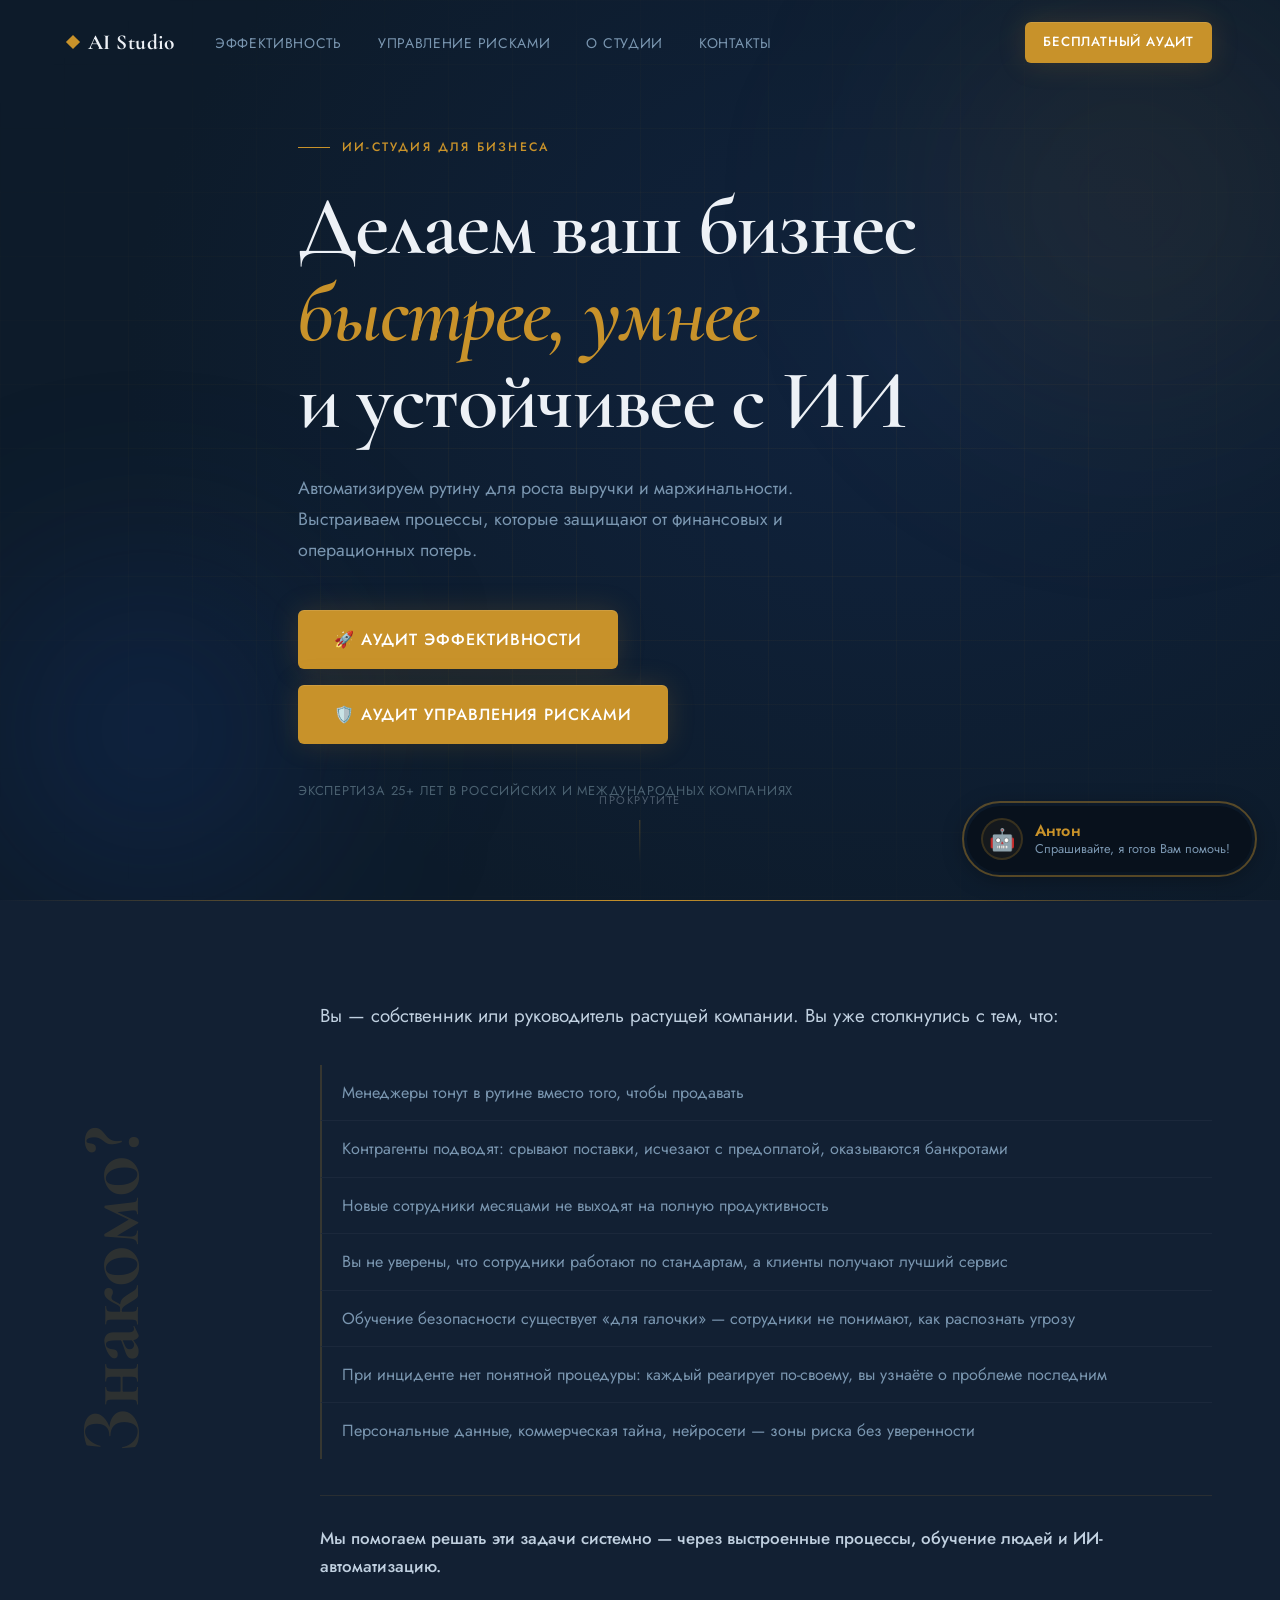
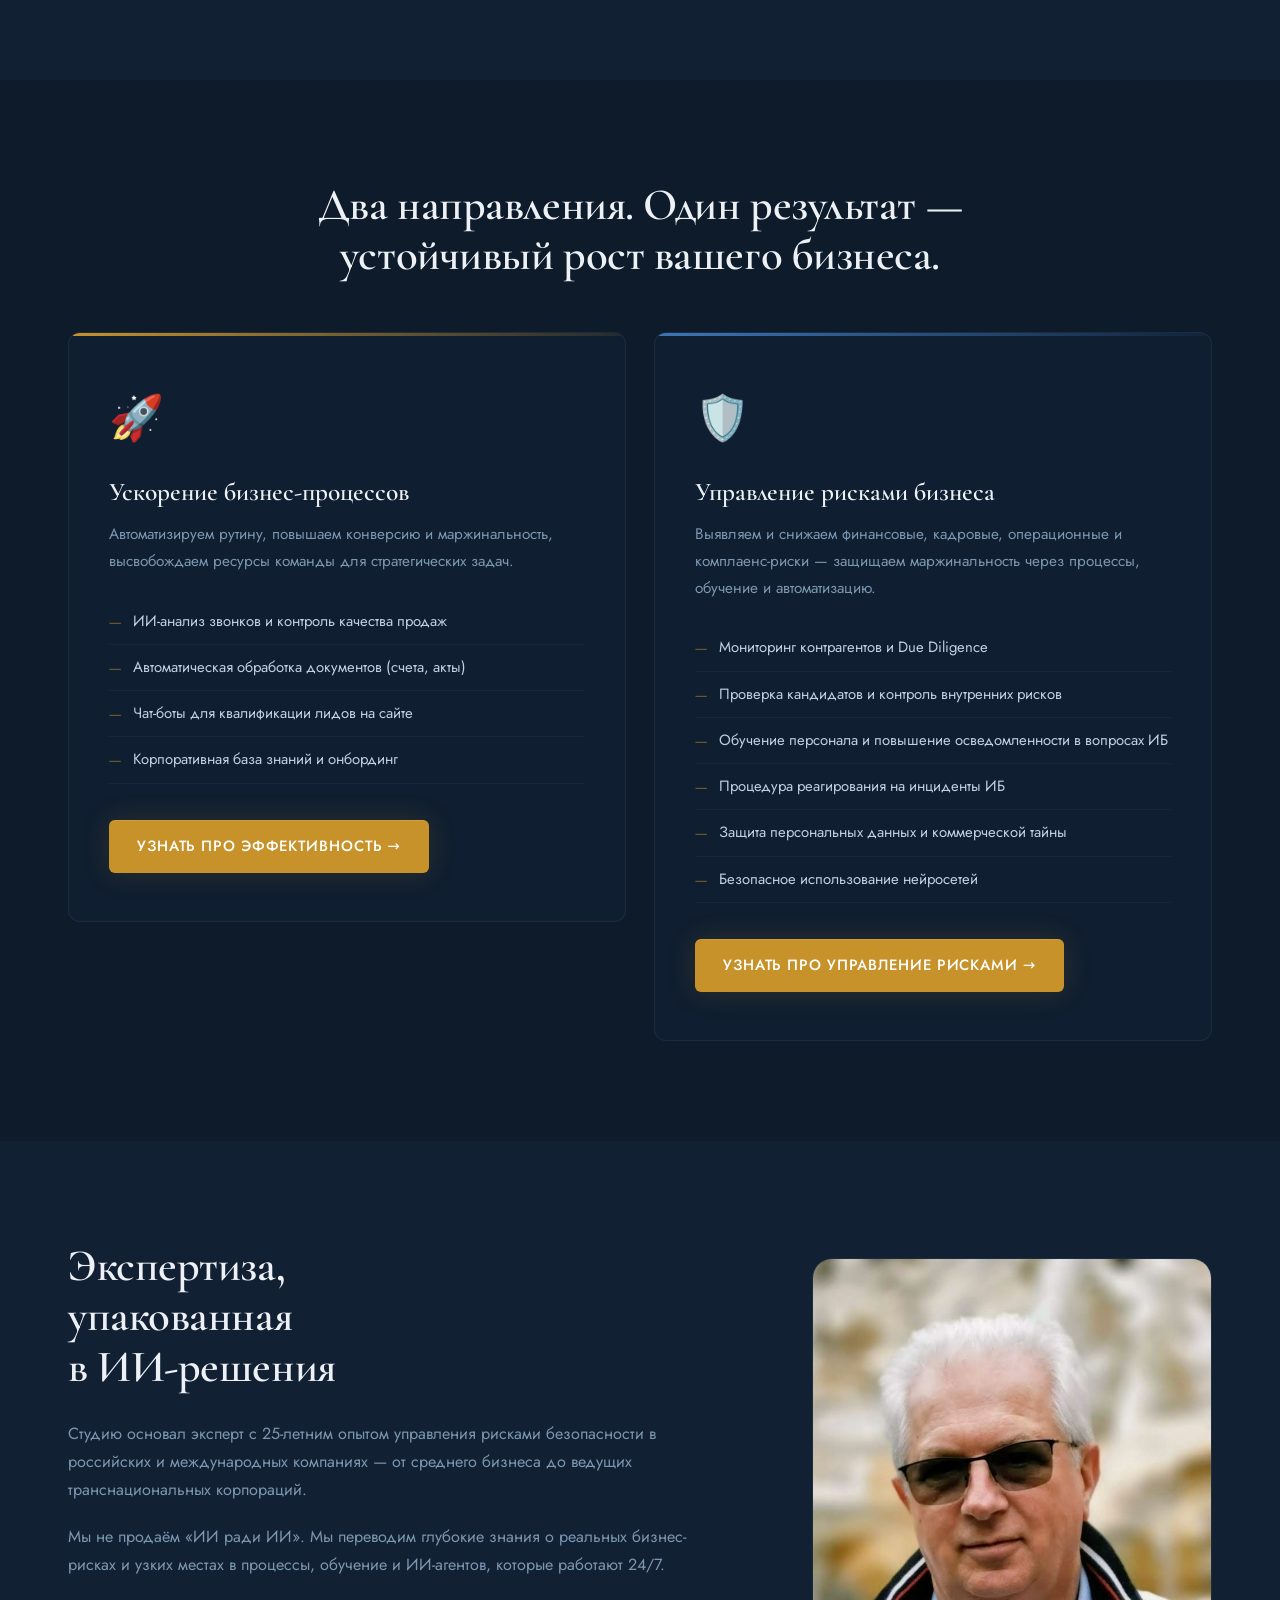
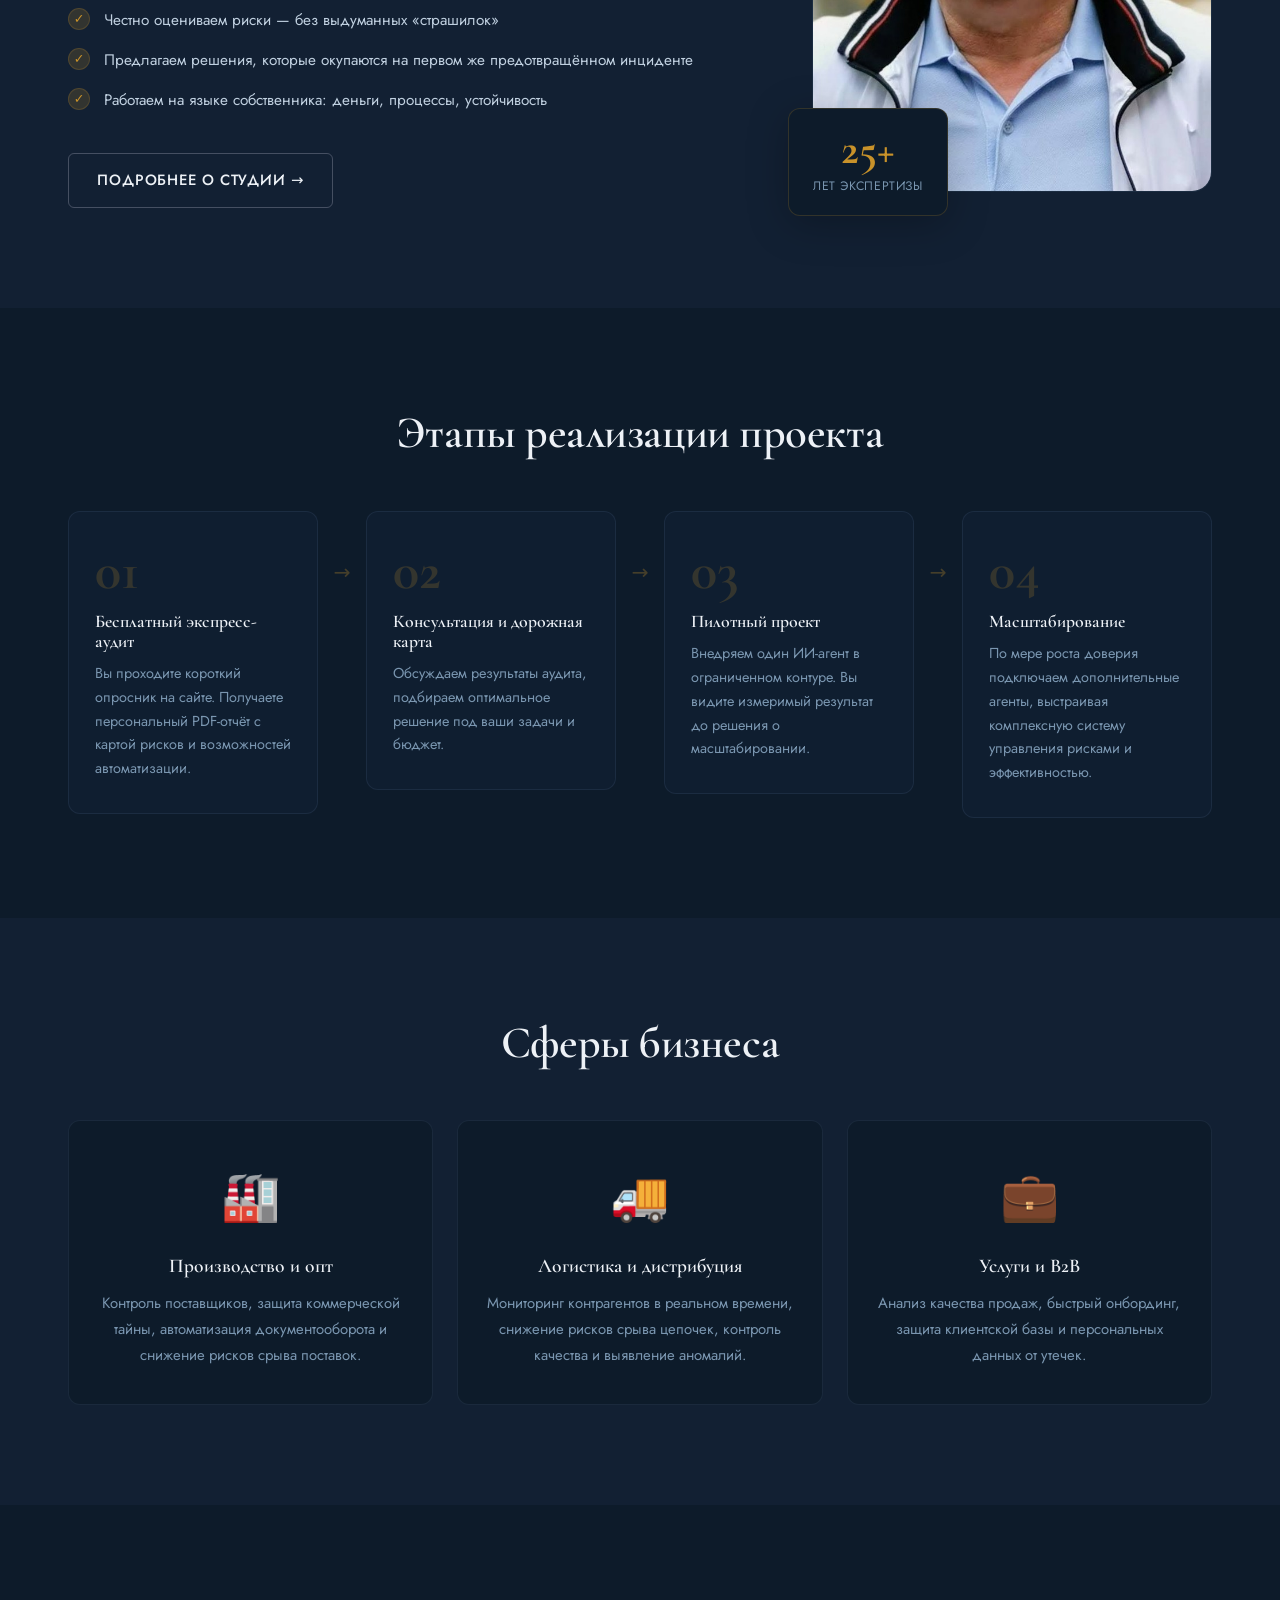
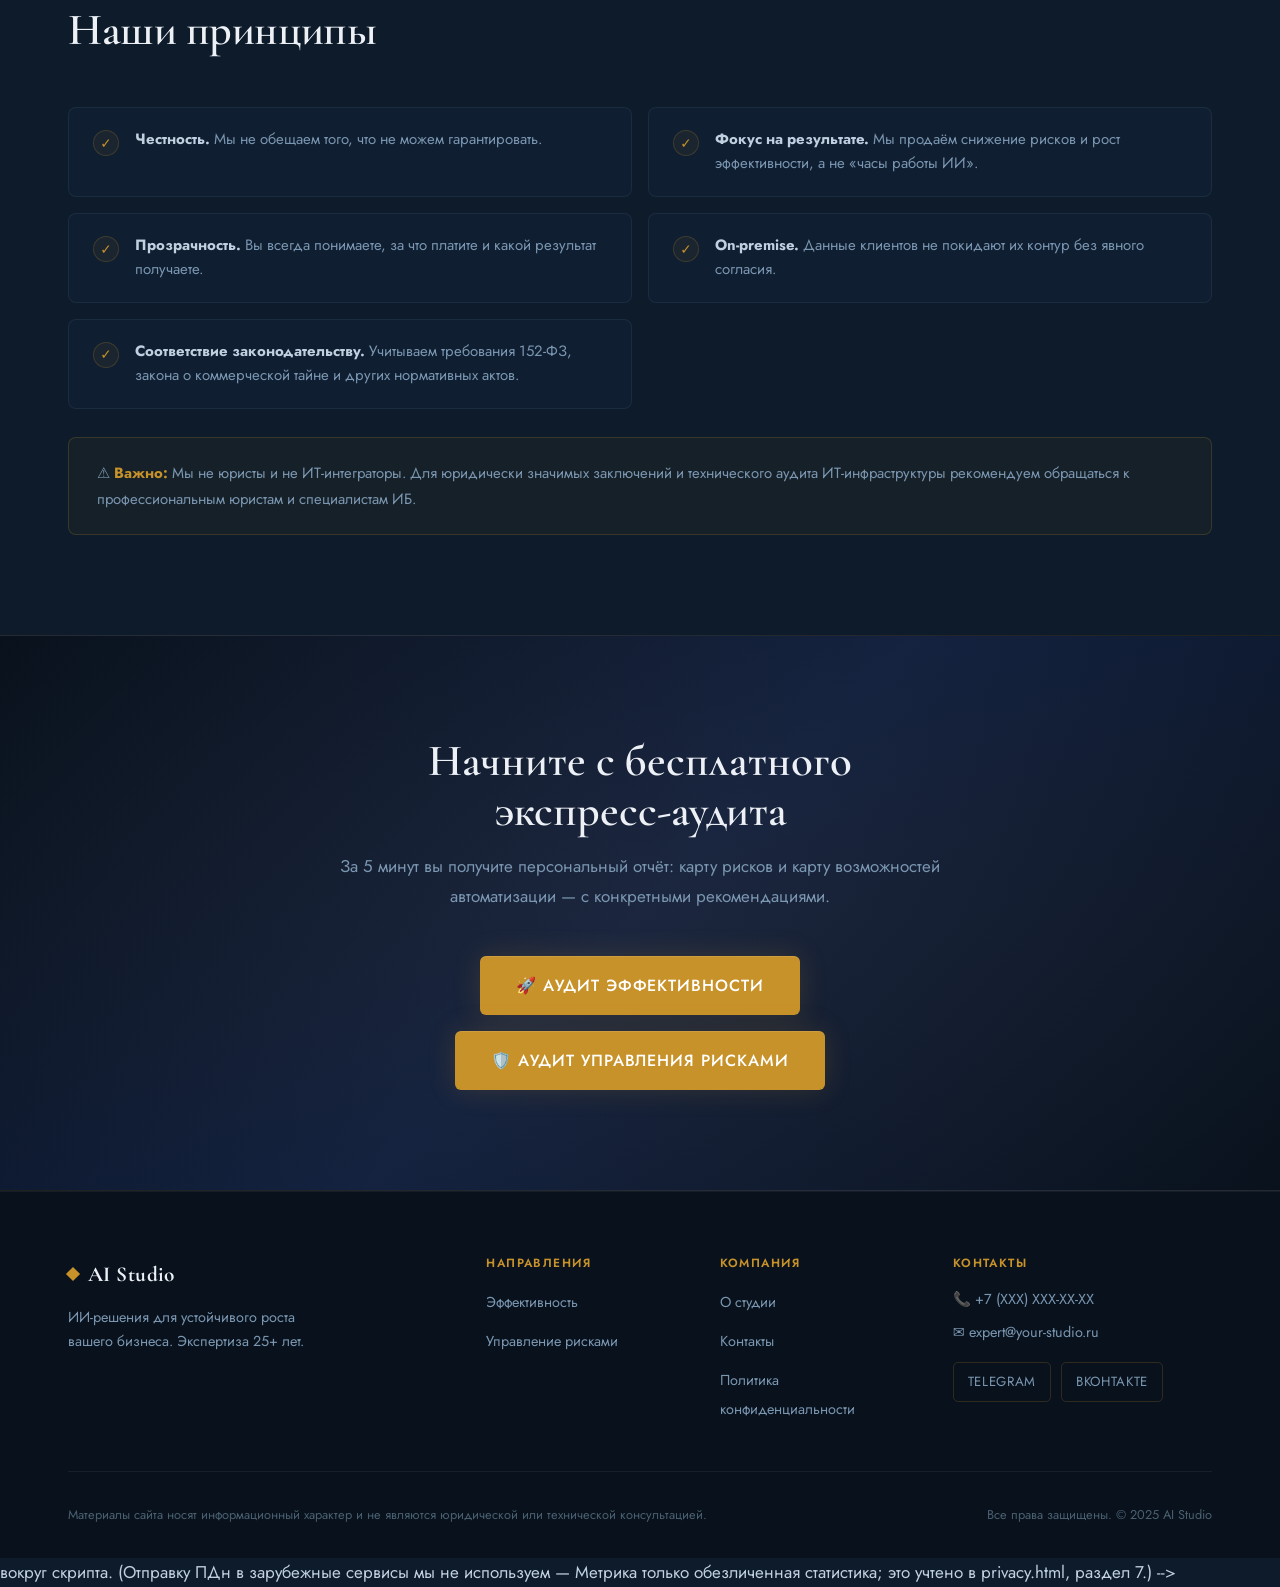
<file: index.html>
<!DOCTYPE html>
<html lang="ru">
<head>
  <meta charset="UTF-8">
  <meta name="viewport" content="width=device-width, initial-scale=1.0">
  <title>ИИ-студия для МСП | Автоматизация процессов и управление рисками</title>
  <meta name="description" content="Автоматизируем бизнес-процессы и снижаем риски с помощью ИИ-агентов. Бесплатный экспресс-аудит за 5 минут. Экспертиза 25+ лет в российских и международных компаниях.">
  <link rel="icon" type="image/png" href="assets/favicon.png">
  <link rel="canonical" href="https://ваш-домен.ru/"> 
  <!-- OpenGraph: карточка сайта при отправке ссылки в Telegram/WhatsApp/ВК.
       После регистрации домена заменить ваш-домен.ru и добавить og:image (картинка 1200x630). -->
  <meta property="og:type" content="website">
  <meta property="og:title" content="ИИ-студия для МСП — Автоматизация процессов и управление рисками">
  <meta property="og:description" content="Автоматизируем бизнес-процессы и снижаем риски с помощью ИИ-агентов. Бесплатный экспресс-аудит за 5 минут. Экспертиза 25+ лет в российских и международных компаниях.">
  <meta property="og:url" content="https://ваш-домен.ru/">
  <meta property="og:site_name" content="AI Studio">
  <meta property="og:locale" content="ru_RU">
  <link rel="stylesheet" href="css/style.css?v=5">
</head>
<body>

<!-- ===== Navigation ===== -->
<nav class="nav" id="nav">
  <div class="container nav__inner">
    <a href="index.html" class="nav__logo">
      <span class="nav__logo-diamond"></span>
      AI Studio
    </a>
    <ul class="nav__links">
      <li><a href="efficiency.html">Эффективность</a></li>
      <li><a href="security.html">Управление рисками</a></li>
      <li><a href="about.html">О студии</a></li>
      <li><a href="contacts.html">Контакты</a></li>
    </ul>
    <a href="#audit" class="btn btn--amber btn--sm">Бесплатный аудит</a>
    <button class="nav__burger" id="navBurger" aria-label="Меню">
      <span></span><span></span><span></span>
    </button>
  </div>
</nav>

<!-- Mobile menu -->
<div class="nav__mobile" id="navMobile">
  <ul>
    <li><a href="efficiency.html">Эффективность</a></li>
    <li><a href="security.html">Управление рисками</a></li>
    <li><a href="about.html">О студии</a></li>
    <li><a href="contacts.html">Контакты</a></li>
  </ul>
  <div class="nav__mobile-cta">
    <a href="#audit" class="btn btn--amber">Бесплатный аудит</a>
  </div>
</div>

<!-- ===== Hero ===== -->
<section class="hero">
  <div class="hero__bg">
    <div class="hero__grid"></div>
    <div class="hero__orb hero__orb--1"></div>
    <div class="hero__orb hero__orb--2"></div>
  </div>
  <div class="container hero__content">
    <p class="hero__eyebrow reveal">ИИ-студия для бизнеса</p>
    <h1 class="hero__title reveal reveal--d1">
      Делаем ваш бизнес<br>
      <em>быстрее, умнее</em><br>
      и устойчивее с&nbsp;ИИ
    </h1>
    <p class="hero__sub reveal reveal--d2">
      Автоматизируем рутину для роста выручки и маржинальности.<br>
      Выстраиваем процессы, которые защищают от финансовых и операционных потерь.
    </p>
    <div class="hero__cta reveal reveal--d3" id="audit">
      <button class="btn btn--amber btn--lg" onclick="openQuiz('efficiency')">
        🚀 Аудит эффективности
      </button>
      <button class="btn btn--amber btn--lg" onclick="openQuiz('security')">
        🛡️ Аудит управления рисками
      </button>
    </div>
    <p class="hero__meta reveal reveal--d4">Экспертиза 25+ лет в российских и международных компаниях</p>
  </div>
  <div class="hero__scroll">
    <span>Прокрутите</span>
    <div class="hero__scroll-line"></div>
  </div>
</section>

<!-- ===== Pain Points ===== -->
<section class="section pain-points">
  <div class="container">
    <div class="pain-points__inner">
      <div class="pain-points__side-label" aria-hidden="true">Знакомо?</div>
      <div>
        <p class="pain-points__intro">
          Вы — собственник или руководитель растущей компании. Вы уже столкнулись с тем, что:
        </p>
        <ul class="pain-list">
          <li class="pain-item">Менеджеры тонут в рутине вместо того, чтобы продавать</li>
          <li class="pain-item">Контрагенты подводят: срывают поставки, исчезают с предоплатой, оказываются банкротами</li>
          <li class="pain-item">Новые сотрудники месяцами не выходят на полную продуктивность</li>
          <li class="pain-item">Вы не уверены, что сотрудники работают по стандартам, а клиенты получают лучший сервис</li>
          <li class="pain-item">Обучение безопасности существует «для галочки» — сотрудники не понимают, как распознать угрозу</li>
          <li class="pain-item">При инциденте нет понятной процедуры: каждый реагирует по-своему, вы узнаёте о проблеме последним</li>
          <li class="pain-item">Персональные данные, коммерческая тайна, нейросети — зоны риска без уверенности</li>
        </ul>
        <p class="pain-points__outro">
          Мы помогаем решать эти задачи системно — через выстроенные процессы, обучение людей и ИИ-автоматизацию.
        </p>
      </div>
    </div>
  </div>
</section>

<!-- ===== Two Directions ===== -->
<section class="section directions section--dark">
  <div class="container">
    <h2 class="section-title text-center reveal">
      Два направления. Один результат —<br>
      устойчивый рост вашего бизнеса.
    </h2>
    <div class="directions__grid">
      <div class="direction-card direction-card--eff">
        <span class="direction-card__icon">🚀</span>
        <h3>Ускорение бизнес-процессов</h3>
        <p>Автоматизируем рутину, повышаем конверсию и маржинальность, высвобождаем ресурсы команды для стратегических задач.</p>
        <ul>
          <li>ИИ-анализ звонков и контроль качества продаж</li>
          <li>Автоматическая обработка документов (счета, акты)</li>
          <li>Чат-боты для квалификации лидов на сайте</li>
          <li>Корпоративная база знаний и онбординг</li>
        </ul>
        <a href="efficiency.html" class="btn btn--amber">Узнать про эффективность →</a>
      </div>
      <div class="direction-card direction-card--sec">
        <span class="direction-card__icon">🛡️</span>
        <h3>Управление рисками бизнеса</h3>
        <p>Выявляем и снижаем финансовые, кадровые, операционные и комплаенс-риски — защищаем маржинальность через процессы, обучение и автоматизацию.</p>
        <ul>
          <li>Мониторинг контрагентов и Due Diligence</li>
          <li>Проверка кандидатов и контроль внутренних рисков</li>
          <li>Обучение персонала и повышение осведомленности в вопросах ИБ</li>
          <li>Процедура реагирования на инциденты ИБ</li>
          <li>Защита персональных данных и коммерческой тайны</li>
          <li>Безопасное использование нейросетей</li>
        </ul>
        <a href="security.html" class="btn btn--amber">Узнать про управление рисками →</a>
      </div>
    </div>
  </div>
</section>

<!-- ===== About Brief ===== -->
<section class="section about-brief">
  <div class="container">
    <div class="about-brief__inner">
      <div class="about-brief__text">
        <h2 class="section-title">Экспертиза,<br>упакованная<br>в ИИ-решения</h2>
        <p>Студию основал эксперт с 25-летним опытом управления рисками безопасности в российских и международных компаниях — от среднего бизнеса до ведущих транснациональных корпораций.</p>
        <p>Мы не продаём «ИИ ради ИИ». Мы переводим глубокие знания о реальных бизнес-рисках и узких местах в процессы, обучение и ИИ-агентов, которые работают 24/7.</p>
        <ul class="check-list">
          <li>
            <span class="check-list__icon">✓</span>
            Честно оцениваем риски — без выдуманных «страшилок»
          </li>
          <li>
            <span class="check-list__icon">✓</span>
            Предлагаем решения, которые окупаются на первом же предотвращённом инциденте
          </li>
          <li>
            <span class="check-list__icon">✓</span>
            Работаем на языке собственника: деньги, процессы, устойчивость
          </li>
        </ul>
        <a href="about.html" class="btn btn--outline">Подробнее о студии →</a>
      </div>
      <div class="about-brief__visual">
        <div class="about-brief__photo-frame">
          <img src="Assets/IMG_20240917_144603~2.jpg" alt="Основатель студии"
               class="about-brief__photo"
               onerror="this.parentElement.innerHTML='<div class=\'about-brief__no-photo\'><span>👤</span><p>Фото основателя</p></div>'">
        </div>
        <div class="about-brief__stat">
          <span class="stat-num">25+</span>
          <span class="stat-label">лет экспертизы</span>
        </div>
      </div>
    </div>
  </div>
</section>

<!-- ===== Process ===== -->
<section class="section section--dark">
  <div class="container">
    <h2 class="section-title text-center reveal">Этапы реализации проекта</h2>
    <div class="process__steps">
      <div class="process__step">
        <div class="process__num">01</div>
        <h3>Бесплатный экспресс-аудит</h3>
        <p>Вы проходите короткий опросник на сайте. Получаете персональный PDF-отчёт с картой рисков и возможностей автоматизации.</p>
      </div>
      <div class="process__arrow">→</div>
      <div class="process__step">
        <div class="process__num">02</div>
        <h3>Консультация и дорожная карта</h3>
        <p>Обсуждаем результаты аудита, подбираем оптимальное решение под ваши задачи и бюджет.</p>
      </div>
      <div class="process__arrow">→</div>
      <div class="process__step">
        <div class="process__num">03</div>
        <h3>Пилотный проект</h3>
        <p>Внедряем один ИИ-агент в ограниченном контуре. Вы видите измеримый результат до решения о масштабировании.</p>
      </div>
      <div class="process__arrow">→</div>
      <div class="process__step">
        <div class="process__num">04</div>
        <h3>Масштабирование</h3>
        <p>По мере роста доверия подключаем дополнительные агенты, выстраивая комплексную систему управления рисками и эффективностью.</p>
      </div>
    </div>
  </div>
</section>

<!-- ===== Audience ===== -->
<section class="section audience">
  <div class="container">
    <h2 class="section-title text-center reveal">Сферы бизнеса</h2>
    <div class="audience__grid">
      <div class="audience-card">
        <span class="audience-card__icon">🏭</span>
        <h3>Производство и опт</h3>
        <p>Контроль поставщиков, защита коммерческой тайны, автоматизация документооборота и снижение рисков срыва поставок.</p>
      </div>
      <div class="audience-card">
        <span class="audience-card__icon">🚚</span>
        <h3>Логистика и дистрибуция</h3>
        <p>Мониторинг контрагентов в реальном времени, снижение рисков срыва цепочек, контроль качества и выявление аномалий.</p>
      </div>
      <div class="audience-card">
        <span class="audience-card__icon">💼</span>
        <h3>Услуги и B2B</h3>
        <p>Анализ качества продаж, быстрый онбординг, защита клиентской базы и персональных данных от утечек.</p>
      </div>
    </div>
  </div>
</section>

<!-- ===== Principles ===== -->
<section class="section section--dark">
  <div class="container">
    <h2 class="section-title reveal">Наши принципы</h2>
    <div class="principles__grid">
      <div class="principle-item">
        <span class="principle-check">✓</span>
        <div><strong>Честность.</strong> Мы не обещаем того, что не можем гарантировать.</div>
      </div>
      <div class="principle-item">
        <span class="principle-check">✓</span>
        <div><strong>Фокус на результате.</strong> Мы продаём снижение рисков и рост эффективности, а не «часы работы ИИ».</div>
      </div>
      <div class="principle-item">
        <span class="principle-check">✓</span>
        <div><strong>Прозрачность.</strong> Вы всегда понимаете, за что платите и какой результат получаете.</div>
      </div>
      <div class="principle-item">
        <span class="principle-check">✓</span>
        <div><strong>On-premise.</strong> Данные клиентов не покидают их контур без явного согласия.</div>
      </div>
      <div class="principle-item">
        <span class="principle-check">✓</span>
        <div><strong>Соответствие законодательству.</strong> Учитываем требования 152-ФЗ, закона о коммерческой тайне и других нормативных актов.</div>
      </div>
    </div>
    <div class="principles__note">
      ⚠️ <strong>Важно:</strong> Мы не юристы и не ИТ-интеграторы. Для юридически значимых заключений и технического аудита ИТ-инфраструктуры рекомендуем обращаться к профессиональным юристам и специалистам ИБ.
    </div>
  </div>
</section>

<!-- ===== CTA Block ===== -->
<section class="section cta-block">
  <div class="container">
    <div class="cta-block__inner">
      <h2 class="reveal">Начните с бесплатного<br>экспресс-аудита</h2>
      <p class="reveal reveal--d1">
        За 5 минут вы получите персональный отчёт: карту рисков и карту возможностей автоматизации — с конкретными рекомендациями.
      </p>
      <div class="cta-block__buttons reveal reveal--d2">
        <button class="btn btn--amber btn--lg" onclick="openQuiz('efficiency')">
          🚀 Аудит эффективности
        </button>
        <button class="btn btn--amber btn--lg" onclick="openQuiz('security')">
          🛡️ Аудит управления рисками
        </button>
      </div>
    </div>
  </div>
</section>

<!-- ===== Footer ===== -->
<footer class="footer">
  <div class="container">
    <div class="footer__inner">
      <div class="footer__brand">
        <a href="index.html" class="nav__logo">
          <span class="nav__logo-diamond"></span>
          AI Studio
        </a>
        <p>ИИ-решения для устойчивого роста вашего бизнеса. Экспертиза 25+ лет.</p>
      </div>
      <div class="footer__col">
        <h4>Направления</h4>
        <ul>
          <li><a href="efficiency.html">Эффективность</a></li>
          <li><a href="security.html">Управление рисками</a></li>
        </ul>
      </div>
      <div class="footer__col">
        <h4>Компания</h4>
        <ul>
          <li><a href="about.html">О студии</a></li>
          <li><a href="contacts.html">Контакты</a></li>
          <li><a href="privacy.html">Политика конфиденциальности</a></li>
        </ul>
      </div>
      <div class="footer__col footer__contacts">
        <h4>Контакты</h4>
        <p>📞 +7 (XXX) XXX-XX-XX</p>
        <p>✉️ expert@your-studio.ru</p>
        <div class="footer__social">
          <a href="https://t.me/your_studio" target="_blank" rel="noopener">Telegram</a>
          <a href="https://vk.com/your_studio" target="_blank" rel="noopener">ВКонтакте</a>
        </div>
      </div>
    </div>
    <div class="footer__bottom">
      <p class="footer__disclaimer">
        Материалы сайта носят информационный характер и не являются юридической или технической консультацией.
      </p>
      <p class="footer__copy">Все права защищены. © 2025 AI Studio</p>
    </div>
  </div>
</footer>

<!-- Quiz Modal -->
<div class="quiz-modal" id="quizModal"></div>

<!-- Chatbot Widget -->
<div class="chatbot" id="chatbot">
  <button class="chatbot__toggle" id="chatbotToggle" aria-label="Открыть чат с Антоном">
    <span class="chatbot__pulse"></span>
    <div class="chatbot__toggle-inner">
      <div class="chatbot__bot-avatar">🤖</div>
      <div class="chatbot__toggle-text">
        <strong>Антон</strong>
        <span>Спрашивайте, я готов Вам помочь!</span>
      </div>
    </div>
    <span class="chatbot__icon--close">✕</span>
  </button>
  <div class="chatbot__window">
    <div class="chatbot__header">
      <div class="chatbot__avatar">А</div>
      <div class="chatbot__meta">
        <div class="chatbot__name">Антон</div>
        <div class="chatbot__status">● Онлайн</div>
      </div>
      <button class="chatbot__x" onclick="toggleChatbot()">✕</button>
    </div>
    <div class="chatbot__messages" id="chatbotMessages">
      <div class="chat-msg chat-msg--bot">
        <div class="chat-bubble">Привет! Я помогу разобраться, какое решение подойдёт вашему бизнесу. Расскажите, с какой задачей вы столкнулись?</div>
      </div>
    </div>
    <div class="chatbot__input-row">
      <input type="text" class="chatbot__input" id="chatbotInput" placeholder="Написать сообщение…">
      <button class="chatbot__send" onclick="sendChat()">→</button>
    </div>
  </div>
</div>

<script src="js/main.js?v=5"></script>

<!-- Яндекс.Метрика: подключить после размещения сайта в интернете.
     1) создать счётчик на metrika.yandex.ru  2) вписать его ID ниже (3 раза XXXXXXXX)
     3) убрать <!-- и -->  вокруг скрипта.
     (Отправку ПДн в зарубежные сервисы мы не используем — Метрика только
      обезличенная статистика; это учтено в privacy.html, раздел 7.) -->
<!-- <script>
  (function(m,e,t,r,i,k,a){m[i]=m[i]||function(){(m[i].a=m[i].a||[]).push(arguments)};
  m[i].l=1*new Date();k=e.createElement(t),a=e.getElementsByTagName(t)[0],k.async=1,k.src=r,a.parentNode.insertBefore(k,a)})
  (window, document, "script", "https://mc.yandex.ru/metrika/tag.js", "ym");
  ym(XXXXXXXX, "init", { clickmap:true, trackLinks:true, accurateTrackBounce:true, webvisor:false });
</script>
<noscript><div><img src="https://mc.yandex.ru/watch/XXXXXXXX" style="position:absolute; left:-9999px;" alt=""></div></noscript> -->
</body>
</html>
</file>
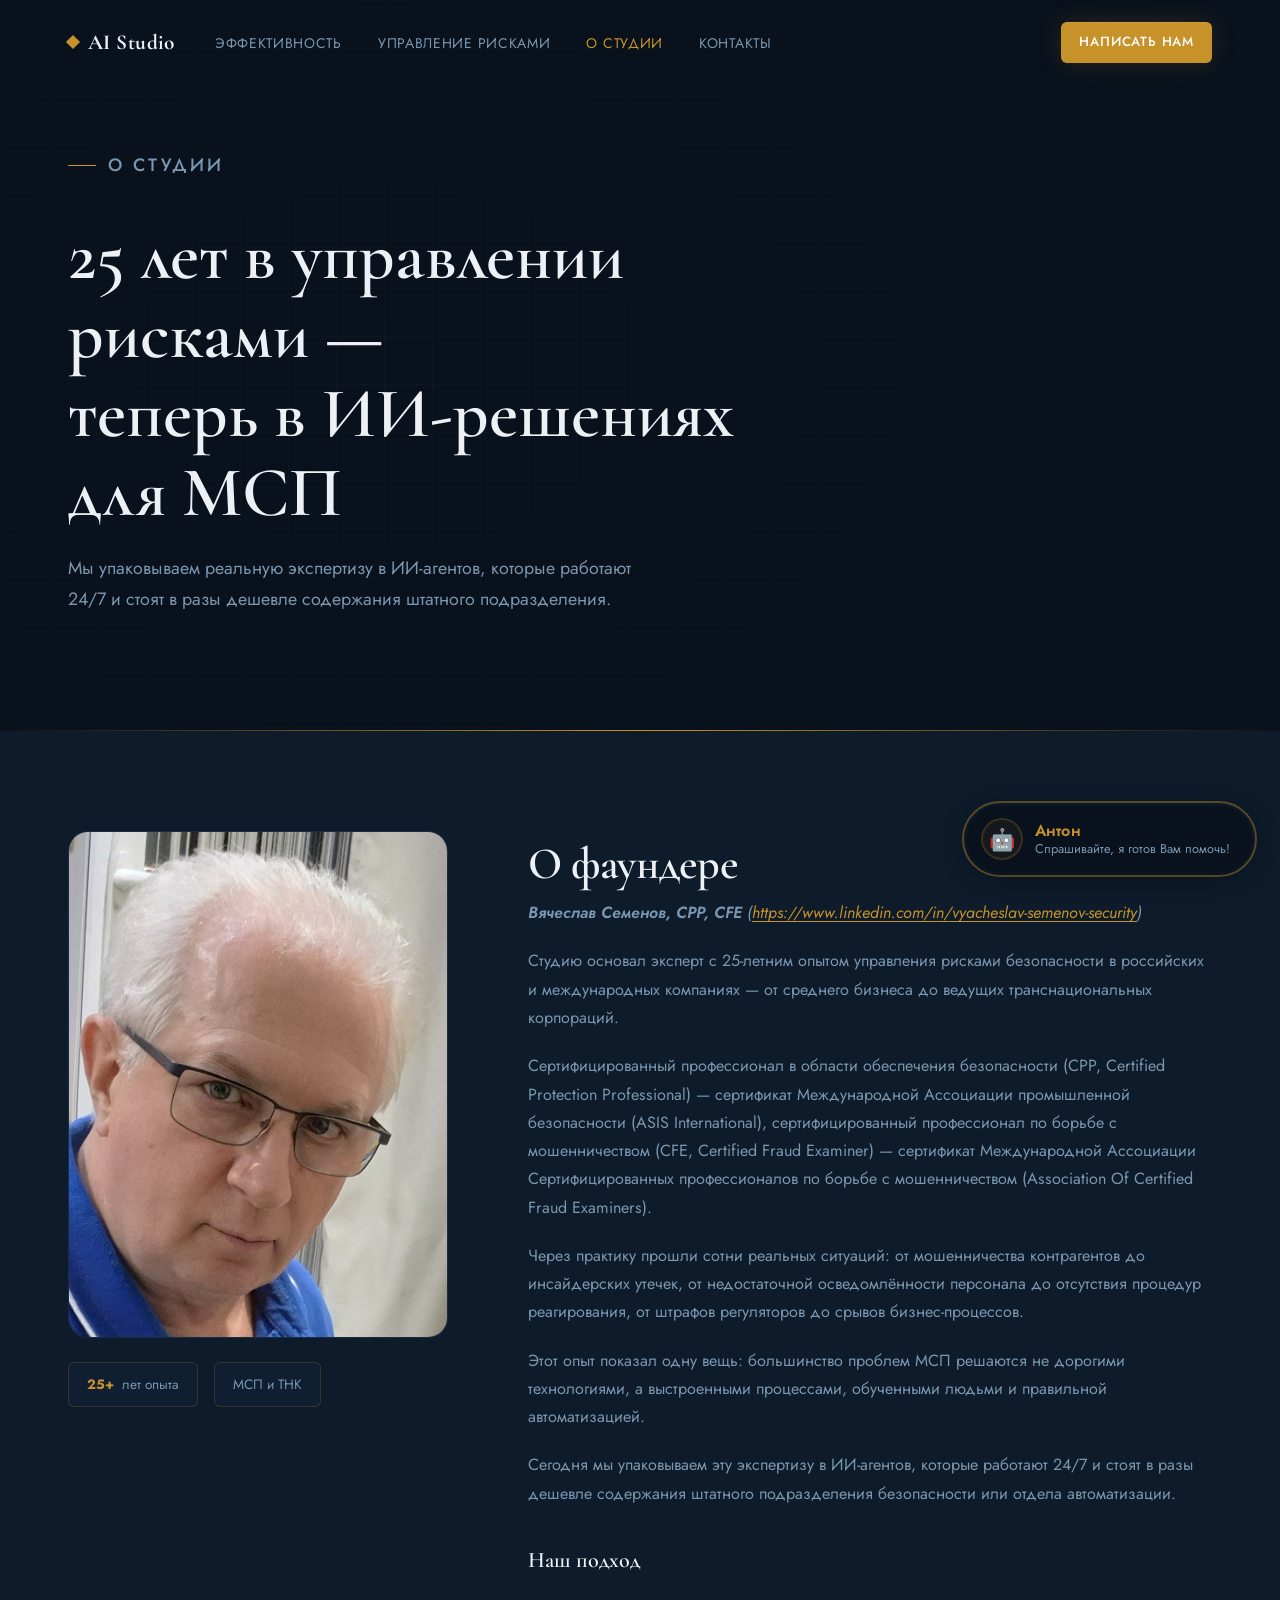
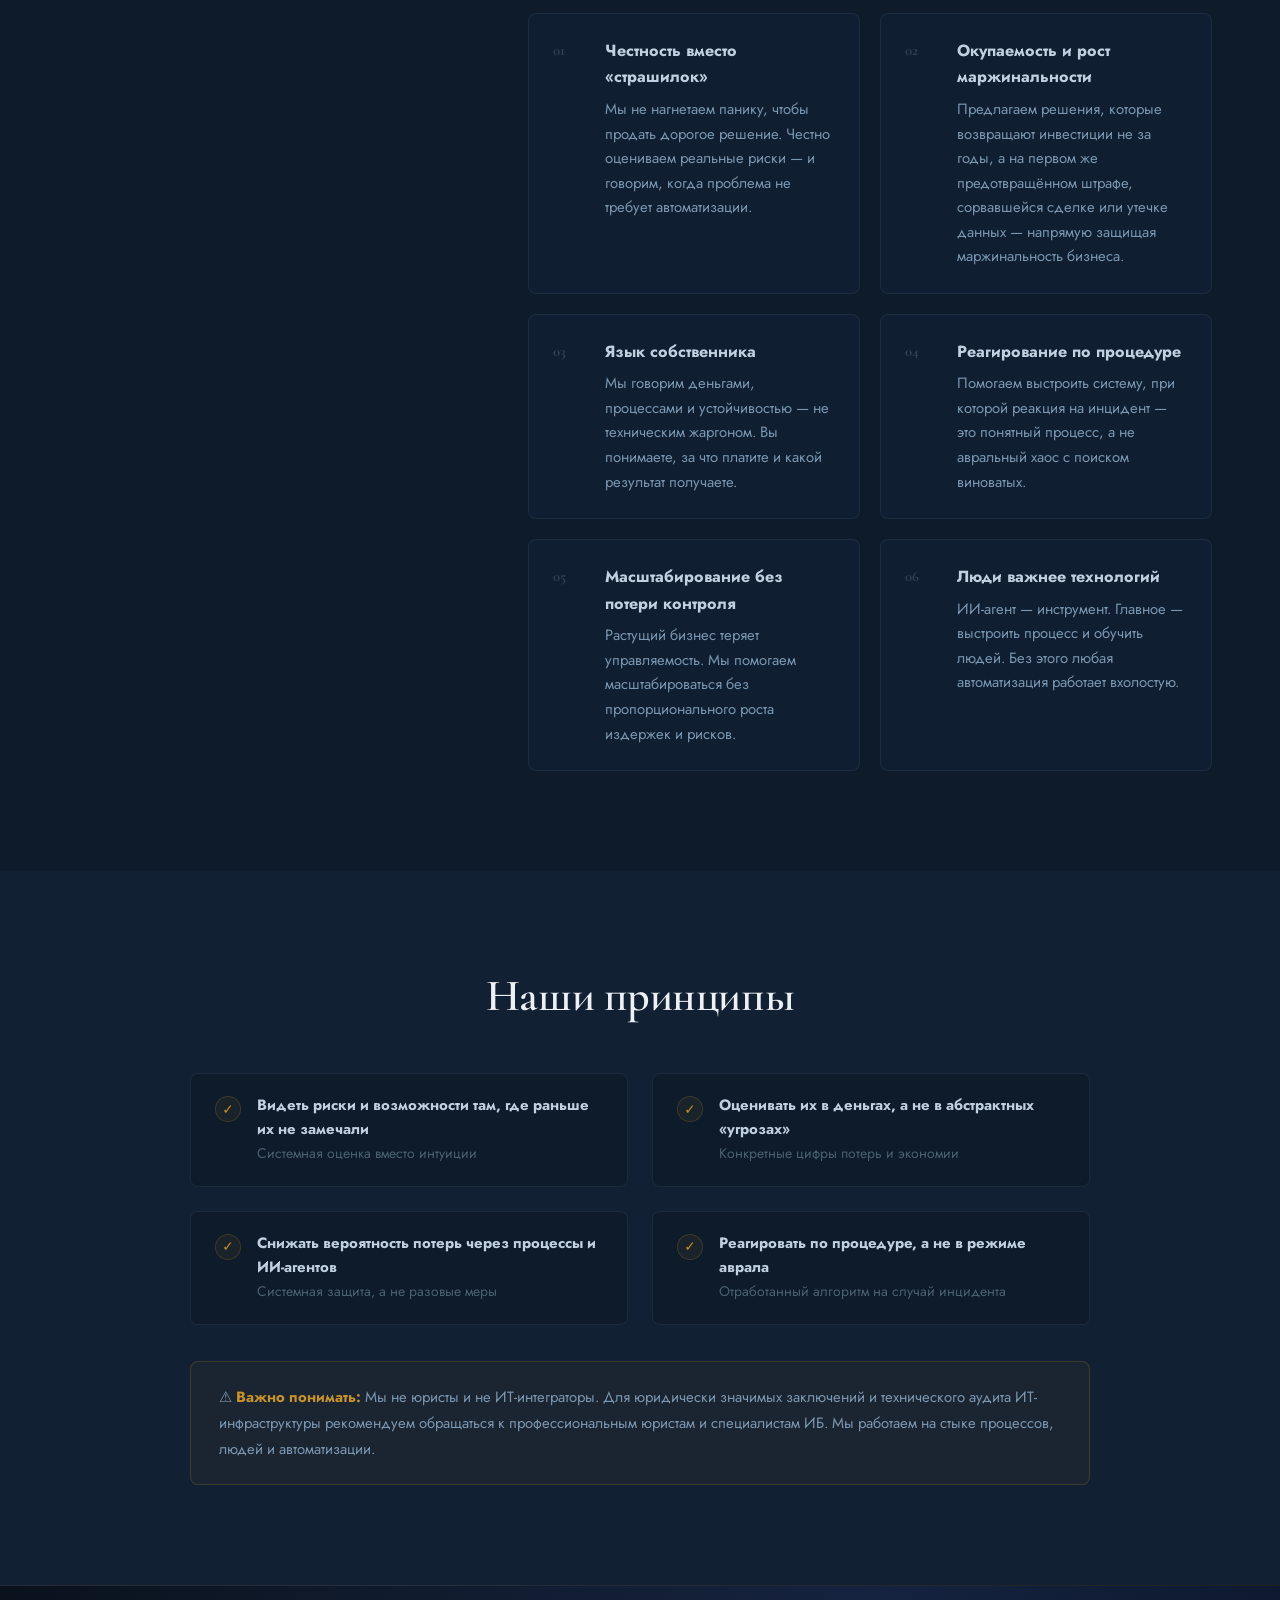
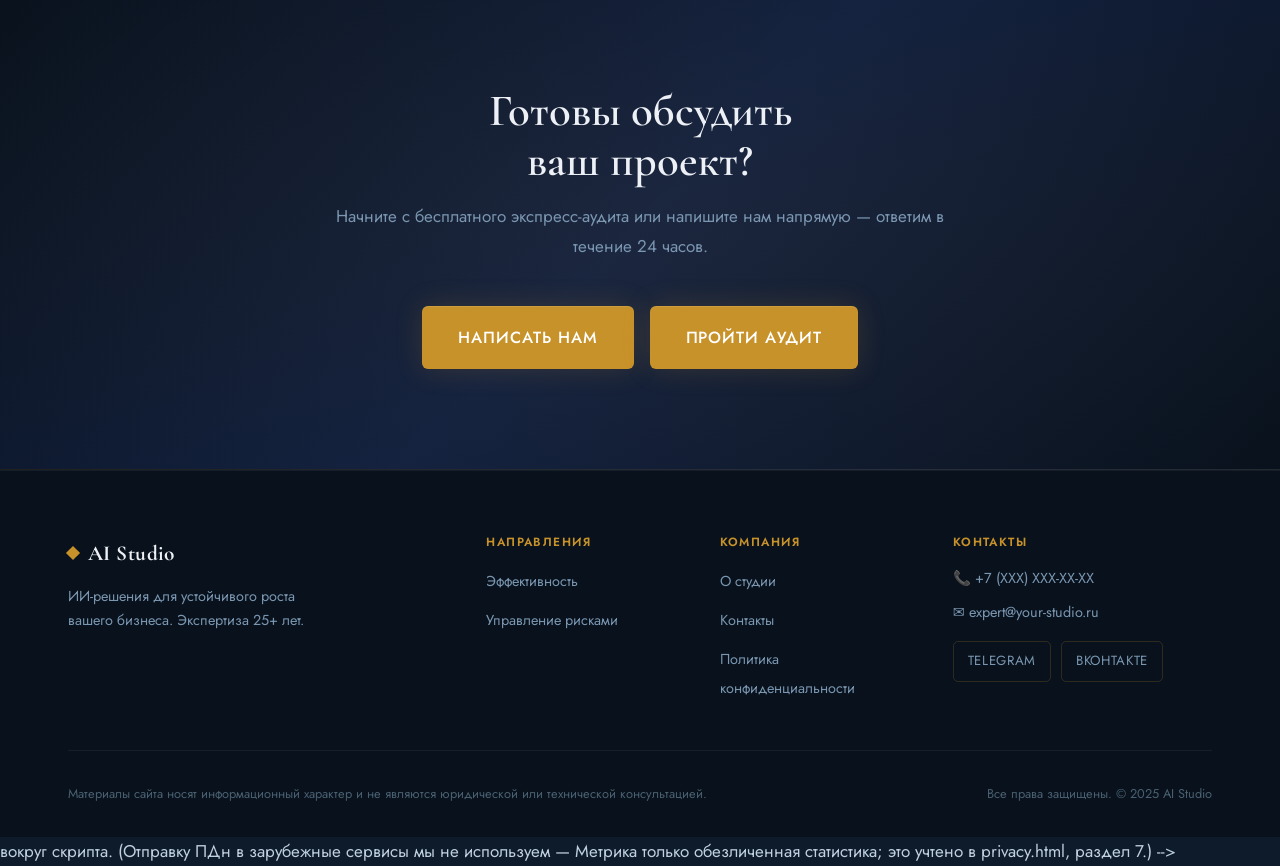
<file: about.html>
<!DOCTYPE html>
<html lang="ru">
<head>
  <meta charset="UTF-8">
  <meta name="viewport" content="width=device-width, initial-scale=1.0">
  <title>О студии | AI Studio</title>
  <meta name="description" content="25 лет в управлении рисками безопасности — теперь в ИИ-решениях для МСП. История, экспертиза и подход AI Studio.">
  <link rel="icon" type="image/png" href="assets/favicon.png">
  <link rel="canonical" href="https://ваш-домен.ru/about.html"> 
  <!-- OpenGraph: карточка сайта при отправке ссылки в Telegram/WhatsApp/ВК.
       После регистрации домена заменить ваш-домен.ru и добавить og:image (картинка 1200x630). -->
  <meta property="og:type" content="website">
  <meta property="og:title" content="О студии — AI Studio">
  <meta property="og:description" content="25 лет в управлении рисками безопасности — теперь в ИИ-решениях для МСП. История, экспертиза и подход AI Studio.">
  <meta property="og:url" content="https://ваш-домен.ru/about.html">
  <meta property="og:site_name" content="AI Studio">
  <meta property="og:locale" content="ru_RU">
  <link rel="stylesheet" href="css/style.css?v=5">
</head>
<body>

<!-- Navigation -->
<nav class="nav" id="nav">
  <div class="container nav__inner">
    <a href="index.html" class="nav__logo">
      <span class="nav__logo-diamond"></span>
      AI Studio
    </a>
    <ul class="nav__links">
      <li><a href="efficiency.html">Эффективность</a></li>
      <li><a href="security.html">Управление рисками</a></li>
      <li><a href="about.html">О студии</a></li>
      <li><a href="contacts.html">Контакты</a></li>
    </ul>
    <a href="contacts.html" class="btn btn--amber btn--sm">Написать нам</a>
    <button class="nav__burger" id="navBurger" aria-label="Меню">
      <span></span><span></span><span></span>
    </button>
  </div>
</nav>
<div class="nav__mobile" id="navMobile">
  <ul>
    <li><a href="efficiency.html">Эффективность</a></li>
    <li><a href="security.html">Управление рисками</a></li>
    <li><a href="about.html">О студии</a></li>
    <li><a href="contacts.html">Контакты</a></li>
  </ul>
  <div class="nav__mobile-cta">
    <a href="contacts.html" class="btn btn--amber">Написать нам</a>
  </div>
</div>

<!-- Page Hero -->
<section class="page-hero">
  <div class="page-hero__grid"></div>
  <div class="container">
    <p class="page-hero__label reveal">О студии</p>
    <h1 class="reveal reveal--d1">25 лет в управлении рисками —<br>теперь в ИИ-решениях для МСП</h1>
    <p class="reveal reveal--d2">Мы упаковываем реальную экспертизу в ИИ-агентов, которые работают 24/7 и стоят в разы дешевле содержания штатного подразделения.</p>
  </div>
</section>

<!-- Founder -->
<section class="section section--dark">
  <div class="container">
    <div class="founder__inner">
      <div class="founder__photo-wrap">
        <div class="founder__photo-frame">
          <img src="Assets/20260824_003129.jpg" alt="Основатель AI Studio"
               class="founder__photo"
               onerror="this.parentElement.innerHTML='<div class=\'about-brief__no-photo\'><span>👤</span><p>Фото основателя</p></div>'">
        </div>
        <div class="founder__badge">
          <div class="badge"><strong>25+</strong> лет опыта</div>
          <div class="badge">МСП и ТНК</div>
        </div>
      </div>

      <div class="founder__text">
        <h2 class="section-title">О фаундере</h2>
        <p class="founder__name">Вячеслав Семенов, CPP, CFE <span class="founder__link">(<a href="https://www.linkedin.com/in/vyacheslav-semenov-security" target="_blank" rel="noopener">https://www.linkedin.com/in/vyacheslav-semenov-security</a>)</span></p>
        <p>Студию основал эксперт с 25-летним опытом управления рисками безопасности в российских и международных компаниях — от среднего бизнеса до ведущих транснациональных корпораций.</p>
        <p>Сертифицированный профессионал в области обеспечения безопасности (CPP, Certified Protection Professional) — сертификат Международной Ассоциации промышленной безопасности (ASIS International), сертифицированный профессионал по борьбе с мошенничеством (CFE, Certified Fraud Examiner) — сертификат Международной Ассоциации Сертифицированных профессионалов по борьбе с мошенничеством (Association Of Certified Fraud Examiners).</p>
        <p>Через практику прошли сотни реальных ситуаций: от мошенничества контрагентов до инсайдерских утечек, от недостаточной осведомлённости персонала до отсутствия процедур реагирования, от штрафов регуляторов до срывов бизнес-процессов.</p>
        <p>Этот опыт показал одну вещь: большинство проблем МСП решаются не дорогими технологиями, а выстроенными процессами, обученными людьми и правильной автоматизацией.</p>
        <p>Сегодня мы упаковываем эту экспертизу в ИИ-агентов, которые работают 24/7 и стоят в разы дешевле содержания штатного подразделения безопасности или отдела автоматизации.</p>

        <h3 style="margin:40px 0 24px;font-size:1.3rem">Наш подход</h3>
        <div class="approach-grid">
          <div class="approach-item">
            <div class="approach-item__num">01</div>
            <div>
              <strong>Честность вместо «страшилок»</strong>
              Мы не нагнетаем панику, чтобы продать дорогое решение. Честно оцениваем реальные риски — и говорим, когда проблема не требует автоматизации.
            </div>
          </div>
          <div class="approach-item">
            <div class="approach-item__num">02</div>
            <div>
              <strong>Окупаемость и рост маржинальности</strong>
              Предлагаем решения, которые возвращают инвестиции не за годы, а на первом же предотвращённом штрафе, сорвавшейся сделке или утечке данных — напрямую защищая маржинальность бизнеса.
            </div>
          </div>
          <div class="approach-item">
            <div class="approach-item__num">03</div>
            <div>
              <strong>Язык собственника</strong>
              Мы говорим деньгами, процессами и устойчивостью — не техническим жаргоном. Вы понимаете, за что платите и какой результат получаете.
            </div>
          </div>
          <div class="approach-item">
            <div class="approach-item__num">04</div>
            <div>
              <strong>Реагирование по процедуре</strong>
              Помогаем выстроить систему, при которой реакция на инцидент — это понятный процесс, а не авральный хаос с поиском виноватых.
            </div>
          </div>
          <div class="approach-item">
            <div class="approach-item__num">05</div>
            <div>
              <strong>Масштабирование без потери контроля</strong>
              Растущий бизнес теряет управляемость. Мы помогаем масштабироваться без пропорционального роста издержек и рисков.
            </div>
          </div>
          <div class="approach-item">
            <div class="approach-item__num">06</div>
            <div>
              <strong>Люди важнее технологий</strong>
              ИИ-агент — инструмент. Главное — выстроить процесс и обучить людей. Без этого любая автоматизация работает вхолостую.
            </div>
          </div>
        </div>
      </div>
    </div>
  </div>
</section>

<!-- What we are NOT -->
<section class="section section--mid">
  <div class="container">
    <h2 class="section-title text-center">Наши принципы</h2>
    <div style="display:grid;grid-template-columns:1fr 1fr;gap:24px;max-width:900px;margin:0 auto">
      <div class="principle-item" style="background:var(--navy)">
        <span class="principle-check">✓</span>
        <div>
          <strong>Видеть риски и возможности там, где раньше их не замечали</strong>
          <br><span style="color:var(--muted-dark);font-size:0.82rem">Системная оценка вместо интуиции</span>
        </div>
      </div>
      <div class="principle-item" style="background:var(--navy)">
        <span class="principle-check">✓</span>
        <div>
          <strong>Оценивать их в деньгах, а не в абстрактных «угрозах»</strong>
          <br><span style="color:var(--muted-dark);font-size:0.82rem">Конкретные цифры потерь и экономии</span>
        </div>
      </div>
      <div class="principle-item" style="background:var(--navy)">
        <span class="principle-check">✓</span>
        <div>
          <strong>Снижать вероятность потерь через процессы и ИИ-агентов</strong>
          <br><span style="color:var(--muted-dark);font-size:0.82rem">Системная защита, а не разовые меры</span>
        </div>
      </div>
      <div class="principle-item" style="background:var(--navy)">
        <span class="principle-check">✓</span>
        <div>
          <strong>Реагировать по процедуре, а не в режиме аврала</strong>
          <br><span style="color:var(--muted-dark);font-size:0.82rem">Отработанный алгоритм на случай инцидента</span>
        </div>
      </div>
    </div>

    <div class="principles__note" style="max-width:900px;margin:36px auto 0">
      ⚠️ <strong>Важно понимать:</strong> Мы не юристы и не ИТ-интеграторы. Для юридически значимых заключений и технического аудита ИТ-инфраструктуры рекомендуем обращаться к профессиональным юристам и специалистам ИБ. Мы работаем на стыке процессов, людей и автоматизации.
    </div>
  </div>
</section>

<!-- CTA -->
<section class="section cta-block">
  <div class="container">
    <div class="cta-block__inner">
      <h2 class="reveal">Готовы обсудить<br>ваш проект?</h2>
      <p class="reveal reveal--d1">Начните с бесплатного экспресс-аудита или напишите нам напрямую — ответим в течение 24 часов.</p>
      <div class="cta-block__buttons reveal reveal--d2">
        <a href="contacts.html" class="btn btn--amber btn--lg">Написать нам</a>
        <button class="btn btn--amber btn--lg" onclick="openQuiz('efficiency')">Пройти аудит</button>
      </div>
    </div>
  </div>
</section>

<!-- Footer -->
<footer class="footer">
  <div class="container">
    <div class="footer__inner">
      <div class="footer__brand">
        <a href="index.html" class="nav__logo"><span class="nav__logo-diamond"></span>AI Studio</a>
        <p>ИИ-решения для устойчивого роста вашего бизнеса. Экспертиза 25+ лет.</p>
      </div>
      <div class="footer__col">
        <h4>Направления</h4>
        <ul>
          <li><a href="efficiency.html">Эффективность</a></li>
          <li><a href="security.html">Управление рисками</a></li>
        </ul>
      </div>
      <div class="footer__col">
        <h4>Компания</h4>
        <ul>
          <li><a href="about.html">О студии</a></li>
          <li><a href="contacts.html">Контакты</a></li>
          <li><a href="privacy.html">Политика конфиденциальности</a></li>
        </ul>
      </div>
      <div class="footer__col footer__contacts">
        <h4>Контакты</h4>
        <p>📞 +7 (XXX) XXX-XX-XX</p>
        <p>✉️ expert@your-studio.ru</p>
        <div class="footer__social">
          <a href="https://t.me/your_studio" target="_blank" rel="noopener">Telegram</a>
          <a href="https://vk.com/your_studio" target="_blank" rel="noopener">ВКонтакте</a>
        </div>
      </div>
    </div>
    <div class="footer__bottom">
      <p class="footer__disclaimer">Материалы сайта носят информационный характер и не являются юридической или технической консультацией.</p>
      <p class="footer__copy">Все права защищены. © 2025 AI Studio</p>
    </div>
  </div>
</footer>

<div class="quiz-modal" id="quizModal"></div>

<div class="chatbot" id="chatbot">
  <button class="chatbot__toggle" id="chatbotToggle" aria-label="Открыть чат с Антоном">
    <span class="chatbot__pulse"></span>
    <div class="chatbot__toggle-inner">
      <div class="chatbot__bot-avatar">🤖</div>
      <div class="chatbot__toggle-text">
        <strong>Антон</strong>
        <span>Спрашивайте, я готов Вам помочь!</span>
      </div>
    </div>
    <span class="chatbot__icon--close">✕</span>
  </button>
  <div class="chatbot__window">
    <div class="chatbot__header">
      <div class="chatbot__avatar">А</div>
      <div class="chatbot__meta">
        <div class="chatbot__name">Антон</div>
        <div class="chatbot__status">● Онлайн</div>
      </div>
      <button class="chatbot__x" onclick="toggleChatbot()">✕</button>
    </div>
    <div class="chatbot__messages" id="chatbotMessages">
      <div class="chat-msg chat-msg--bot">
        <div class="chat-bubble">Привет! Хотите узнать больше о нашем подходе или обсудить конкретную задачу вашего бизнеса?</div>
      </div>
    </div>
    <div class="chatbot__input-row">
      <input type="text" class="chatbot__input" id="chatbotInput" placeholder="Написать сообщение…">
      <button class="chatbot__send" onclick="sendChat()">→</button>
    </div>
  </div>
</div>

<script src="js/main.js?v=5"></script>

<!-- Яндекс.Метрика: подключить после размещения сайта в интернете.
     1) создать счётчик на metrika.yandex.ru  2) вписать его ID ниже (3 раза XXXXXXXX)
     3) убрать <!-- и -->  вокруг скрипта.
     (Отправку ПДн в зарубежные сервисы мы не используем — Метрика только
      обезличенная статистика; это учтено в privacy.html, раздел 7.) -->
<!-- <script>
  (function(m,e,t,r,i,k,a){m[i]=m[i]||function(){(m[i].a=m[i].a||[]).push(arguments)};
  m[i].l=1*new Date();k=e.createElement(t),a=e.getElementsByTagName(t)[0],k.async=1,k.src=r,a.parentNode.insertBefore(k,a)})
  (window, document, "script", "https://mc.yandex.ru/metrika/tag.js", "ym");
  ym(XXXXXXXX, "init", { clickmap:true, trackLinks:true, accurateTrackBounce:true, webvisor:false });
</script>
<noscript><div><img src="https://mc.yandex.ru/watch/XXXXXXXX" style="position:absolute; left:-9999px;" alt=""></div></noscript> -->
</body>
</html>
</file>
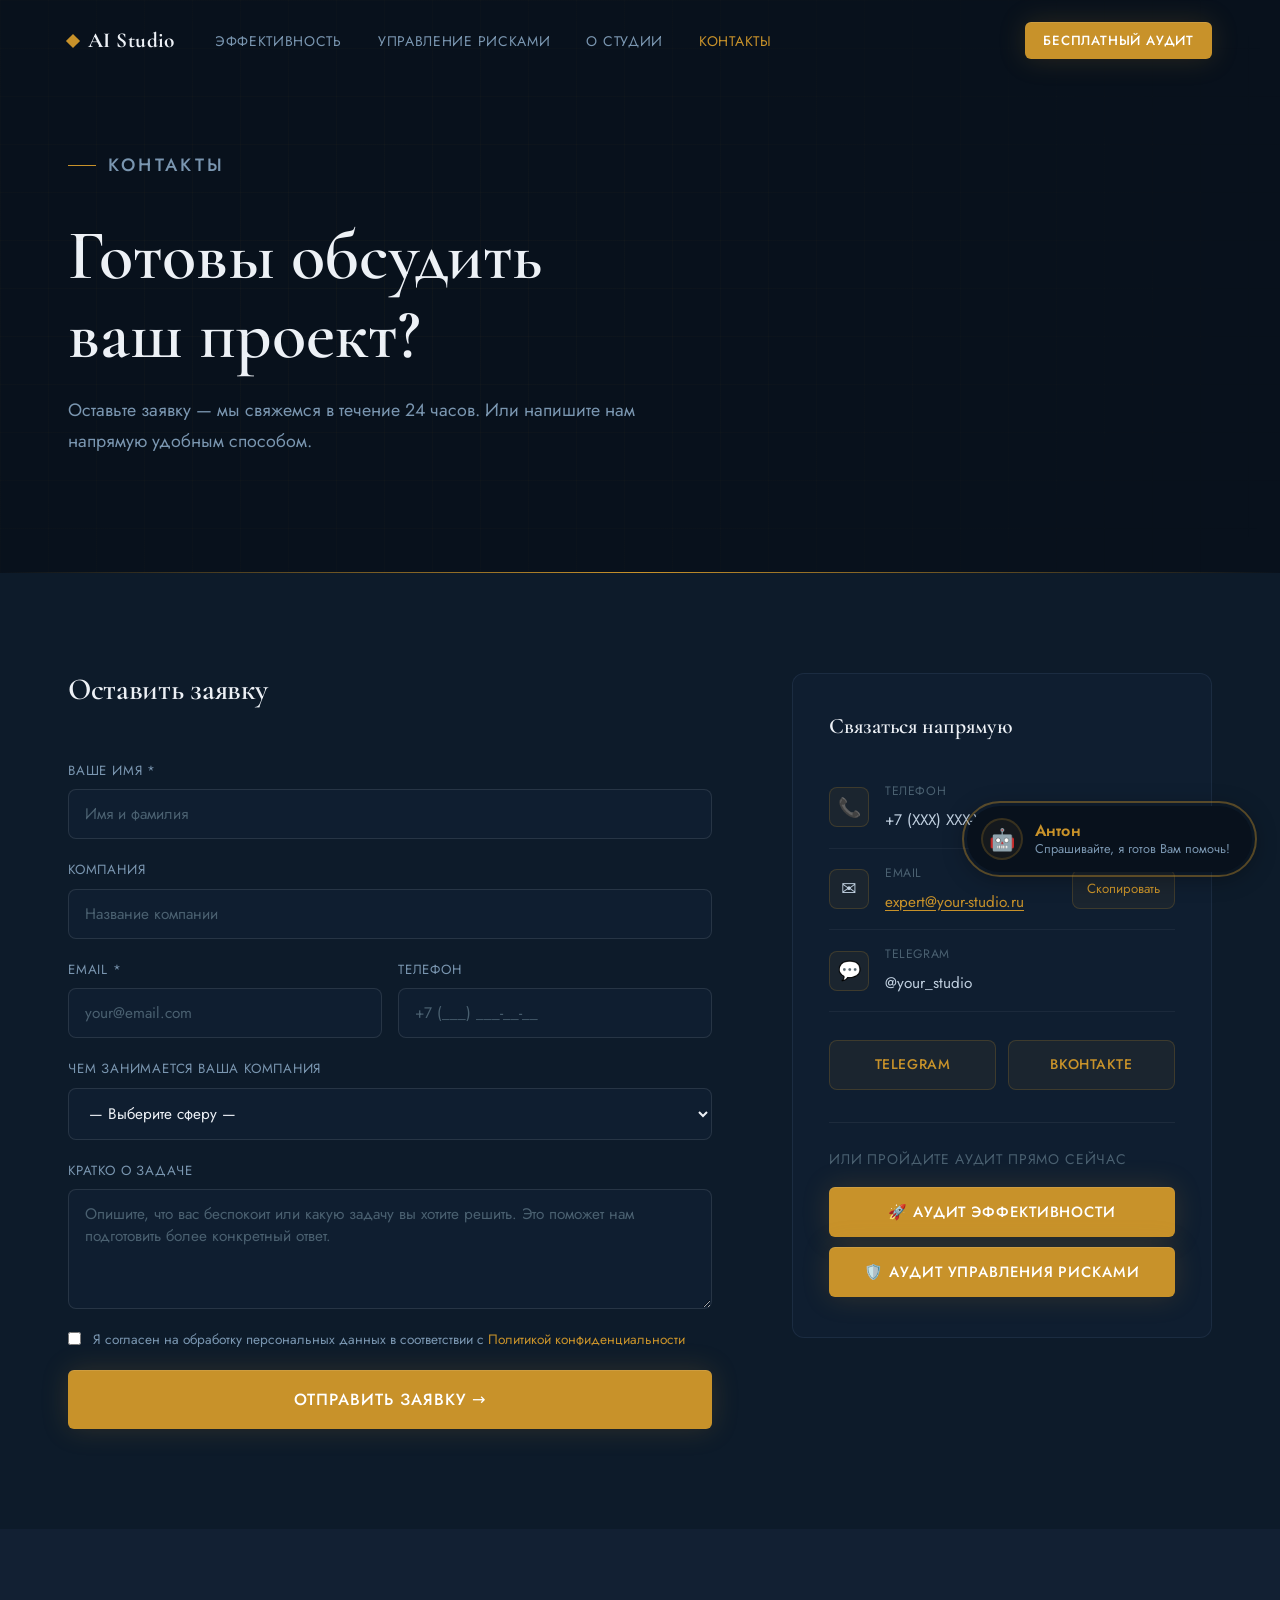
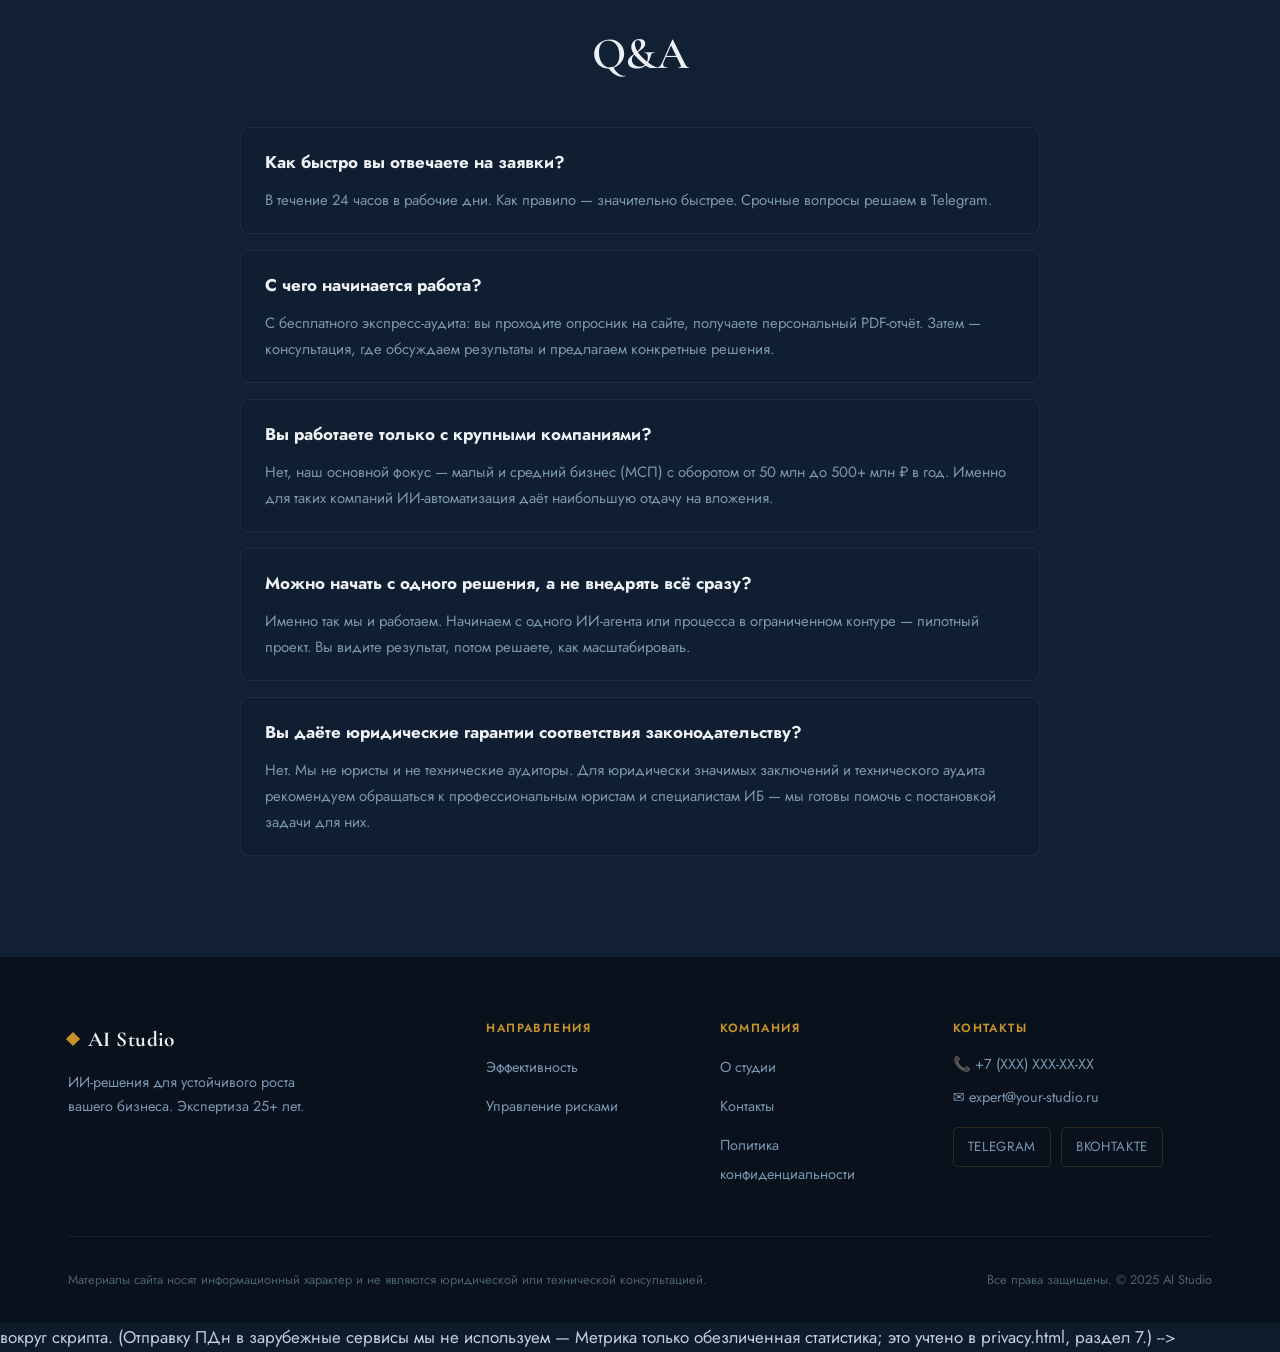
<file: contacts.html>
<!DOCTYPE html>
<html lang="ru">
<head>
  <meta charset="UTF-8">
  <meta name="viewport" content="width=device-width, initial-scale=1.0">
  <title>Контакты | AI Studio</title>
  <meta name="description" content="Свяжитесь с AI Studio. Готовы обсудить ваш проект — ответим в течение 24 часов.">
  <link rel="icon" type="image/png" href="assets/favicon.png">
  <link rel="canonical" href="https://ваш-домен.ru/contacts.html"> 
  <!-- OpenGraph: карточка сайта при отправке ссылки в Telegram/WhatsApp/ВК.
       После регистрации домена заменить ваш-домен.ru и добавить og:image (картинка 1200x630). -->
  <meta property="og:type" content="website">
  <meta property="og:title" content="Контакты — AI Studio">
  <meta property="og:description" content="Свяжитесь с AI Studio. Готовы обсудить ваш проект — ответим в течение 24 часов.">
  <meta property="og:url" content="https://ваш-домен.ru/contacts.html">
  <meta property="og:site_name" content="AI Studio">
  <meta property="og:locale" content="ru_RU">
  <link rel="stylesheet" href="css/style.css?v=5">
</head>
<body>

<!-- Navigation -->
<nav class="nav" id="nav">
  <div class="container nav__inner">
    <a href="index.html" class="nav__logo">
      <span class="nav__logo-diamond"></span>
      AI Studio
    </a>
    <ul class="nav__links">
      <li><a href="efficiency.html">Эффективность</a></li>
      <li><a href="security.html">Управление рисками</a></li>
      <li><a href="about.html">О студии</a></li>
      <li><a href="contacts.html">Контакты</a></li>
    </ul>
    <button class="btn btn--amber btn--sm" onclick="openQuiz('efficiency')">Бесплатный аудит</button>
    <button class="nav__burger" id="navBurger" aria-label="Меню">
      <span></span><span></span><span></span>
    </button>
  </div>
</nav>
<div class="nav__mobile" id="navMobile">
  <ul>
    <li><a href="efficiency.html">Эффективность</a></li>
    <li><a href="security.html">Управление рисками</a></li>
    <li><a href="about.html">О студии</a></li>
    <li><a href="contacts.html">Контакты</a></li>
  </ul>
  <div class="nav__mobile-cta">
    <button class="btn btn--amber" onclick="openQuiz('efficiency')">Бесплатный аудит</button>
  </div>
</div>

<!-- Page Hero -->
<section class="page-hero">
  <div class="page-hero__grid"></div>
  <div class="container">
    <p class="page-hero__label reveal">Контакты</p>
    <h1 class="reveal reveal--d1">Готовы обсудить<br>ваш проект?</h1>
    <p class="reveal reveal--d2">Оставьте заявку — мы свяжемся в течение 24 часов. Или напишите нам напрямую удобным способом.</p>
  </div>
</section>

<!-- Contacts Section -->
<section class="section section--dark">
  <div class="container">
    <div class="contacts__inner">

      <!-- Form -->
      <div class="contacts__form-wrap">
        <h2 class="section-title" style="font-size:1.8rem">Оставить заявку</h2>

        <form class="contact-form" id="contactForm" onsubmit="submitContactForm(event)">
          <!-- Honeypot: ловушка для спам-ботов. Человеку поле не видно (стили css .hp-field);
               бот автозаполнит его — заявка молча отбросится на бэкенде. -->
          <div class="hp-field" aria-hidden="true">
            <label for="hp-website">Сайт</label>
            <input type="text" name="website" id="hp-website" tabindex="-1" autocomplete="off">
          </div>
          <div class="form-field">
            <label>Ваше имя *</label>
            <input type="text" name="name" placeholder="Имя и фамилия" required>
          </div>
          <div class="form-field">
            <label>Компания</label>
            <input type="text" name="company" placeholder="Название компании">
          </div>
          <div style="display:grid;grid-template-columns:1fr 1fr;gap:16px">
            <div class="form-field">
              <label>Email *</label>
              <input type="email" name="email" placeholder="your@email.com" required>
            </div>
            <div class="form-field">
              <label>Телефон</label>
              <input type="tel" name="phone" placeholder="+7 (___) ___-__-__">
            </div>
          </div>
          <div class="form-field">
            <label>Чем занимается ваша компания</label>
            <select name="industry">
              <option value="">— Выберите сферу —</option>
              <option>Производство</option>
              <option>Торговля / опт</option>
              <option>Логистика и дистрибуция</option>
              <option>Услуги и B2B</option>
              <option>Строительство</option>
              <option>IT и технологии</option>
              <option>Финансы</option>
              <option>Другое</option>
            </select>
          </div>
          <div class="form-field">
            <label>Кратко о задаче</label>
            <textarea name="message" placeholder="Опишите, что вас беспокоит или какую задачу вы хотите решить. Это поможет нам подготовить более конкретный ответ."></textarea>
          </div>
          <div class="form-consent">
            <input type="checkbox" id="formConsent" name="consent" required>
            <label for="formConsent">Я согласен на обработку персональных данных в соответствии с <a href="privacy.html">Политикой конфиденциальности</a></label>
          </div>
          <button type="submit" class="btn btn--amber btn--lg" style="width:100%;justify-content:center">
            Отправить заявку →
          </button>
        </form>

        <div class="form-success" id="formSuccess">
          <span class="form-success__icon">✅</span>
          <h3>Заявка отправлена!</h3>
          <p>Мы свяжемся с вами в течение 24 часов.</p>
          <p style="margin-top:8px">Пока ждёте — пройдите бесплатный экспресс-аудит: за 5 минут получите карту рисков или возможностей автоматизации.</p>
          <div style="display:flex;gap:12px;justify-content:center;margin-top:24px;flex-wrap:wrap">
            <button class="btn btn--amber" onclick="openQuiz('efficiency')">🚀 Аудит эффективности</button>
            <button class="btn btn--amber" onclick="openQuiz('security')">🛡️ Аудит рисков</button>
          </div>
        </div>
      </div>

      <!-- Info card -->
      <div class="contacts__info">
        <div class="contacts__info-card">
          <h3>Связаться напрямую</h3>

          <a href="tel:+7XXXXXXXXXX" class="contact-detail" style="text-decoration:none;display:flex;align-items:center;gap:16px;padding:14px 0;border-bottom:1px solid rgba(255,255,255,0.05);transition:opacity 0.2s" onmouseover="this.style.opacity='0.7'" onmouseout="this.style.opacity='1'">
            <div class="contact-detail__icon">📞</div>
            <div class="contact-detail__text">
              <small>Телефон</small>
              <span>+7 (XXX) XXX-XX-XX</span>
            </div>
          </a>

          <div class="contact-detail contact-detail--email">
            <div class="contact-detail__icon">✉️</div>
            <div class="contact-detail__text">
              <small>Email</small>
              <a href="mailto:expert@your-studio.ru" class="contact-detail__link">expert@your-studio.ru</a>
            </div>
            <button type="button" class="copy-btn" onclick="copyEmail(this, 'expert@your-studio.ru')">Скопировать</button>
          </div>

          <a href="https://t.me/your_studio" target="_blank" rel="noopener" class="contact-detail" style="text-decoration:none;display:flex;align-items:center;gap:16px;padding:14px 0;border-bottom:1px solid rgba(255,255,255,0.05);transition:opacity 0.2s" onmouseover="this.style.opacity='0.7'" onmouseout="this.style.opacity='1'">
            <div class="contact-detail__icon">💬</div>
            <div class="contact-detail__text">
              <small>Telegram</small>
              <span>@your_studio</span>
            </div>
          </a>

          <div class="contacts__social">
            <a href="https://t.me/your_studio" target="_blank" rel="noopener" class="social-btn">Telegram</a>
            <a href="https://vk.com/your_studio" target="_blank" rel="noopener" class="social-btn">ВКонтакте</a>
          </div>

          <div style="margin-top:32px;padding-top:24px;border-top:1px solid rgba(255,255,255,0.06)">
            <p style="font-size:0.82rem;color:var(--muted-dark);margin-bottom:16px;text-transform:uppercase;letter-spacing:0.06em">Или пройдите аудит прямо сейчас</p>
            <div style="display:flex;flex-direction:column;gap:10px">
              <button class="btn btn--amber" onclick="openQuiz('efficiency')" style="justify-content:center">
                🚀 Аудит эффективности
              </button>
              <button class="btn btn--amber" onclick="openQuiz('security')" style="justify-content:center">
                🛡️ Аудит управления рисками
              </button>
            </div>
          </div>
        </div>
      </div>

    </div>
  </div>
</section>

<!-- FAQ -->
<section class="section section--mid">
  <div class="container">
    <h2 class="section-title text-center" style="margin-bottom:48px">Q&amp;A</h2>
    <div style="max-width:800px;margin:0 auto;display:flex;flex-direction:column;gap:16px">

      <div class="principle-item" style="flex-direction:column;gap:10px;align-items:flex-start">
        <strong style="color:var(--cool-white);font-size:1rem">Как быстро вы отвечаете на заявки?</strong>
        <p style="color:var(--muted);font-size:0.875rem;margin:0">В течение 24 часов в рабочие дни. Как правило — значительно быстрее. Срочные вопросы решаем в Telegram.</p>
      </div>

      <div class="principle-item" style="flex-direction:column;gap:10px;align-items:flex-start">
        <strong style="color:var(--cool-white);font-size:1rem">С чего начинается работа?</strong>
        <p style="color:var(--muted);font-size:0.875rem;margin:0">С бесплатного экспресс-аудита: вы проходите опросник на сайте, получаете персональный PDF-отчёт. Затем — консультация, где обсуждаем результаты и предлагаем конкретные решения.</p>
      </div>

      <div class="principle-item" style="flex-direction:column;gap:10px;align-items:flex-start">
        <strong style="color:var(--cool-white);font-size:1rem">Вы работаете только с крупными компаниями?</strong>
        <p style="color:var(--muted);font-size:0.875rem;margin:0">Нет, наш основной фокус — малый и средний бизнес (МСП) с оборотом от 50 млн до 500+ млн ₽ в год. Именно для таких компаний ИИ-автоматизация даёт наибольшую отдачу на вложения.</p>
      </div>

      <div class="principle-item" style="flex-direction:column;gap:10px;align-items:flex-start">
        <strong style="color:var(--cool-white);font-size:1rem">Можно начать с одного решения, а не внедрять всё сразу?</strong>
        <p style="color:var(--muted);font-size:0.875rem;margin:0">Именно так мы и работаем. Начинаем с одного ИИ-агента или процесса в ограниченном контуре — пилотный проект. Вы видите результат, потом решаете, как масштабировать.</p>
      </div>

      <div class="principle-item" style="flex-direction:column;gap:10px;align-items:flex-start">
        <strong style="color:var(--cool-white);font-size:1rem">Вы даёте юридические гарантии соответствия законодательству?</strong>
        <p style="color:var(--muted);font-size:0.875rem;margin:0">Нет. Мы не юристы и не технические аудиторы. Для юридически значимых заключений и технического аудита рекомендуем обращаться к профессиональным юристам и специалистам ИБ — мы готовы помочь с постановкой задачи для них.</p>
      </div>

    </div>
  </div>
</section>

<!-- Footer -->
<footer class="footer">
  <div class="container">
    <div class="footer__inner">
      <div class="footer__brand">
        <a href="index.html" class="nav__logo"><span class="nav__logo-diamond"></span>AI Studio</a>
        <p>ИИ-решения для устойчивого роста вашего бизнеса. Экспертиза 25+ лет.</p>
      </div>
      <div class="footer__col">
        <h4>Направления</h4>
        <ul>
          <li><a href="efficiency.html">Эффективность</a></li>
          <li><a href="security.html">Управление рисками</a></li>
        </ul>
      </div>
      <div class="footer__col">
        <h4>Компания</h4>
        <ul>
          <li><a href="about.html">О студии</a></li>
          <li><a href="contacts.html">Контакты</a></li>
          <li><a href="privacy.html">Политика конфиденциальности</a></li>
        </ul>
      </div>
      <div class="footer__col footer__contacts">
        <h4>Контакты</h4>
        <p>📞 +7 (XXX) XXX-XX-XX</p>
        <p>✉️ expert@your-studio.ru</p>
        <div class="footer__social">
          <a href="https://t.me/your_studio" target="_blank" rel="noopener">Telegram</a>
          <a href="https://vk.com/your_studio" target="_blank" rel="noopener">ВКонтакте</a>
        </div>
      </div>
    </div>
    <div class="footer__bottom">
      <p class="footer__disclaimer">Материалы сайта носят информационный характер и не являются юридической или технической консультацией.</p>
      <p class="footer__copy">Все права защищены. © 2025 AI Studio</p>
    </div>
  </div>
</footer>

<div class="quiz-modal" id="quizModal"></div>

<div class="chatbot" id="chatbot">
  <button class="chatbot__toggle" id="chatbotToggle" aria-label="Открыть чат с Антоном">
    <span class="chatbot__pulse"></span>
    <div class="chatbot__toggle-inner">
      <div class="chatbot__bot-avatar">🤖</div>
      <div class="chatbot__toggle-text">
        <strong>Антон</strong>
        <span>Спрашивайте, я готов Вам помочь!</span>
      </div>
    </div>
    <span class="chatbot__icon--close">✕</span>
  </button>
  <div class="chatbot__window">
    <div class="chatbot__header">
      <div class="chatbot__avatar">А</div>
      <div class="chatbot__meta">
        <div class="chatbot__name">Антон</div>
        <div class="chatbot__status">● Онлайн</div>
      </div>
      <button class="chatbot__x" onclick="toggleChatbot()">✕</button>
    </div>
    <div class="chatbot__messages" id="chatbotMessages">
      <div class="chat-msg chat-msg--bot">
        <div class="chat-bubble">Привет! Расскажите о вашей задаче — я помогу разобраться, с чего лучше начать.</div>
      </div>
    </div>
    <div class="chatbot__input-row">
      <input type="text" class="chatbot__input" id="chatbotInput" placeholder="Написать сообщение…">
      <button class="chatbot__send" onclick="sendChat()">→</button>
    </div>
  </div>
</div>

<script src="js/main.js?v=5"></script>

<!-- Яндекс.Метрика: подключить после размещения сайта в интернете.
     1) создать счётчик на metrika.yandex.ru  2) вписать его ID ниже (3 раза XXXXXXXX)
     3) убрать <!-- и -->  вокруг скрипта.
     (Отправку ПДн в зарубежные сервисы мы не используем — Метрика только
      обезличенная статистика; это учтено в privacy.html, раздел 7.) -->
<!-- <script>
  (function(m,e,t,r,i,k,a){m[i]=m[i]||function(){(m[i].a=m[i].a||[]).push(arguments)};
  m[i].l=1*new Date();k=e.createElement(t),a=e.getElementsByTagName(t)[0],k.async=1,k.src=r,a.parentNode.insertBefore(k,a)})
  (window, document, "script", "https://mc.yandex.ru/metrika/tag.js", "ym");
  ym(XXXXXXXX, "init", { clickmap:true, trackLinks:true, accurateTrackBounce:true, webvisor:false });
</script>
<noscript><div><img src="https://mc.yandex.ru/watch/XXXXXXXX" style="position:absolute; left:-9999px;" alt=""></div></noscript> -->
</body>
</html>
</file>
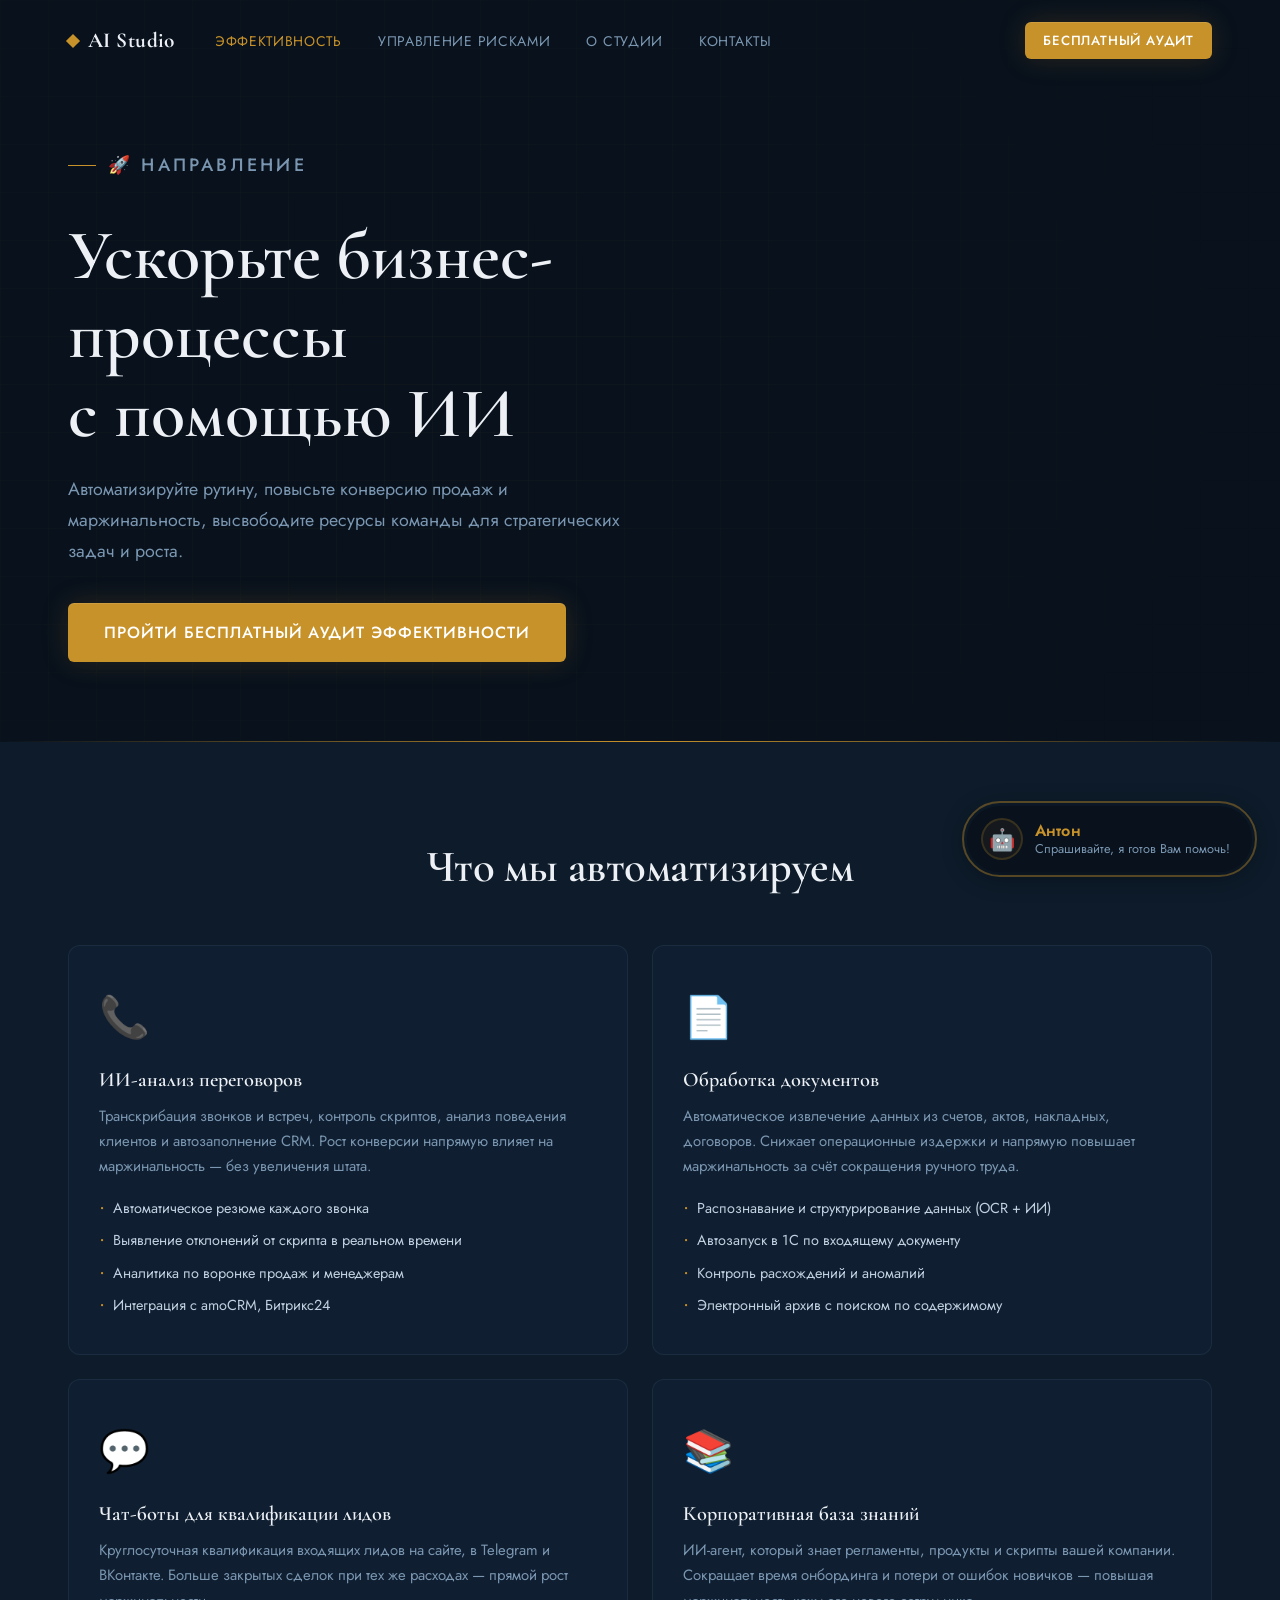
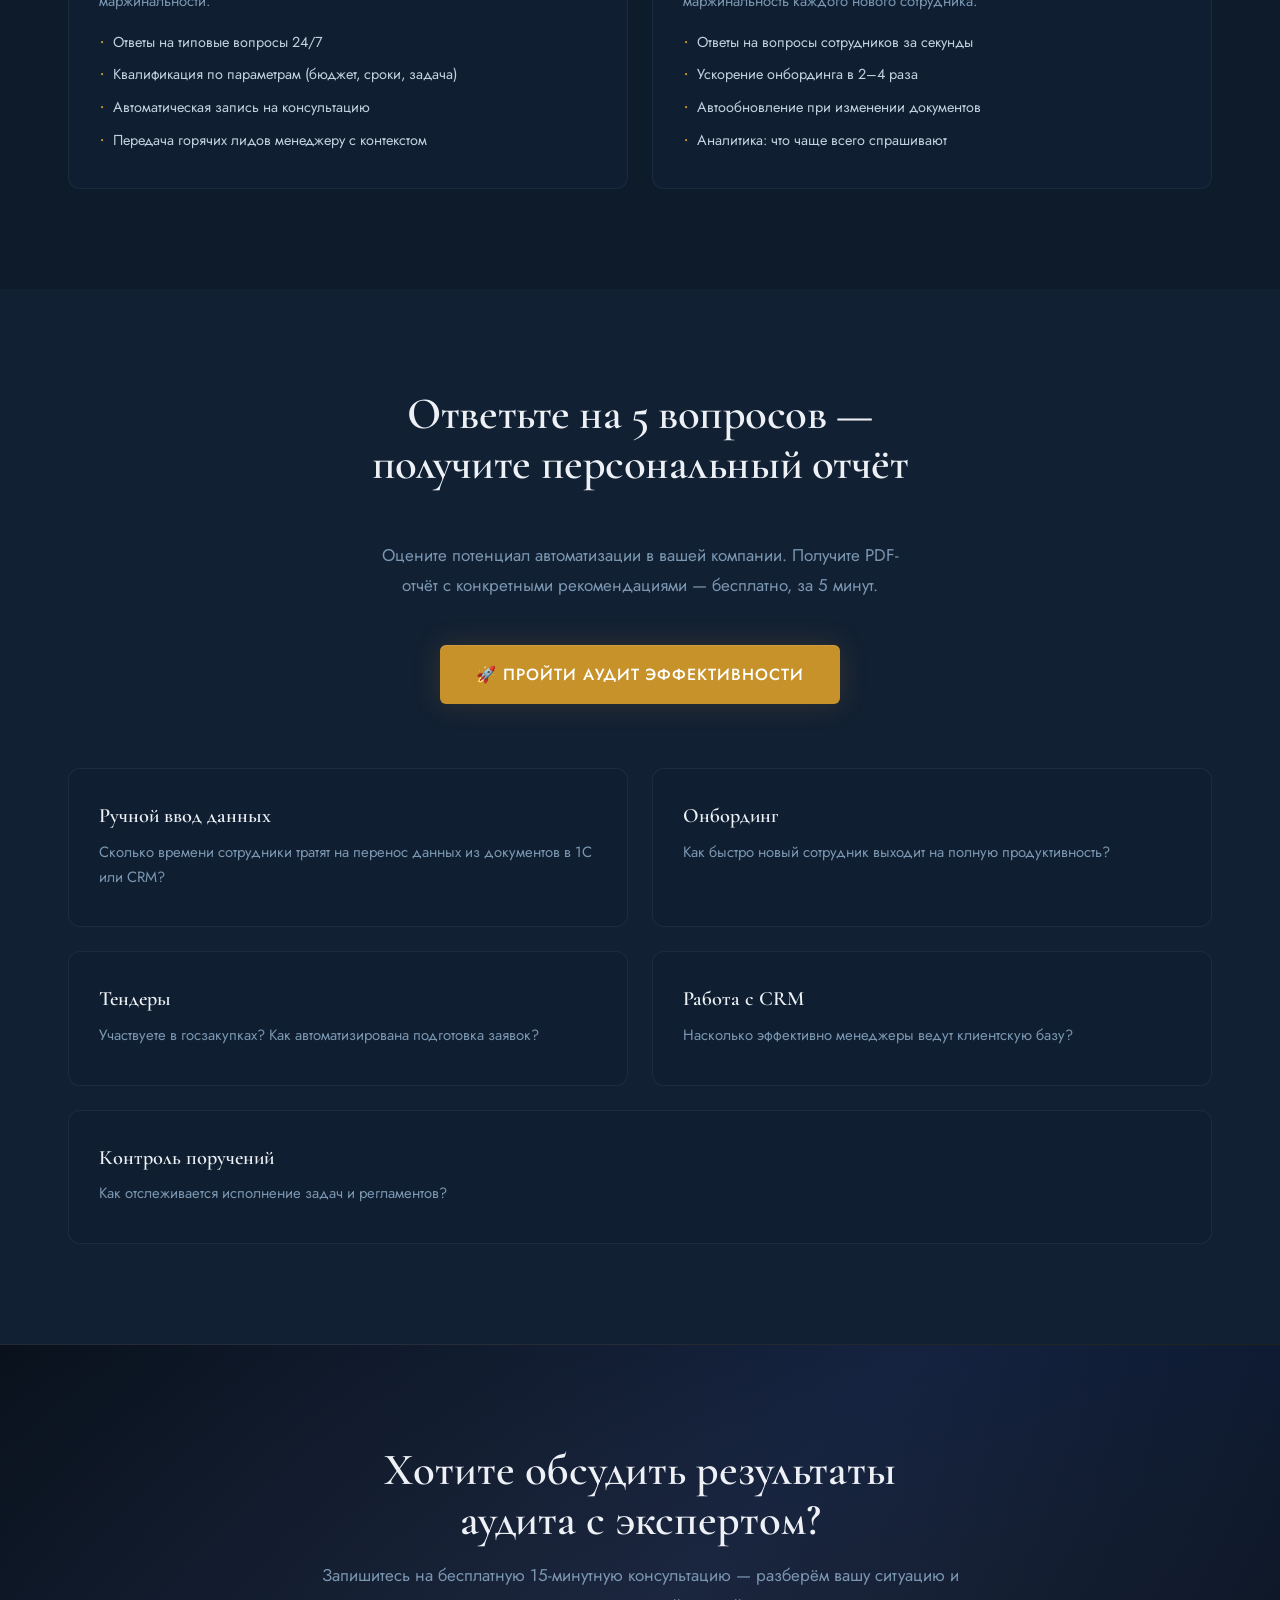
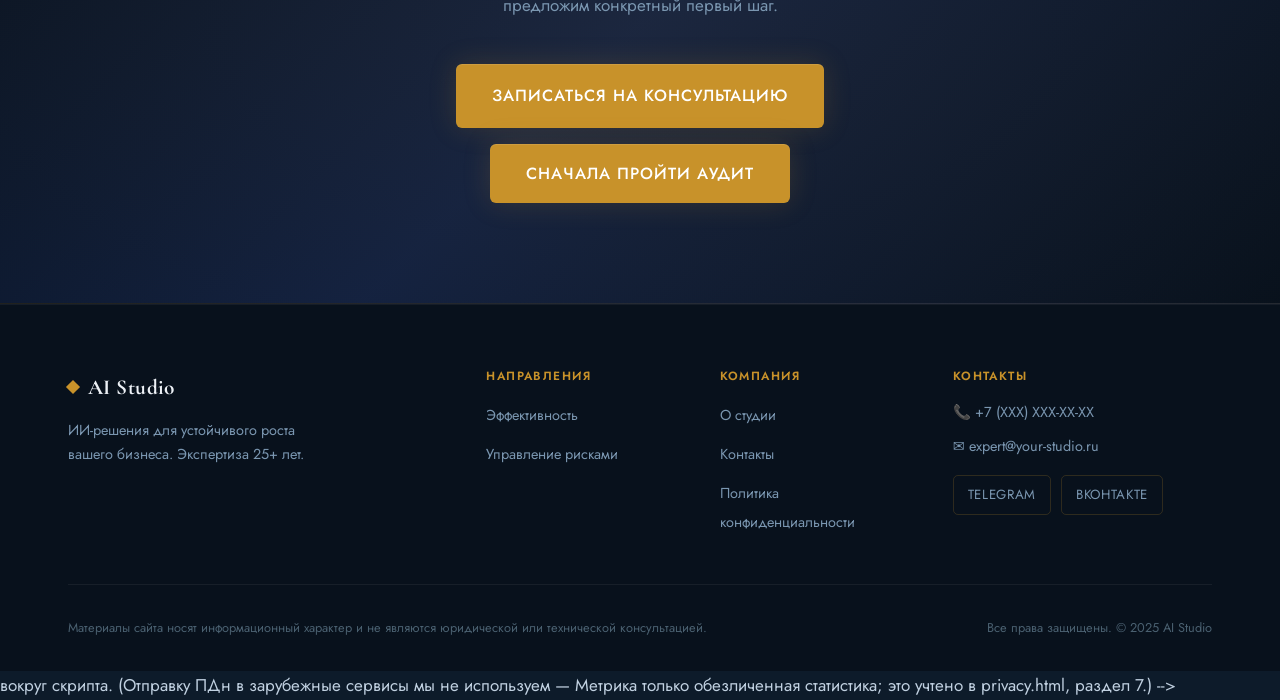
<file: efficiency.html>
<!DOCTYPE html>
<html lang="ru">
<head>
  <meta charset="UTF-8">
  <meta name="viewport" content="width=device-width, initial-scale=1.0">
  <title>ИИ-автоматизация бизнес-процессов | AI Studio</title>
  <meta name="description" content="Автоматизируйте рутину, повысьте конверсию продаж, ускорьте онбординг. ИИ-агенты для анализа звонков, обработки документов, чат-ботов и корпоративных баз знаний.">
  <link rel="icon" type="image/png" href="assets/favicon.png">
  <link rel="canonical" href="https://ваш-домен.ru/efficiency.html"> 
  <!-- OpenGraph: карточка сайта при отправке ссылки в Telegram/WhatsApp/ВК.
       После регистрации домена заменить ваш-домен.ru и добавить og:image (картинка 1200x630). -->
  <meta property="og:type" content="website">
  <meta property="og:title" content="ИИ-автоматизация бизнес-процессов — AI Studio">
  <meta property="og:description" content="Автоматизируйте рутину, повысьте конверсию продаж, ускорьте онбординг. ИИ-агенты для анализа звонков, обработки документов, чат-ботов и корпоративных баз знаний.">
  <meta property="og:url" content="https://ваш-домен.ru/efficiency.html">
  <meta property="og:site_name" content="AI Studio">
  <meta property="og:locale" content="ru_RU">
  <link rel="stylesheet" href="css/style.css?v=5">
</head>
<body>

<!-- Navigation -->
<nav class="nav" id="nav">
  <div class="container nav__inner">
    <a href="index.html" class="nav__logo">
      <span class="nav__logo-diamond"></span>
      AI Studio
    </a>
    <ul class="nav__links">
      <li><a href="efficiency.html">Эффективность</a></li>
      <li><a href="security.html">Управление рисками</a></li>
      <li><a href="about.html">О студии</a></li>
      <li><a href="contacts.html">Контакты</a></li>
    </ul>
    <button class="btn btn--amber btn--sm" onclick="openQuiz('efficiency')">Бесплатный аудит</button>
    <button class="nav__burger" id="navBurger" aria-label="Меню">
      <span></span><span></span><span></span>
    </button>
  </div>
</nav>
<div class="nav__mobile" id="navMobile">
  <ul>
    <li><a href="efficiency.html">Эффективность</a></li>
    <li><a href="security.html">Управление рисками</a></li>
    <li><a href="about.html">О студии</a></li>
    <li><a href="contacts.html">Контакты</a></li>
  </ul>
  <div class="nav__mobile-cta">
    <button class="btn btn--amber" onclick="openQuiz('efficiency')">Пройти аудит</button>
  </div>
</div>

<!-- Page Hero -->
<section class="page-hero">
  <div class="page-hero__grid"></div>
  <div class="container">
    <p class="page-hero__label reveal">🚀 Направление</p>
    <h1 class="reveal reveal--d1">Ускорьте бизнес-процессы<br>с помощью ИИ</h1>
    <p class="reveal reveal--d2">Автоматизируйте рутину, повысьте конверсию продаж и маржинальность, высвободите ресурсы команды для стратегических задач и роста.</p>
    <button class="btn btn--amber btn--lg reveal reveal--d3" onclick="openQuiz('efficiency')">
      Пройти бесплатный аудит эффективности
    </button>
  </div>
</section>

<!-- Services -->
<section class="section section--dark">
  <div class="container">
    <h2 class="section-title text-center reveal">Что мы автоматизируем</h2>
    <div class="services__grid" style="grid-template-columns:1fr 1fr">

      <div class="service-card">
        <span class="service-card__icon">📞</span>
        <h3>ИИ-анализ переговоров</h3>
        <p>Транскрибация звонков и встреч, контроль скриптов, анализ поведения клиентов и автозаполнение CRM. Рост конверсии напрямую влияет на маржинальность — без увеличения штата.</p>
        <ul>
          <li>Автоматическое резюме каждого звонка</li>
          <li>Выявление отклонений от скрипта в реальном времени</li>
          <li>Аналитика по воронке продаж и менеджерам</li>
          <li>Интеграция с amoCRM, Битрикс24</li>
        </ul>
      </div>

      <div class="service-card">
        <span class="service-card__icon">📄</span>
        <h3>Обработка документов</h3>
        <p>Автоматическое извлечение данных из счетов, актов, накладных, договоров. Снижает операционные издержки и напрямую повышает маржинальность за счёт сокращения ручного труда.</p>
        <ul>
          <li>Распознавание и структурирование данных (OCR + ИИ)</li>
          <li>Автозапуск в 1С по входящему документу</li>
          <li>Контроль расхождений и аномалий</li>
          <li>Электронный архив с поиском по содержимому</li>
        </ul>
      </div>

      <div class="service-card">
        <span class="service-card__icon">💬</span>
        <h3>Чат-боты для квалификации лидов</h3>
        <p>Круглосуточная квалификация входящих лидов на сайте, в Telegram и ВКонтакте. Больше закрытых сделок при тех же расходах — прямой рост маржинальности.</p>
        <ul>
          <li>Ответы на типовые вопросы 24/7</li>
          <li>Квалификация по параметрам (бюджет, сроки, задача)</li>
          <li>Автоматическая запись на консультацию</li>
          <li>Передача горячих лидов менеджеру с контекстом</li>
        </ul>
      </div>

      <div class="service-card">
        <span class="service-card__icon">📚</span>
        <h3>Корпоративная база знаний</h3>
        <p>ИИ-агент, который знает регламенты, продукты и скрипты вашей компании. Сокращает время онбординга и потери от ошибок новичков — повышая маржинальность каждого нового сотрудника.</p>
        <ul>
          <li>Ответы на вопросы сотрудников за секунды</li>
          <li>Ускорение онбординга в 2–4 раза</li>
          <li>Автообновление при изменении документов</li>
          <li>Аналитика: что чаще всего спрашивают</li>
        </ul>
      </div>

    </div>
  </div>
</section>

<!-- How it works -->
<section class="section section--mid">
  <div class="container">
    <h2 class="section-title text-center reveal">Ответьте на 5 вопросов —<br>получите персональный отчёт</h2>
    <p class="text-center reveal reveal--d1" style="color:var(--muted);margin-bottom:44px;max-width:520px;margin-left:auto;margin-right:auto;">
      Оцените потенциал автоматизации в вашей компании. Получите PDF-отчёт с конкретными рекомендациями — бесплатно, за 5 минут.
    </p>
    <div style="text-align:center">
      <button class="btn btn--amber btn--lg reveal reveal--d2" onclick="openQuiz('efficiency')">
        🚀 Пройти аудит эффективности
      </button>
    </div>

    <!-- Preview of questions -->
    <div class="services__grid" style="margin-top:64px;grid-template-columns:1fr 1fr">
      <div class="service-card">
        <h3>Ручной ввод данных</h3>
        <p>Сколько времени сотрудники тратят на перенос данных из документов в 1С или CRM?</p>
      </div>
      <div class="service-card">
        <h3>Онбординг</h3>
        <p>Как быстро новый сотрудник выходит на полную продуктивность?</p>
      </div>
      <div class="service-card">
        <h3>Тендеры</h3>
        <p>Участвуете в госзакупках? Как автоматизирована подготовка заявок?</p>
      </div>
      <div class="service-card">
        <h3>Работа с CRM</h3>
        <p>Насколько эффективно менеджеры ведут клиентскую базу?</p>
      </div>
      <div class="service-card" style="grid-column:1/-1">
        <h3>Контроль поручений</h3>
        <p>Как отслеживается исполнение задач и регламентов?</p>
      </div>
    </div>
  </div>
</section>

<!-- CTA -->
<section class="section cta-block">
  <div class="container">
    <div class="cta-block__inner">
      <h2 class="reveal">Хотите обсудить результаты<br>аудита с экспертом?</h2>
      <p class="reveal reveal--d1">Запишитесь на бесплатную 15-минутную консультацию — разберём вашу ситуацию и предложим конкретный первый шаг.</p>
      <div class="cta-block__buttons reveal reveal--d2">
        <a href="contacts.html" class="btn btn--amber btn--lg">Записаться на консультацию</a>
        <button class="btn btn--amber btn--lg" onclick="openQuiz('efficiency')">Сначала пройти аудит</button>
      </div>
    </div>
  </div>
</section>

<!-- Footer -->
<footer class="footer">
  <div class="container">
    <div class="footer__inner">
      <div class="footer__brand">
        <a href="index.html" class="nav__logo"><span class="nav__logo-diamond"></span>AI Studio</a>
        <p>ИИ-решения для устойчивого роста вашего бизнеса. Экспертиза 25+ лет.</p>
      </div>
      <div class="footer__col">
        <h4>Направления</h4>
        <ul>
          <li><a href="efficiency.html">Эффективность</a></li>
          <li><a href="security.html">Управление рисками</a></li>
        </ul>
      </div>
      <div class="footer__col">
        <h4>Компания</h4>
        <ul>
          <li><a href="about.html">О студии</a></li>
          <li><a href="contacts.html">Контакты</a></li>
          <li><a href="privacy.html">Политика конфиденциальности</a></li>
        </ul>
      </div>
      <div class="footer__col footer__contacts">
        <h4>Контакты</h4>
        <p>📞 +7 (XXX) XXX-XX-XX</p>
        <p>✉️ expert@your-studio.ru</p>
        <div class="footer__social">
          <a href="https://t.me/your_studio" target="_blank" rel="noopener">Telegram</a>
          <a href="https://vk.com/your_studio" target="_blank" rel="noopener">ВКонтакте</a>
        </div>
      </div>
    </div>
    <div class="footer__bottom">
      <p class="footer__disclaimer">Материалы сайта носят информационный характер и не являются юридической или технической консультацией.</p>
      <p class="footer__copy">Все права защищены. © 2025 AI Studio</p>
    </div>
  </div>
</footer>

<div class="quiz-modal" id="quizModal"></div>

<div class="chatbot" id="chatbot">
  <button class="chatbot__toggle" id="chatbotToggle" aria-label="Открыть чат с Антоном">
    <span class="chatbot__pulse"></span>
    <div class="chatbot__toggle-inner">
      <div class="chatbot__bot-avatar">🤖</div>
      <div class="chatbot__toggle-text">
        <strong>Антон</strong>
        <span>Спрашивайте, я готов Вам помочь!</span>
      </div>
    </div>
    <span class="chatbot__icon--close">✕</span>
  </button>
  <div class="chatbot__window">
    <div class="chatbot__header">
      <div class="chatbot__avatar">А</div>
      <div class="chatbot__meta">
        <div class="chatbot__name">Антон</div>
        <div class="chatbot__status">● Онлайн</div>
      </div>
      <button class="chatbot__x" onclick="toggleChatbot()">✕</button>
    </div>
    <div class="chatbot__messages" id="chatbotMessages">
      <div class="chat-msg chat-msg--bot">
        <div class="chat-bubble">Интересуетесь автоматизацией? Расскажите, какие процессы в вашей компании занимают больше всего времени у сотрудников.</div>
      </div>
    </div>
    <div class="chatbot__input-row">
      <input type="text" class="chatbot__input" id="chatbotInput" placeholder="Написать сообщение…">
      <button class="chatbot__send" onclick="sendChat()">→</button>
    </div>
  </div>
</div>

<script src="js/main.js?v=5"></script>

<!-- Яндекс.Метрика: подключить после размещения сайта в интернете.
     1) создать счётчик на metrika.yandex.ru  2) вписать его ID ниже (3 раза XXXXXXXX)
     3) убрать <!-- и -->  вокруг скрипта.
     (Отправку ПДн в зарубежные сервисы мы не используем — Метрика только
      обезличенная статистика; это учтено в privacy.html, раздел 7.) -->
<!-- <script>
  (function(m,e,t,r,i,k,a){m[i]=m[i]||function(){(m[i].a=m[i].a||[]).push(arguments)};
  m[i].l=1*new Date();k=e.createElement(t),a=e.getElementsByTagName(t)[0],k.async=1,k.src=r,a.parentNode.insertBefore(k,a)})
  (window, document, "script", "https://mc.yandex.ru/metrika/tag.js", "ym");
  ym(XXXXXXXX, "init", { clickmap:true, trackLinks:true, accurateTrackBounce:true, webvisor:false });
</script>
<noscript><div><img src="https://mc.yandex.ru/watch/XXXXXXXX" style="position:absolute; left:-9999px;" alt=""></div></noscript> -->
</body>
</html>
</file>
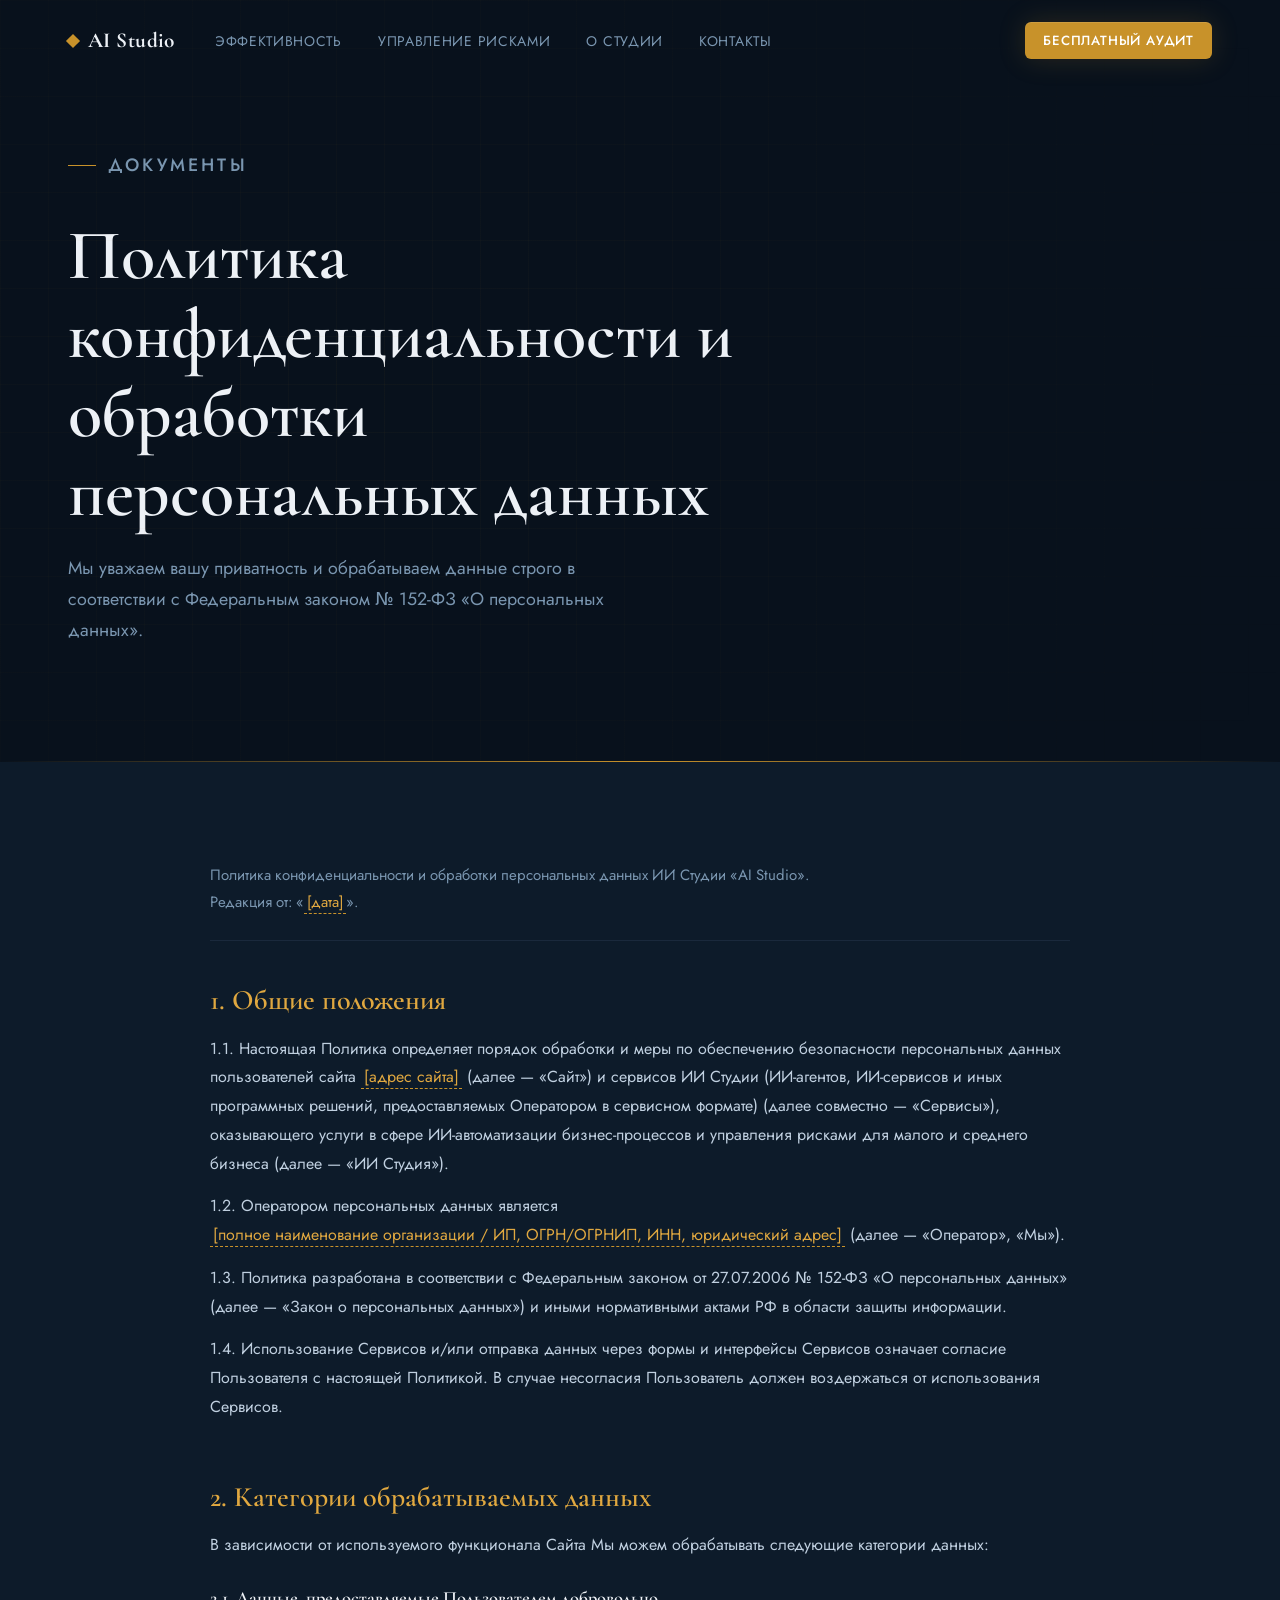
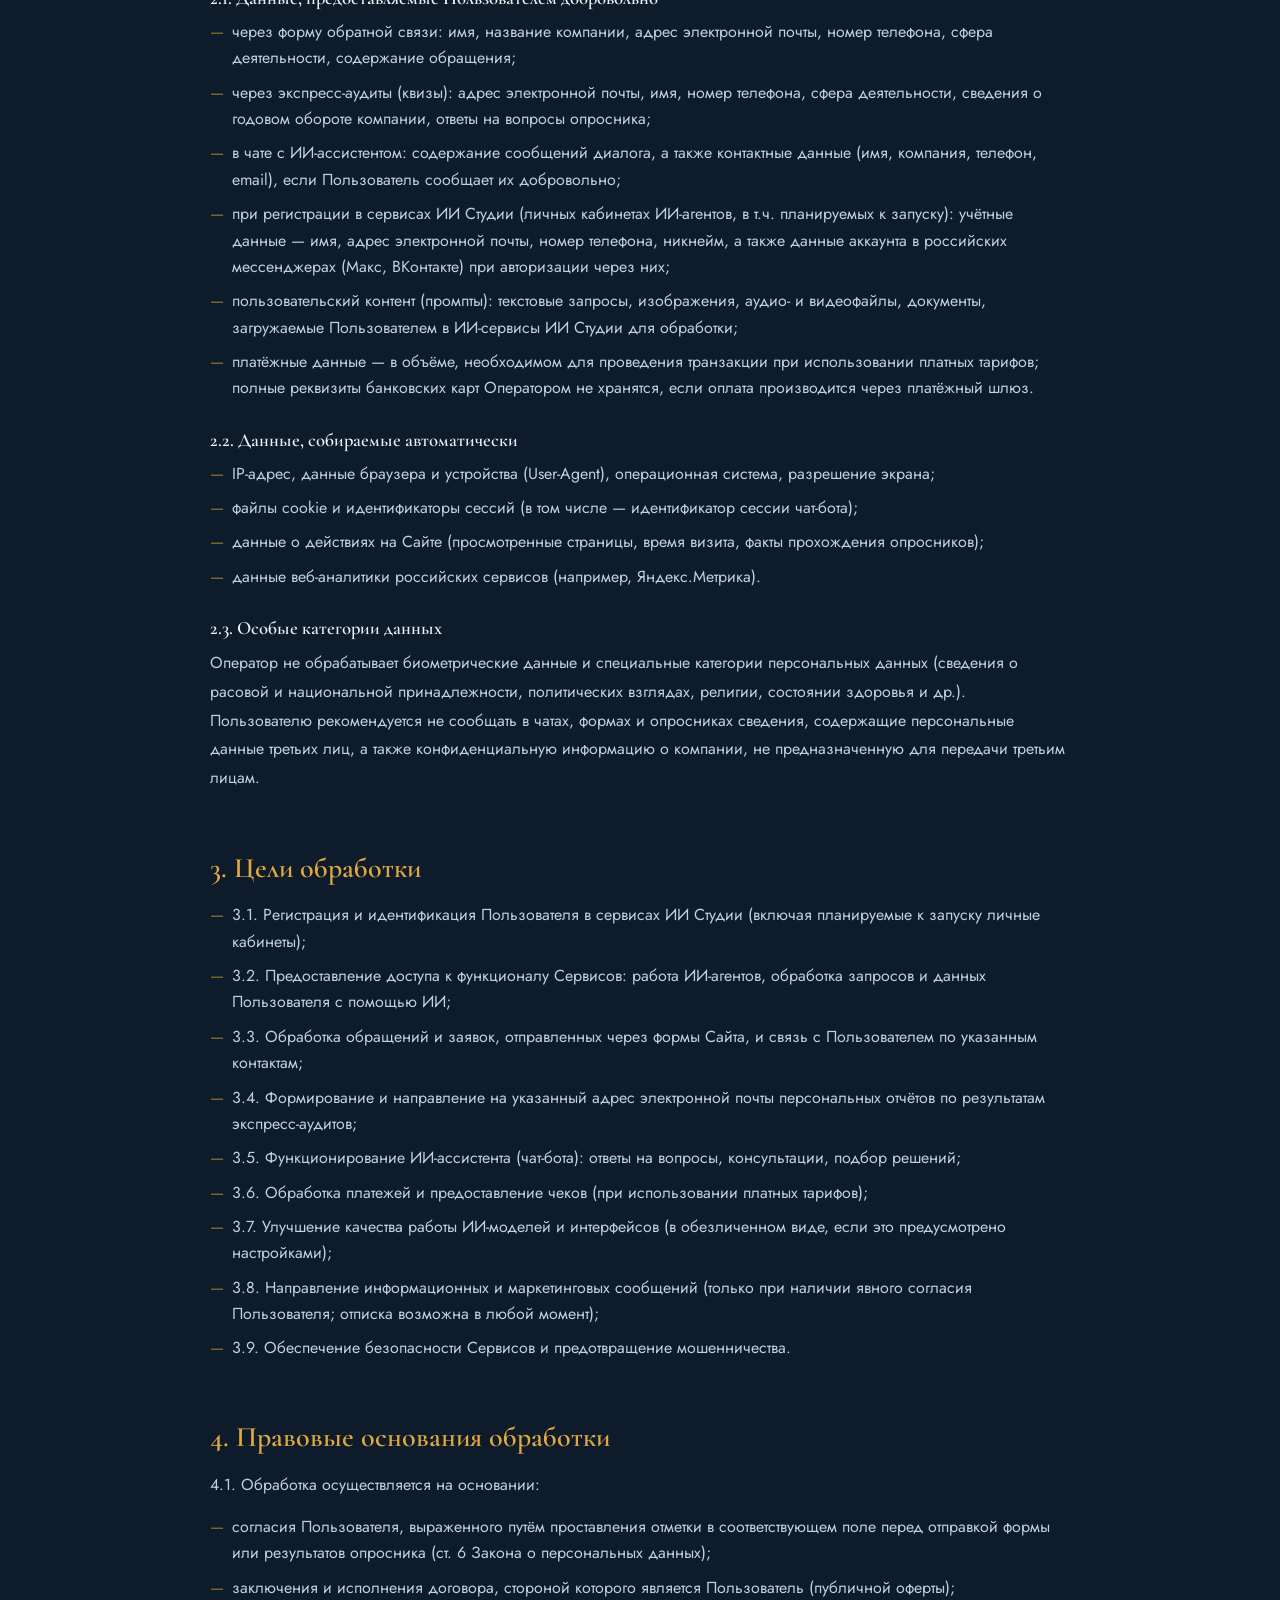
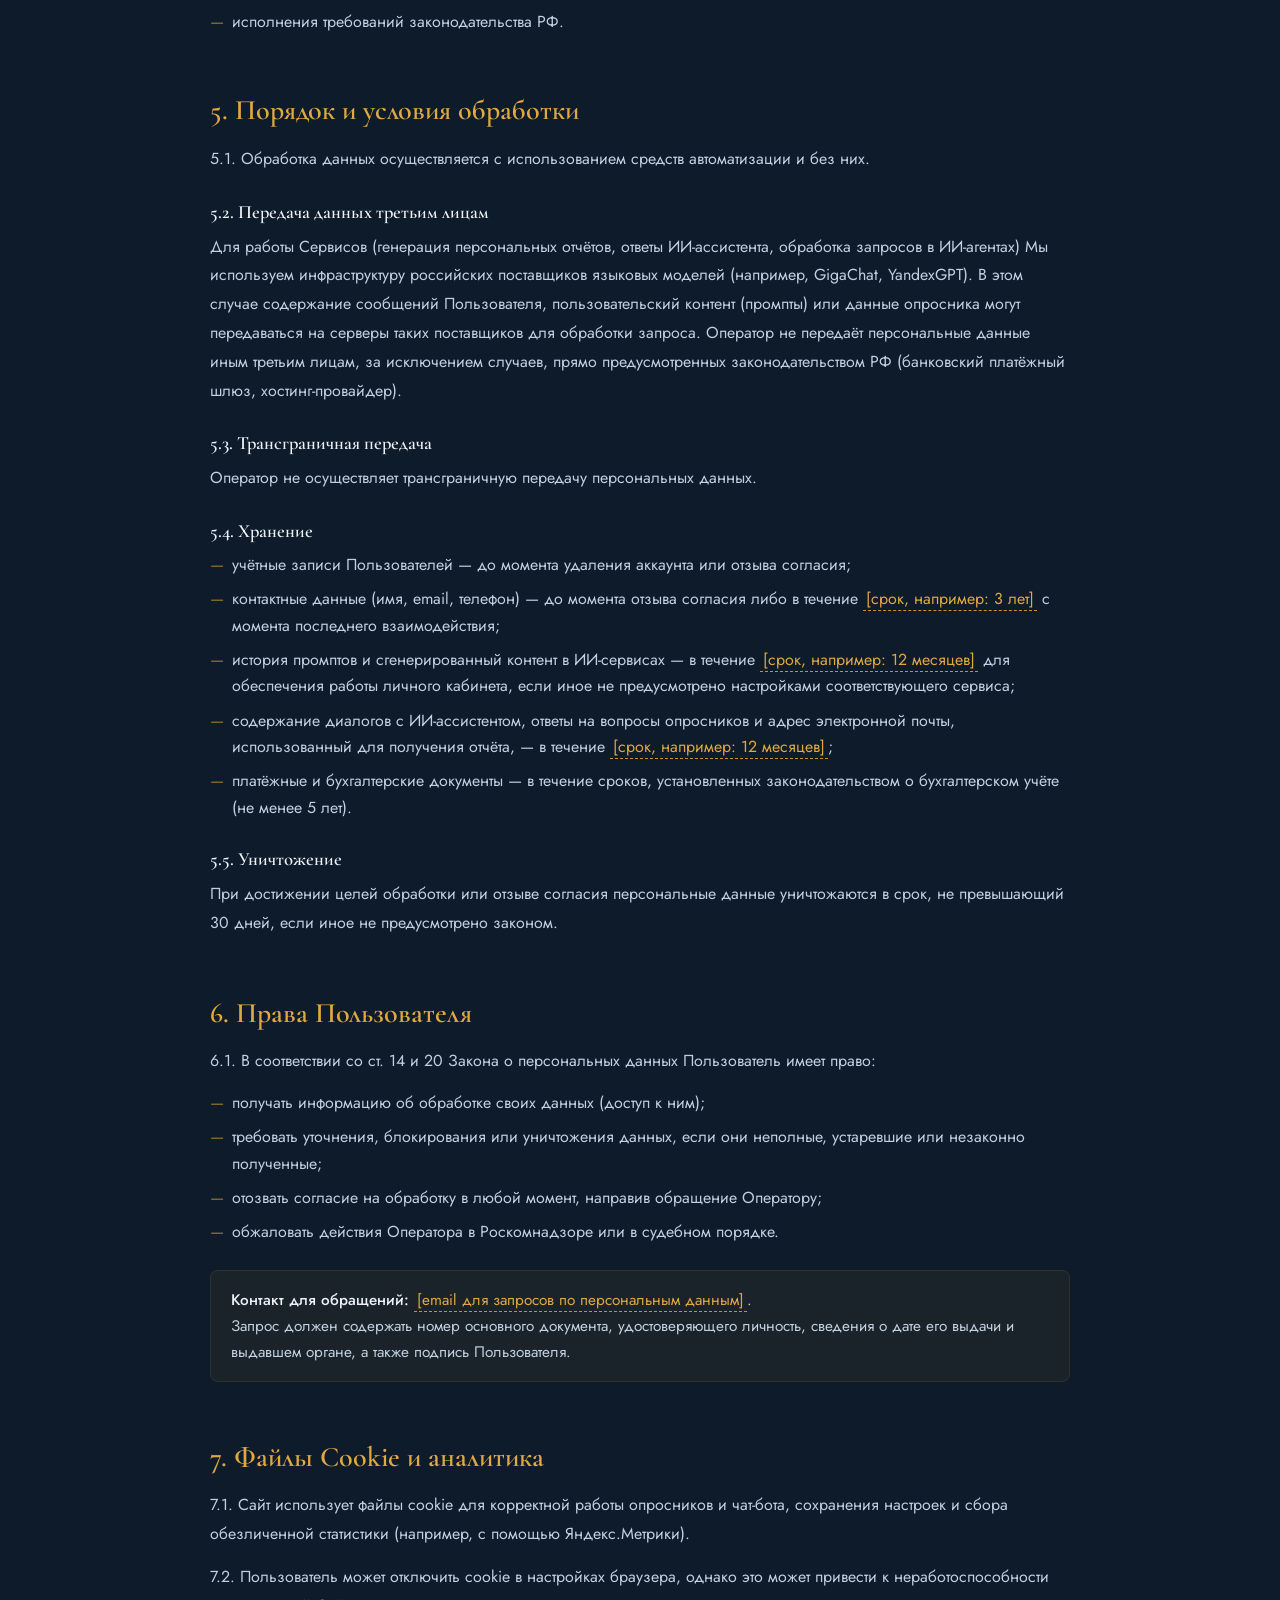
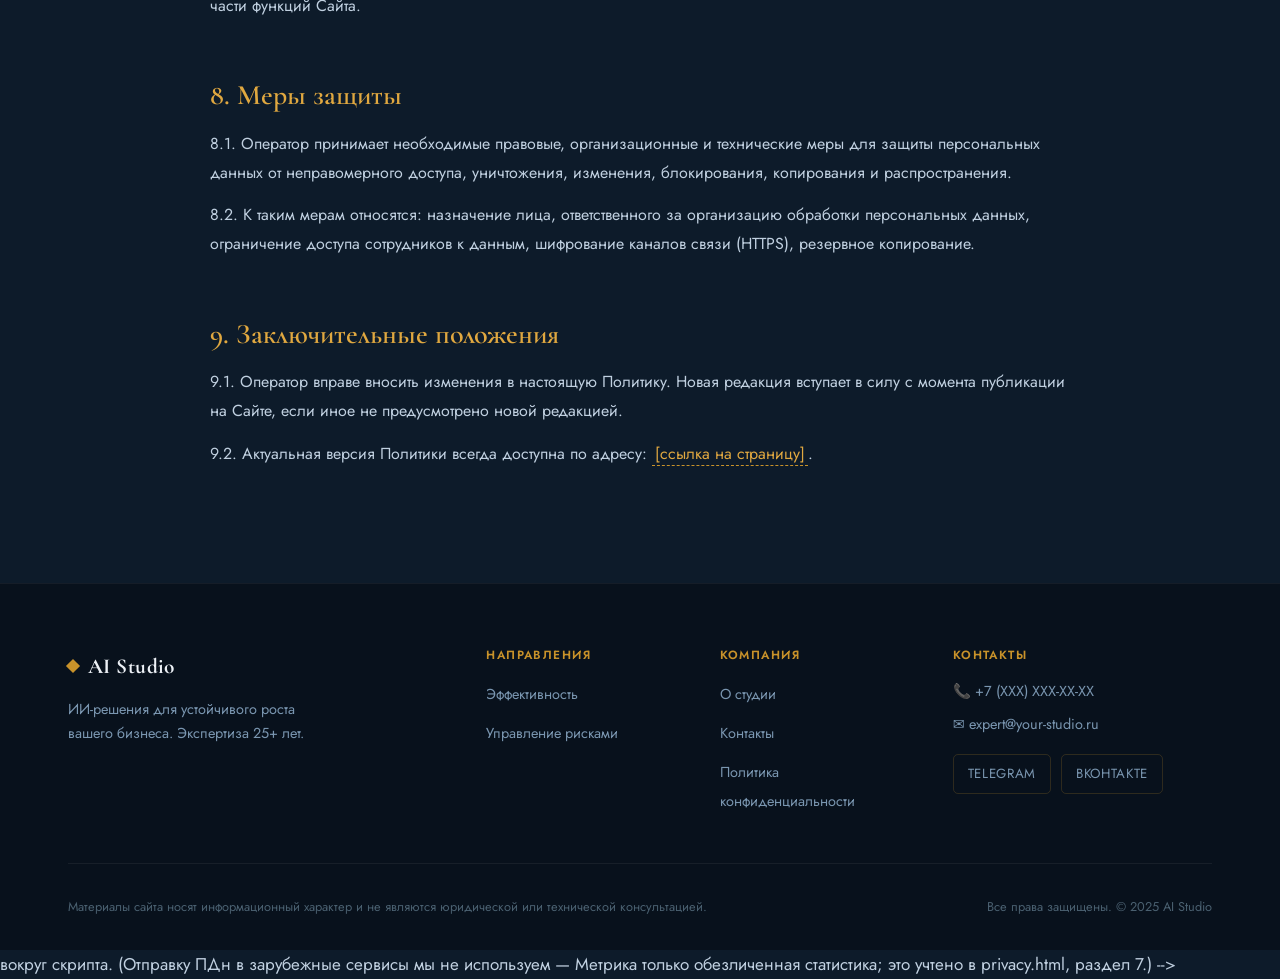
<file: privacy.html>
<!DOCTYPE html>
<html lang="ru">
<head>
  <meta charset="UTF-8">
  <meta name="viewport" content="width=device-width, initial-scale=1.0">
  <title>Политика конфиденциальности | AI Studio</title>
  <meta name="description" content="Политика конфиденциальности и обработки персональных данных AI Studio — порядок обработки данных пользователей сайта в соответствии с 152-ФЗ.">
  <link rel="icon" type="image/png" href="assets/favicon.png">
  <meta name="robots" content="noindex, follow">
  <link rel="stylesheet" href="css/style.css?v=5">
  <!--
    ЗАПОЛНИТЬ ПОСЛЕ РЕГИСТРАЦИИ СТУДИИ (места отмечены class="ph"):
    1. [адрес сайта]
    2. Раздел 1.2 — полное наименование юрлица/ИП, ОГРН(ИП), ИНН, юридический адрес
    3. Редакция от [дата]
    4. Раздел 5.4 — сроки хранения (примеры уже подписаны внутри)
    5. Раздел 6 — email для обращений по ПДн
    6. Раздел 9.2 — ссылка на страницу политики
  -->
</head>
<body>

<!-- Navigation -->
<nav class="nav" id="nav">
  <div class="container nav__inner">
    <a href="index.html" class="nav__logo">
      <span class="nav__logo-diamond"></span>
      AI Studio
    </a>
    <ul class="nav__links">
      <li><a href="efficiency.html">Эффективность</a></li>
      <li><a href="security.html">Управление рисками</a></li>
      <li><a href="about.html">О студии</a></li>
      <li><a href="contacts.html">Контакты</a></li>
    </ul>
    <button class="btn btn--amber btn--sm" onclick="openQuiz('efficiency')">Бесплатный аудит</button>
    <button class="nav__burger" id="navBurger" aria-label="Меню">
      <span></span><span></span><span></span>
    </button>
  </div>
</nav>
<div class="nav__mobile" id="navMobile">
  <ul>
    <li><a href="efficiency.html">Эффективность</a></li>
    <li><a href="security.html">Управление рисками</a></li>
    <li><a href="about.html">О студии</a></li>
    <li><a href="contacts.html">Контакты</a></li>
  </ul>
  <div class="nav__mobile-cta">
    <button class="btn btn--amber" onclick="openQuiz('efficiency')">Бесплатный аудит</button>
  </div>
</div>

<!-- Page Hero -->
<section class="page-hero">
  <div class="page-hero__grid"></div>
  <div class="container">
    <p class="page-hero__label reveal">Документы</p>
    <h1 class="reveal reveal--d1">Политика конфиденциальности и обработки персональных данных</h1>
    <p class="reveal reveal--d2">Мы уважаем вашу приватность и обрабатываем данные строго в соответствии с Федеральным законом № 152-ФЗ «О персональных данных».</p>
  </div>
</section>

<!-- Policy Body -->
<section class="section section--dark">
  <div class="container">
    <div class="policy">

      <p class="policy__meta">
        Политика конфиденциальности и обработки персональных данных ИИ Студии
        «AI Studio».<br>
        Редакция от: «<span class="ph">[дата]</span>».
      </p>

      <h2>1. Общие положения</h2>
      <p>1.1. Настоящая Политика определяет порядок обработки и меры по обеспечению безопасности персональных данных пользователей сайта <span class="ph">[адрес сайта]</span> (далее — «Сайт») и сервисов ИИ Студии (ИИ-агентов, ИИ-сервисов и иных программных решений, предоставляемых Оператором в сервисном формате) (далее совместно — «Сервисы»), оказывающего услуги в сфере ИИ-автоматизации бизнес-процессов и управления рисками для малого и среднего бизнеса (далее — «ИИ Студия»).</p>
      <p>1.2. Оператором персональных данных является <span class="ph">[полное наименование организации / ИП, ОГРН/ОГРНИП, ИНН, юридический адрес]</span> (далее — «Оператор», «Мы»).</p>
      <p>1.3. Политика разработана в соответствии с Федеральным законом от 27.07.2006 № 152-ФЗ «О персональных данных» (далее — «Закон о персональных данных») и иными нормативными актами РФ в области защиты информации.</p>
      <p>1.4. Использование Сервисов и/или отправка данных через формы и интерфейсы Сервисов означает согласие Пользователя с настоящей Политикой. В случае несогласия Пользователь должен воздержаться от использования Сервисов.</p>

      <h2>2. Категории обрабатываемых данных</h2>
      <p>В зависимости от используемого функционала Сайта Мы можем обрабатывать следующие категории данных:</p>

      <h3>2.1. Данные, предоставляемые Пользователем добровольно</h3>
      <ul>
        <li>через форму обратной связи: имя, название компании, адрес электронной почты, номер телефона, сфера деятельности, содержание обращения;</li>
        <li>через экспресс-аудиты (квизы): адрес электронной почты, имя, номер телефона, сфера деятельности, сведения о годовом обороте компании, ответы на вопросы опросника;</li>
        <li>в чате с ИИ-ассистентом: содержание сообщений диалога, а также контактные данные (имя, компания, телефон, email), если Пользователь сообщает их добровольно;</li>
        <li>при регистрации в сервисах ИИ Студии (личных кабинетах ИИ-агентов, в т.ч. планируемых к запуску): учётные данные — имя, адрес электронной почты, номер телефона, никнейм, а также данные аккаунта в российских мессенджерах (Макс, ВКонтакте) при авторизации через них;</li>
        <li>пользовательский контент (промпты): текстовые запросы, изображения, аудио- и видеофайлы, документы, загружаемые Пользователем в ИИ-сервисы ИИ Студии для обработки;</li>
        <li>платёжные данные — в объёме, необходимом для проведения транзакции при использовании платных тарифов; полные реквизиты банковских карт Оператором не хранятся, если оплата производится через платёжный шлюз.</li>
      </ul>

      <h3>2.2. Данные, собираемые автоматически</h3>
      <ul>
        <li>IP-адрес, данные браузера и устройства (User-Agent), операционная система, разрешение экрана;</li>
        <li>файлы cookie и идентификаторы сессий (в том числе — идентификатор сессии чат-бота);</li>
        <li>данные о действиях на Сайте (просмотренные страницы, время визита, факты прохождения опросников);</li>
        <li>данные веб-аналитики российских сервисов (например, Яндекс.Метрика).</li>
      </ul>

      <h3>2.3. Особые категории данных</h3>
      <p>Оператор не обрабатывает биометрические данные и специальные категории персональных данных (сведения о расовой и национальной принадлежности, политических взглядах, религии, состоянии здоровья и др.). Пользователю рекомендуется не сообщать в чатах, формах и опросниках сведения, содержащие персональные данные третьих лиц, а также конфиденциальную информацию о компании, не предназначенную для передачи третьим лицам.</p>

      <h2>3. Цели обработки</h2>
      <ul>
        <li>3.1. Регистрация и идентификация Пользователя в сервисах ИИ Студии (включая планируемые к запуску личные кабинеты);</li>
        <li>3.2. Предоставление доступа к функционалу Сервисов: работа ИИ-агентов, обработка запросов и данных Пользователя с помощью ИИ;</li>
        <li>3.3. Обработка обращений и заявок, отправленных через формы Сайта, и связь с Пользователем по указанным контактам;</li>
        <li>3.4. Формирование и направление на указанный адрес электронной почты персональных отчётов по результатам экспресс-аудитов;</li>
        <li>3.5. Функционирование ИИ-ассистента (чат-бота): ответы на вопросы, консультации, подбор решений;</li>
        <li>3.6. Обработка платежей и предоставление чеков (при использовании платных тарифов);</li>
        <li>3.7. Улучшение качества работы ИИ-моделей и интерфейсов (в обезличенном виде, если это предусмотрено настройками);</li>
        <li>3.8. Направление информационных и маркетинговых сообщений (только при наличии явного согласия Пользователя; отписка возможна в любой момент);</li>
        <li>3.9. Обеспечение безопасности Сервисов и предотвращение мошенничества.</li>
      </ul>

      <h2>4. Правовые основания обработки</h2>
      <p>4.1. Обработка осуществляется на основании:</p>
      <ul>
        <li>согласия Пользователя, выраженного путём проставления отметки в соответствующем поле перед отправкой формы или результатов опросника (ст. 6 Закона о персональных данных);</li>
        <li>заключения и исполнения договора, стороной которого является Пользователь (публичной оферты);</li>
        <li>исполнения требований законодательства РФ.</li>
      </ul>

      <h2>5. Порядок и условия обработки</h2>
      <p>5.1. Обработка данных осуществляется с использованием средств автоматизации и без них.</p>

      <h3>5.2. Передача данных третьим лицам</h3>
      <p>Для работы Сервисов (генерация персональных отчётов, ответы ИИ-ассистента, обработка запросов в ИИ-агентах) Мы используем инфраструктуру российских поставщиков языковых моделей (например, GigaChat, YandexGPT). В этом случае содержание сообщений Пользователя, пользовательский контент (промпты) или данные опросника могут передаваться на серверы таких поставщиков для обработки запроса. Оператор не передаёт персональные данные иным третьим лицам, за исключением случаев, прямо предусмотренных законодательством РФ (банковский платёжный шлюз, хостинг-провайдер).</p>

      <h3>5.3. Трансграничная передача</h3>
      <p>Оператор не осуществляет трансграничную передачу персональных данных.</p>

      <h3>5.4. Хранение</h3>
      <ul>
        <li>учётные записи Пользователей — до момента удаления аккаунта или отзыва согласия;</li>
        <li>контактные данные (имя, email, телефон) — до момента отзыва согласия либо в течение <span class="ph">[срок, например: 3 лет]</span> с момента последнего взаимодействия;</li>
        <li>история промптов и сгенерированный контент в ИИ-сервисах — в течение <span class="ph">[срок, например: 12 месяцев]</span> для обеспечения работы личного кабинета, если иное не предусмотрено настройками соответствующего сервиса;</li>
        <li>содержание диалогов с ИИ-ассистентом, ответы на вопросы опросников и адрес электронной почты, использованный для получения отчёта, — в течение <span class="ph">[срок, например: 12 месяцев]</span>;</li>
        <li>платёжные и бухгалтерские документы — в течение сроков, установленных законодательством о бухгалтерском учёте (не менее 5 лет).</li>
      </ul>

      <h3>5.5. Уничтожение</h3>
      <p>При достижении целей обработки или отзыве согласия персональные данные уничтожаются в срок, не превышающий 30 дней, если иное не предусмотрено законом.</p>

      <h2>6. Права Пользователя</h2>
      <p>6.1. В соответствии со ст. 14 и 20 Закона о персональных данных Пользователь имеет право:</p>
      <ul>
        <li>получать информацию об обработке своих данных (доступ к ним);</li>
        <li>требовать уточнения, блокирования или уничтожения данных, если они неполные, устаревшие или незаконно полученные;</li>
        <li>отозвать согласие на обработку в любой момент, направив обращение Оператору;</li>
        <li>обжаловать действия Оператора в Роскомнадзоре или в судебном порядке.</li>
      </ul>
      <div class="policy__note">
        <strong>Контакт для обращений:</strong> <span class="ph">[email для запросов по персональным данным]</span>.<br>
        Запрос должен содержать номер основного документа, удостоверяющего личность, сведения о дате его выдачи и выдавшем органе, а также подпись Пользователя.
      </div>

      <h2>7. Файлы Cookie и аналитика</h2>
      <p>7.1. Сайт использует файлы cookie для корректной работы опросников и чат-бота, сохранения настроек и сбора обезличенной статистики (например, с помощью Яндекс.Метрики).</p>
      <p>7.2. Пользователь может отключить cookie в настройках браузера, однако это может привести к неработоспособности части функций Сайта.</p>

      <h2>8. Меры защиты</h2>
      <p>8.1. Оператор принимает необходимые правовые, организационные и технические меры для защиты персональных данных от неправомерного доступа, уничтожения, изменения, блокирования, копирования и распространения.</p>
      <p>8.2. К таким мерам относятся: назначение лица, ответственного за организацию обработки персональных данных, ограничение доступа сотрудников к данным, шифрование каналов связи (HTTPS), резервное копирование.</p>

      <h2>9. Заключительные положения</h2>
      <p>9.1. Оператор вправе вносить изменения в настоящую Политику. Новая редакция вступает в силу с момента публикации на Сайте, если иное не предусмотрено новой редакцией.</p>
      <p>9.2. Актуальная версия Политики всегда доступна по адресу: <span class="ph">[ссылка на страницу]</span>.</p>

    </div>
  </div>
</section>

<!-- Footer -->
<footer class="footer">
  <div class="container">
    <div class="footer__inner">
      <div class="footer__brand">
        <a href="index.html" class="nav__logo"><span class="nav__logo-diamond"></span>AI Studio</a>
        <p>ИИ-решения для устойчивого роста вашего бизнеса. Экспертиза 25+ лет.</p>
      </div>
      <div class="footer__col">
        <h4>Направления</h4>
        <ul>
          <li><a href="efficiency.html">Эффективность</a></li>
          <li><a href="security.html">Управление рисками</a></li>
        </ul>
      </div>
      <div class="footer__col">
        <h4>Компания</h4>
        <ul>
          <li><a href="about.html">О студии</a></li>
          <li><a href="contacts.html">Контакты</a></li>
          <li><a href="privacy.html">Политика конфиденциальности</a></li>
        </ul>
      </div>
      <div class="footer__col footer__contacts">
        <h4>Контакты</h4>
        <p>📞 +7 (XXX) XXX-XX-XX</p>
        <p>✉️ expert@your-studio.ru</p>
        <div class="footer__social">
          <a href="https://t.me/your_studio" target="_blank" rel="noopener">Telegram</a>
          <a href="https://vk.com/your_studio" target="_blank" rel="noopener">ВКонтакте</a>
        </div>
      </div>
    </div>
    <div class="footer__bottom">
      <p class="footer__disclaimer">Материалы сайта носят информационный характер и не являются юридической или технической консультацией.</p>
      <p class="footer__copy">Все права защищены. © 2025 AI Studio</p>
    </div>
  </div>
</footer>

<script src="js/main.js?v=5"></script>

<!-- Яндекс.Метрика: подключить после размещения сайта в интернете.
     1) создать счётчик на metrika.yandex.ru  2) вписать его ID ниже (3 раза XXXXXXXX)
     3) убрать <!-- и -->  вокруг скрипта.
     (Отправку ПДн в зарубежные сервисы мы не используем — Метрика только
      обезличенная статистика; это учтено в privacy.html, раздел 7.) -->
<!-- <script>
  (function(m,e,t,r,i,k,a){m[i]=m[i]||function(){(m[i].a=m[i].a||[]).push(arguments)};
  m[i].l=1*new Date();k=e.createElement(t),a=e.getElementsByTagName(t)[0],k.async=1,k.src=r,a.parentNode.insertBefore(k,a)})
  (window, document, "script", "https://mc.yandex.ru/metrika/tag.js", "ym");
  ym(XXXXXXXX, "init", { clickmap:true, trackLinks:true, accurateTrackBounce:true, webvisor:false });
</script>
<noscript><div><img src="https://mc.yandex.ru/watch/XXXXXXXX" style="position:absolute; left:-9999px;" alt=""></div></noscript> -->
</body>
</html>
</file>
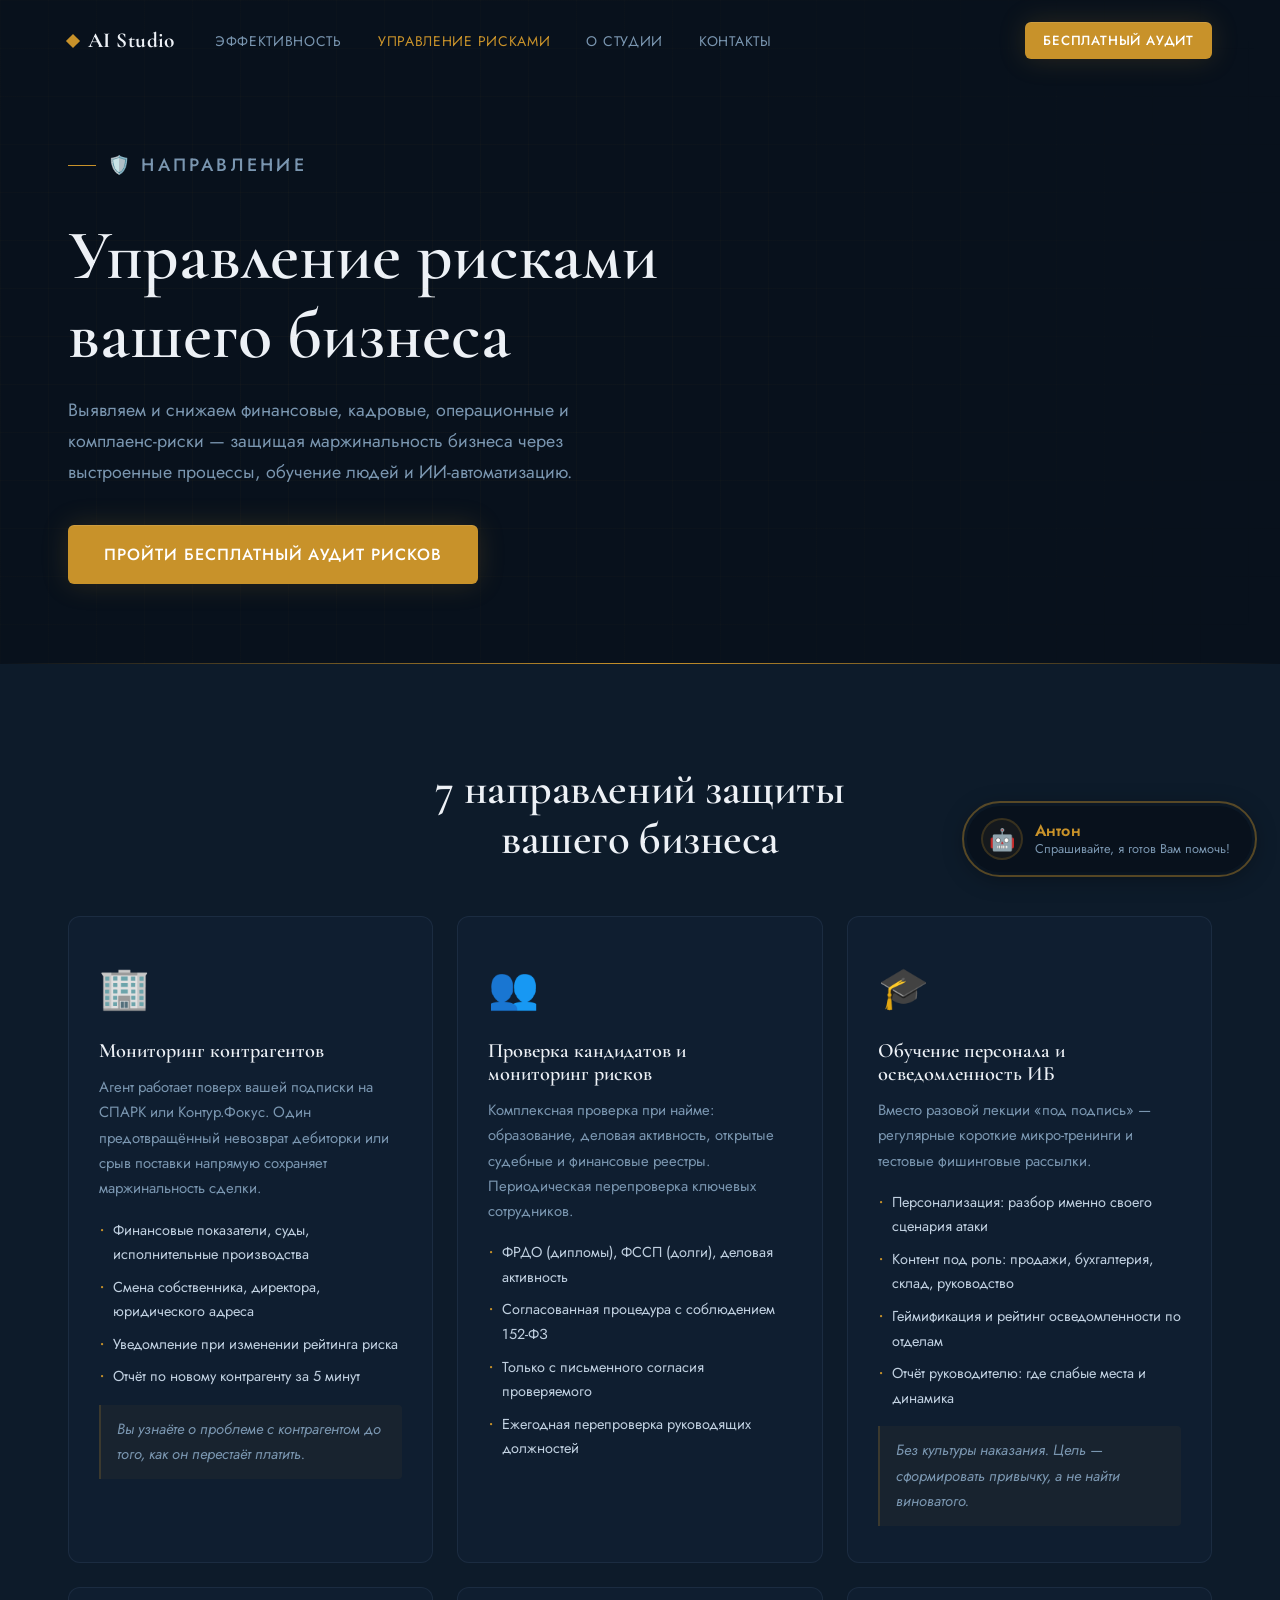
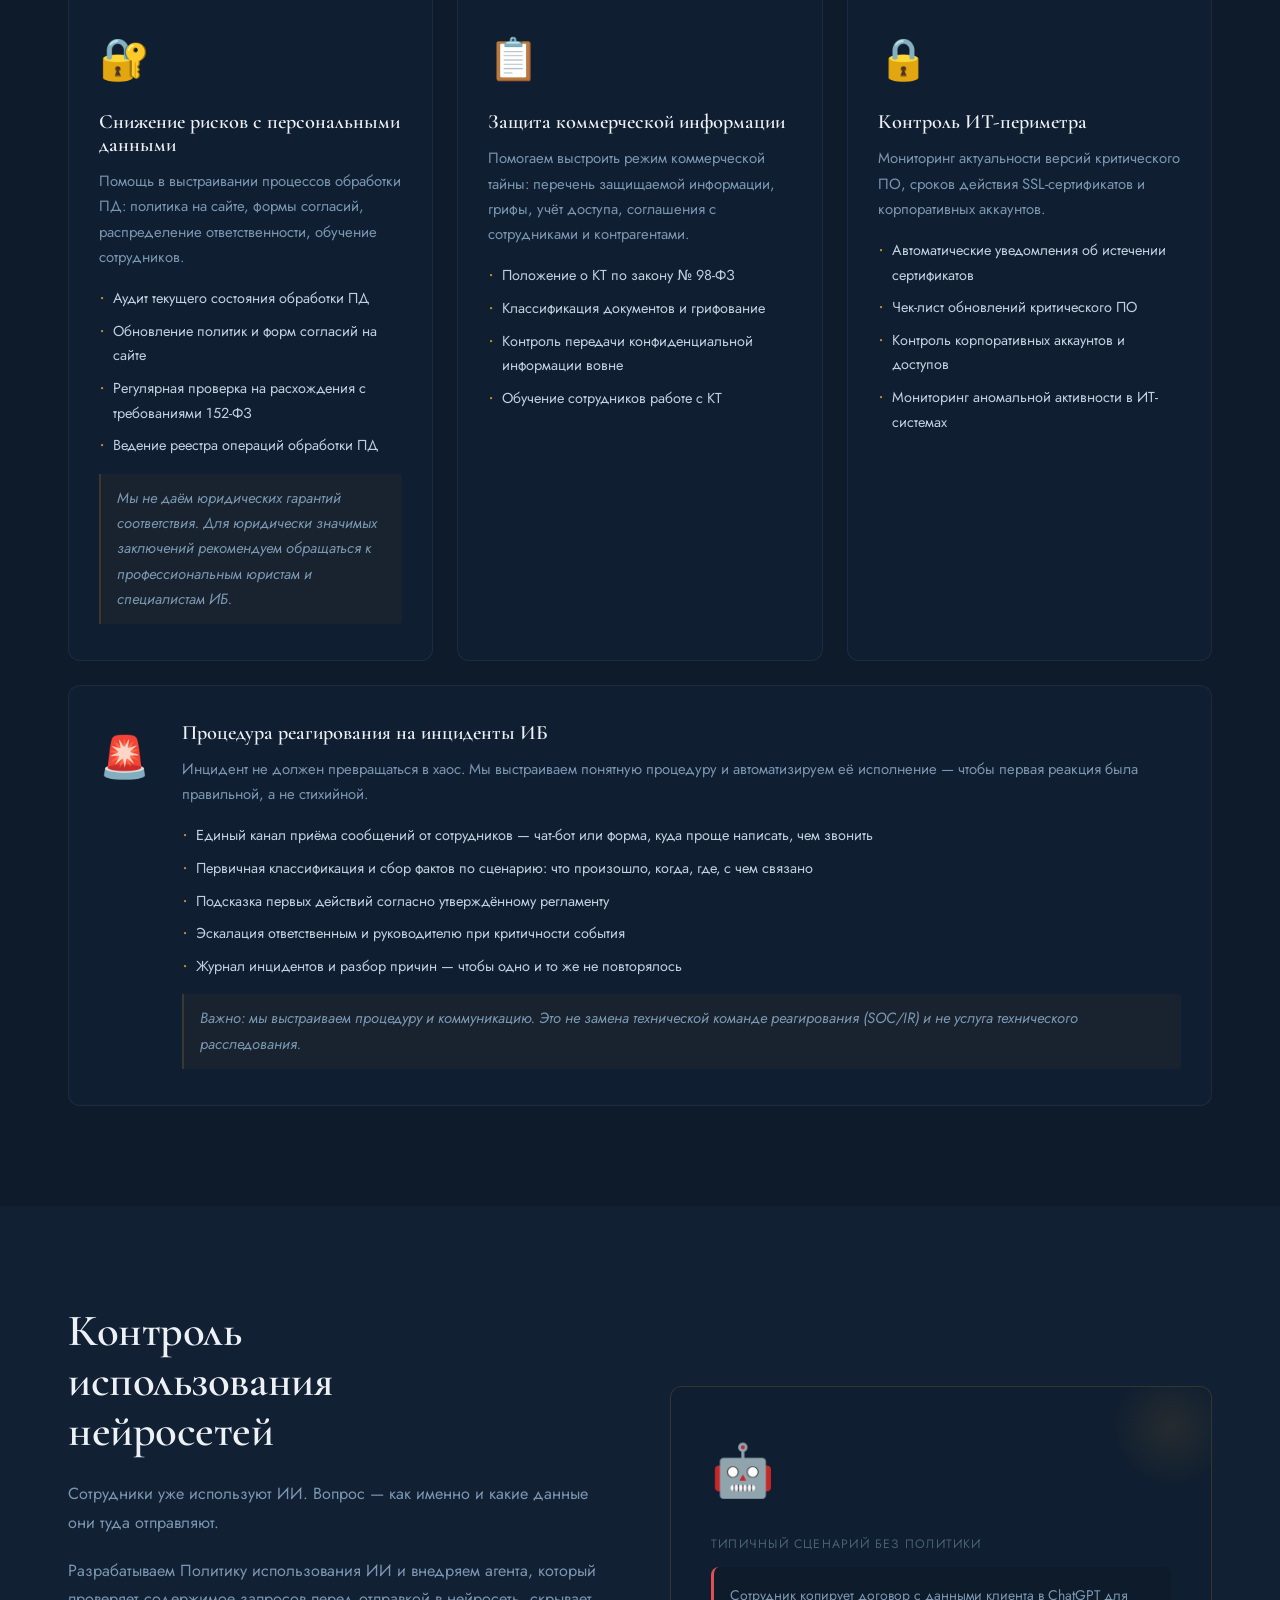
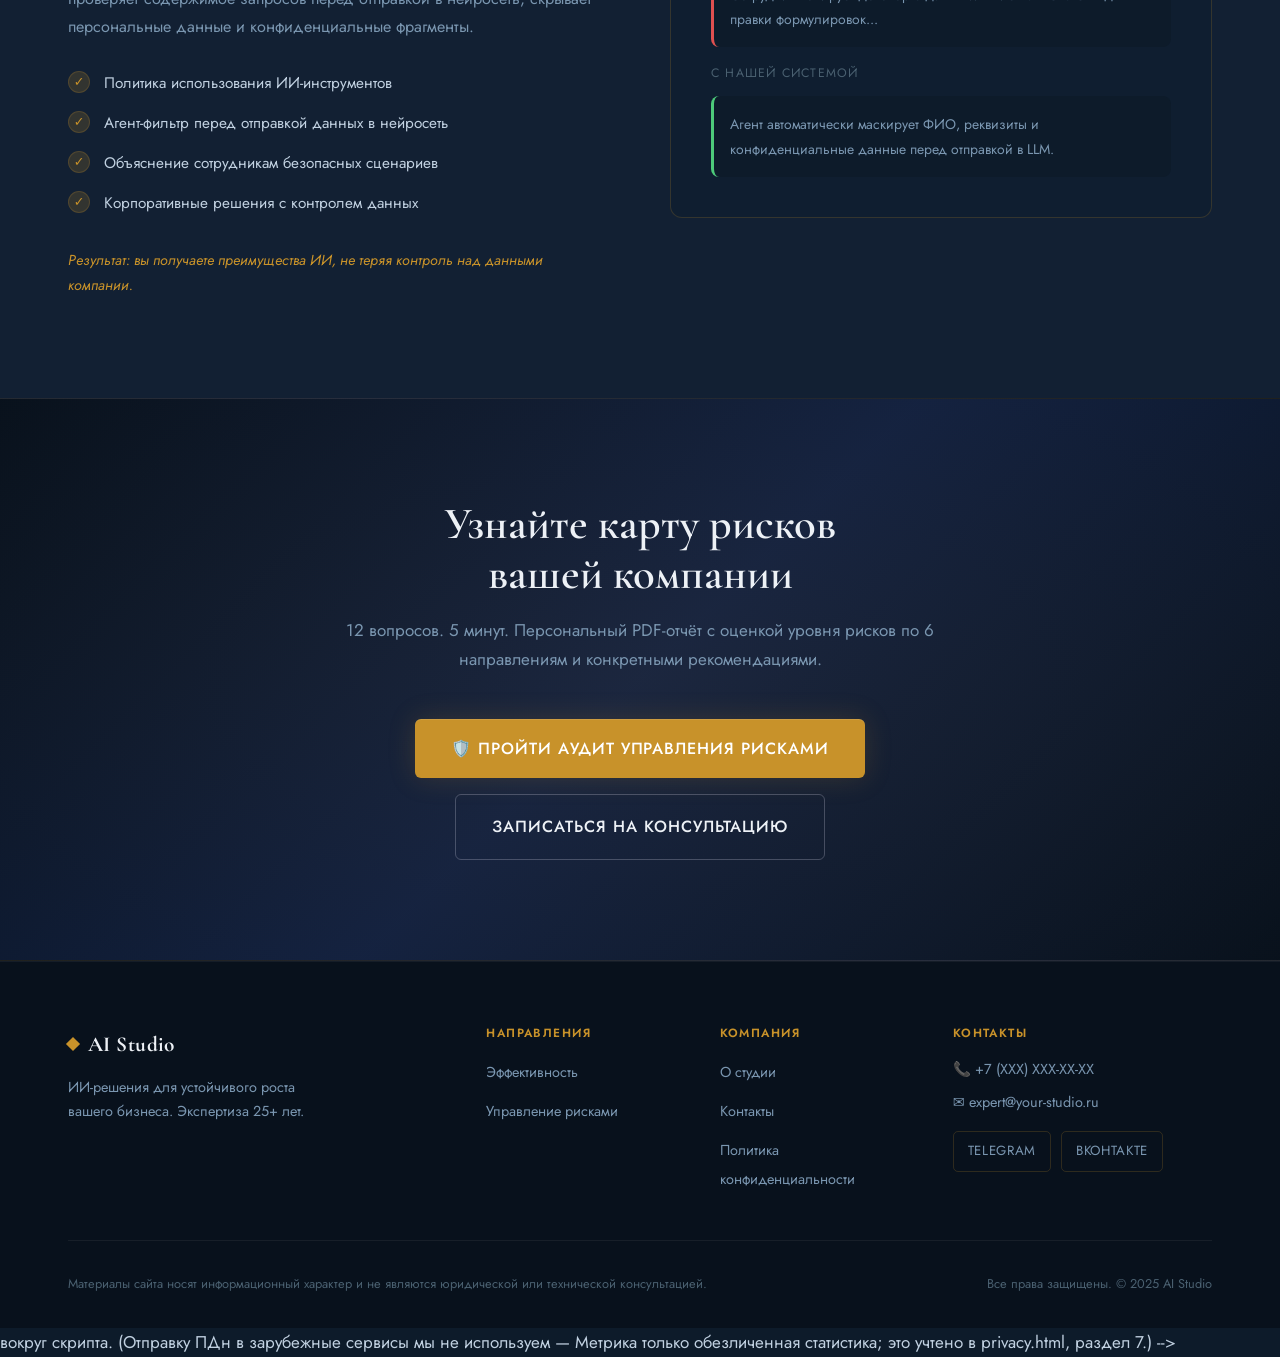
<file: security.html>
<!DOCTYPE html>
<html lang="ru">
<head>
  <meta charset="UTF-8">
  <meta name="viewport" content="width=device-width, initial-scale=1.0">
  <title>Управление рисками бизнеса | AI Studio</title>
  <meta name="description" content="Мониторинг контрагентов, проверка кандидатов, обучение персонала ИБ, реагирование на инциденты, защита персональных данных и коммерческой тайны. ИИ-агенты для безопасности МСП.">
  <link rel="icon" type="image/png" href="assets/favicon.png">
  <link rel="canonical" href="https://ваш-домен.ru/security.html"> 
  <!-- OpenGraph: карточка сайта при отправке ссылки в Telegram/WhatsApp/ВК.
       После регистрации домена заменить ваш-домен.ru и добавить og:image (картинка 1200x630). -->
  <meta property="og:type" content="website">
  <meta property="og:title" content="Управление рисками бизнеса — AI Studio">
  <meta property="og:description" content="Мониторинг контрагентов, проверка кандидатов, обучение персонала ИБ, реагирование на инциденты, защита персональных данных и коммерческой тайны. ИИ-агенты для безопасности МСП.">
  <meta property="og:url" content="https://ваш-домен.ru/security.html">
  <meta property="og:site_name" content="AI Studio">
  <meta property="og:locale" content="ru_RU">
  <link rel="stylesheet" href="css/style.css?v=5">
</head>
<body>

<!-- Navigation -->
<nav class="nav" id="nav">
  <div class="container nav__inner">
    <a href="index.html" class="nav__logo">
      <span class="nav__logo-diamond"></span>
      AI Studio
    </a>
    <ul class="nav__links">
      <li><a href="efficiency.html">Эффективность</a></li>
      <li><a href="security.html">Управление рисками</a></li>
      <li><a href="about.html">О студии</a></li>
      <li><a href="contacts.html">Контакты</a></li>
    </ul>
    <button class="btn btn--amber btn--sm" onclick="openQuiz('security')">Бесплатный аудит</button>
    <button class="nav__burger" id="navBurger" aria-label="Меню">
      <span></span><span></span><span></span>
    </button>
  </div>
</nav>
<div class="nav__mobile" id="navMobile">
  <ul>
    <li><a href="efficiency.html">Эффективность</a></li>
    <li><a href="security.html">Управление рисками</a></li>
    <li><a href="about.html">О студии</a></li>
    <li><a href="contacts.html">Контакты</a></li>
  </ul>
  <div class="nav__mobile-cta">
    <button class="btn btn--amber" onclick="openQuiz('security')">Пройти аудит</button>
  </div>
</div>

<!-- Page Hero -->
<section class="page-hero">
  <div class="page-hero__grid"></div>
  <div class="container">
    <p class="page-hero__label reveal">🛡️ Направление</p>
    <h1 class="reveal reveal--d1">Управление рисками<br>вашего бизнеса</h1>
    <p class="reveal reveal--d2">Выявляем и снижаем финансовые, кадровые, операционные и комплаенс-риски — защищая маржинальность бизнеса через выстроенные процессы, обучение людей и ИИ-автоматизацию.</p>
    <button class="btn btn--amber btn--lg reveal reveal--d3" onclick="openQuiz('security')">
      Пройти бесплатный аудит рисков
    </button>
  </div>
</section>

<!-- Services 3+3+1 grid -->
<section class="section section--dark">
  <div class="container">
    <h2 class="section-title text-center reveal">7 направлений защиты<br>вашего бизнеса</h2>
    <div class="services__grid">

      <!-- Card 1 -->
      <div class="service-card">
        <span class="service-card__icon">🏢</span>
        <h3>Мониторинг контрагентов</h3>
        <p>Агент работает поверх вашей подписки на СПАРК или Контур.Фокус. Один предотвращённый невозврат дебиторки или срыв поставки напрямую сохраняет маржинальность сделки.</p>
        <ul>
          <li>Финансовые показатели, суды, исполнительные производства</li>
          <li>Смена собственника, директора, юридического адреса</li>
          <li>Уведомление при изменении рейтинга риска</li>
          <li>Отчёт по новому контрагенту за 5 минут</li>
        </ul>
        <p class="service-card__note">Вы узнаёте о проблеме с контрагентом до того, как он перестаёт платить.</p>
      </div>

      <!-- Card 2 -->
      <div class="service-card">
        <span class="service-card__icon">👥</span>
        <h3>Проверка кандидатов и мониторинг рисков</h3>
        <p>Комплексная проверка при найме: образование, деловая активность, открытые судебные и финансовые реестры. Периодическая перепроверка ключевых сотрудников.</p>
        <ul>
          <li>ФРДО (дипломы), ФССП (долги), деловая активность</li>
          <li>Согласованная процедура с соблюдением 152-ФЗ</li>
          <li>Только с письменного согласия проверяемого</li>
          <li>Ежегодная перепроверка руководящих должностей</li>
        </ul>
      </div>

      <!-- Card 3 -->
      <div class="service-card">
        <span class="service-card__icon">🎓</span>
        <h3>Обучение персонала и осведомленность ИБ</h3>
        <p>Вместо разовой лекции «под подпись» — регулярные короткие микро-тренинги и тестовые фишинговые рассылки.</p>
        <ul>
          <li>Персонализация: разбор именно своего сценария атаки</li>
          <li>Контент под роль: продажи, бухгалтерия, склад, руководство</li>
          <li>Геймификация и рейтинг осведомленности по отделам</li>
          <li>Отчёт руководителю: где слабые места и динамика</li>
        </ul>
        <p class="service-card__note">Без культуры наказания. Цель — сформировать привычку, а не найти виноватого.</p>
      </div>

      <!-- Card 4 -->
      <div class="service-card">
        <span class="service-card__icon">🔐</span>
        <h3>Снижение рисков с персональными данными</h3>
        <p>Помощь в выстраивании процессов обработки ПД: политика на сайте, формы согласий, распределение ответственности, обучение сотрудников.</p>
        <ul>
          <li>Аудит текущего состояния обработки ПД</li>
          <li>Обновление политик и форм согласий на сайте</li>
          <li>Регулярная проверка на расхождения с требованиями 152-ФЗ</li>
          <li>Ведение реестра операций обработки ПД</li>
        </ul>
        <p class="service-card__note">Мы не даём юридических гарантий соответствия. Для юридически значимых заключений рекомендуем обращаться к профессиональным юристам и специалистам ИБ.</p>
      </div>

      <!-- Card 5 -->
      <div class="service-card">
        <span class="service-card__icon">📋</span>
        <h3>Защита коммерческой информации</h3>
        <p>Помогаем выстроить режим коммерческой тайны: перечень защищаемой информации, грифы, учёт доступа, соглашения с сотрудниками и контрагентами.</p>
        <ul>
          <li>Положение о КТ по закону № 98-ФЗ</li>
          <li>Классификация документов и грифование</li>
          <li>Контроль передачи конфиденциальной информации вовне</li>
          <li>Обучение сотрудников работе с КТ</li>
        </ul>
      </div>

      <!-- Card 6 - Placeholder for grid balance -->
      <div class="service-card">
        <span class="service-card__icon">🔒</span>
        <h3>Контроль ИТ-периметра</h3>
        <p>Мониторинг актуальности версий критического ПО, сроков действия SSL-сертификатов и корпоративных аккаунтов.</p>
        <ul>
          <li>Автоматические уведомления об истечении сертификатов</li>
          <li>Чек-лист обновлений критического ПО</li>
          <li>Контроль корпоративных аккаунтов и доступов</li>
          <li>Мониторинг аномальной активности в ИТ-системах</li>
        </ul>
      </div>

      <!-- Card 7 - Wide -->
      <div class="service-card service-card--wide">
        <span class="service-card__icon">🚨</span>
        <div>
          <h3>Процедура реагирования на инциденты ИБ</h3>
          <p>Инцидент не должен превращаться в хаос. Мы выстраиваем понятную процедуру и автоматизируем её исполнение — чтобы первая реакция была правильной, а не стихийной.</p>
          <ul>
            <li>Единый канал приёма сообщений от сотрудников — чат-бот или форма, куда проще написать, чем звонить</li>
            <li>Первичная классификация и сбор фактов по сценарию: что произошло, когда, где, с чем связано</li>
            <li>Подсказка первых действий согласно утверждённому регламенту</li>
            <li>Эскалация ответственным и руководителю при критичности события</li>
            <li>Журнал инцидентов и разбор причин — чтобы одно и то же не повторялось</li>
          </ul>
          <p class="service-card__note">Важно: мы выстраиваем процедуру и коммуникацию. Это не замена технической команде реагирования (SOC/IR) и не услуга технического расследования.</p>
        </div>
      </div>

    </div>
  </div>
</section>

<!-- AI Section -->
<section class="section section--mid">
  <div class="container">
    <div style="display:grid;grid-template-columns:1fr 1fr;gap:60px;align-items:center">
      <div>
        <h2 class="section-title" style="margin-bottom:24px">Контроль<br>использования<br>нейросетей</h2>
        <p style="color:var(--muted);margin-bottom:20px;font-size:0.95rem">Сотрудники уже используют ИИ. Вопрос — как именно и какие данные они туда отправляют.</p>
        <p style="color:var(--muted);margin-bottom:28px;font-size:0.95rem">Разрабатываем Политику использования ИИ и внедряем агента, который проверяет содержимое запросов перед отправкой в нейросеть, скрывает персональные данные и конфиденциальные фрагменты.</p>
        <ul class="check-list" style="margin-bottom:32px">
          <li><span class="check-list__icon">✓</span>Политика использования ИИ-инструментов</li>
          <li><span class="check-list__icon">✓</span>Агент-фильтр перед отправкой данных в нейросеть</li>
          <li><span class="check-list__icon">✓</span>Объяснение сотрудникам безопасных сценариев</li>
          <li><span class="check-list__icon">✓</span>Корпоративные решения с контролем данных</li>
        </ul>
        <p style="font-size:0.85rem;color:var(--amber);font-style:italic">Результат: вы получаете преимущества ИИ, не теряя контроль над данными компании.</p>
      </div>
      <div style="background:var(--navy-card);border:1px solid var(--border-amber);border-radius:var(--radius);padding:40px;position:relative;overflow:hidden">
        <div style="position:absolute;top:-20px;right:-20px;width:120px;height:120px;border-radius:50%;background:radial-gradient(circle,rgba(200,146,42,0.12),transparent 70%)"></div>
        <div style="font-size:3rem;margin-bottom:20px">🤖</div>
        <div style="font-size:0.72rem;letter-spacing:0.1em;text-transform:uppercase;color:var(--muted-dark);margin-bottom:12px">Типичный сценарий без политики</div>
        <div style="background:var(--navy);border-radius:8px;padding:16px;margin-bottom:16px;border-left:3px solid #e05050">
          <p style="font-size:0.82rem;color:var(--muted)">Сотрудник копирует договор с данными клиента в ChatGPT для правки формулировок...</p>
        </div>
        <div style="font-size:0.72rem;letter-spacing:0.1em;text-transform:uppercase;color:var(--muted-dark);margin-bottom:12px">С нашей системой</div>
        <div style="background:var(--navy);border-radius:8px;padding:16px;border-left:3px solid #4dca7a">
          <p style="font-size:0.82rem;color:var(--muted)">Агент автоматически маскирует ФИО, реквизиты и конфиденциальные данные перед отправкой в LLM.</p>
        </div>
      </div>
    </div>
  </div>
</section>

<!-- Quiz CTA -->
<section class="section cta-block">
  <div class="container">
    <div class="cta-block__inner">
      <h2 class="reveal">Узнайте карту рисков<br>вашей компании</h2>
      <p class="reveal reveal--d1">12 вопросов. 5 минут. Персональный PDF-отчёт с оценкой уровня рисков по 6 направлениям и конкретными рекомендациями.</p>
      <div class="cta-block__buttons reveal reveal--d2">
        <button class="btn btn--amber btn--lg" onclick="openQuiz('security')">
          🛡️ Пройти аудит управления рисками
        </button>
        <a href="contacts.html" class="btn btn--outline btn--lg">Записаться на консультацию</a>
      </div>
    </div>
  </div>
</section>

<!-- Footer -->
<footer class="footer">
  <div class="container">
    <div class="footer__inner">
      <div class="footer__brand">
        <a href="index.html" class="nav__logo"><span class="nav__logo-diamond"></span>AI Studio</a>
        <p>ИИ-решения для устойчивого роста вашего бизнеса. Экспертиза 25+ лет.</p>
      </div>
      <div class="footer__col">
        <h4>Направления</h4>
        <ul>
          <li><a href="efficiency.html">Эффективность</a></li>
          <li><a href="security.html">Управление рисками</a></li>
        </ul>
      </div>
      <div class="footer__col">
        <h4>Компания</h4>
        <ul>
          <li><a href="about.html">О студии</a></li>
          <li><a href="contacts.html">Контакты</a></li>
          <li><a href="privacy.html">Политика конфиденциальности</a></li>
        </ul>
      </div>
      <div class="footer__col footer__contacts">
        <h4>Контакты</h4>
        <p>📞 +7 (XXX) XXX-XX-XX</p>
        <p>✉️ expert@your-studio.ru</p>
        <div class="footer__social">
          <a href="https://t.me/your_studio" target="_blank" rel="noopener">Telegram</a>
          <a href="https://vk.com/your_studio" target="_blank" rel="noopener">ВКонтакте</a>
        </div>
      </div>
    </div>
    <div class="footer__bottom">
      <p class="footer__disclaimer">Материалы сайта носят информационный характер и не являются юридической или технической консультацией.</p>
      <p class="footer__copy">Все права защищены. © 2025 AI Studio</p>
    </div>
  </div>
</footer>

<div class="quiz-modal" id="quizModal"></div>

<div class="chatbot" id="chatbot">
  <button class="chatbot__toggle" id="chatbotToggle" aria-label="Открыть чат с Антоном">
    <span class="chatbot__pulse"></span>
    <div class="chatbot__toggle-inner">
      <div class="chatbot__bot-avatar">🤖</div>
      <div class="chatbot__toggle-text">
        <strong>Антон</strong>
        <span>Спрашивайте, я готов Вам помочь!</span>
      </div>
    </div>
    <span class="chatbot__icon--close">✕</span>
  </button>
  <div class="chatbot__window">
    <div class="chatbot__header">
      <div class="chatbot__avatar">А</div>
      <div class="chatbot__meta">
        <div class="chatbot__name">Антон</div>
        <div class="chatbot__status">● Онлайн</div>
      </div>
      <button class="chatbot__x" onclick="toggleChatbot()">✕</button>
    </div>
    <div class="chatbot__messages" id="chatbotMessages">
      <div class="chat-msg chat-msg--bot">
        <div class="chat-bubble">Хотите узнать, какие риски наиболее актуальны для вашего бизнеса? Расскажите о вашей компании или пройдите бесплатный аудит.</div>
      </div>
    </div>
    <div class="chatbot__input-row">
      <input type="text" class="chatbot__input" id="chatbotInput" placeholder="Написать сообщение…">
      <button class="chatbot__send" onclick="sendChat()">→</button>
    </div>
  </div>
</div>

<script src="js/main.js?v=5"></script>

<!-- Яндекс.Метрика: подключить после размещения сайта в интернете.
     1) создать счётчик на metrika.yandex.ru  2) вписать его ID ниже (3 раза XXXXXXXX)
     3) убрать <!-- и -->  вокруг скрипта.
     (Отправку ПДн в зарубежные сервисы мы не используем — Метрика только
      обезличенная статистика; это учтено в privacy.html, раздел 7.) -->
<!-- <script>
  (function(m,e,t,r,i,k,a){m[i]=m[i]||function(){(m[i].a=m[i].a||[]).push(arguments)};
  m[i].l=1*new Date();k=e.createElement(t),a=e.getElementsByTagName(t)[0],k.async=1,k.src=r,a.parentNode.insertBefore(k,a)})
  (window, document, "script", "https://mc.yandex.ru/metrika/tag.js", "ym");
  ym(XXXXXXXX, "init", { clickmap:true, trackLinks:true, accurateTrackBounce:true, webvisor:false });
</script>
<noscript><div><img src="https://mc.yandex.ru/watch/XXXXXXXX" style="position:absolute; left:-9999px;" alt=""></div></noscript> -->
</body>
</html>
</file>
<file: css/style.css>
/* ============================================================
   AI Studio — Design System
   Fonts: Cormorant Garamond (display) + Jost (UI)
   Palette: Deep Navy + Amber Gold
   ============================================================ */

@import url('https://fonts.googleapis.com/css2?family=Cormorant+Garamond:ital,wght@0,400;0,500;0,600;0,700;1,400;1,600&family=Jost:wght@300;400;500;600&display=swap');

/* ===== Variables ===== */
:root {
  --navy:        #0D1B2A;
  --navy-mid:    #122033;
  --navy-card:   #0F1E30;
  --navy-deep:   #08111C;

  --amber:       #C8922A;
  --amber-light: #E0A840;
  --amber-glow:  rgba(200, 146, 42, 0.18);
  --amber-faint: rgba(200, 146, 42, 0.07);

  --cool-white:  #EDF1F6;
  --text-light:  #C0D0E0;
  --muted:       #7A96B0;
  --muted-dark:  #4A6070;

  --border-card:   rgba(140, 170, 210, 0.1);
  --border-amber:  rgba(200, 146, 42, 0.2);
  --border-subtle: rgba(200, 146, 42, 0.12);

  --font-display: 'Cormorant Garamond', Georgia, serif;
  --font-ui:      'Jost', system-ui, sans-serif;

  --section-py: 100px;
  --container:  1200px;
  --radius:     12px;
  --radius-sm:  8px;
  --radius-lg:  20px;

  --shadow-card: 0 8px 40px rgba(0, 0, 0, 0.25);
  --shadow-hover: 0 20px 60px rgba(0, 0, 0, 0.35);
}

/* ===== Reset ===== */
*, *::before, *::after { box-sizing: border-box; margin: 0; padding: 0; }
html { scroll-behavior: smooth; font-size: 17px; }
body {
  background: var(--navy);
  color: var(--text-light);
  font-family: var(--font-ui);
  font-weight: 400;
  line-height: 1.7;
  overflow-x: hidden;
  -webkit-font-smoothing: antialiased;
}
img { max-width: 100%; display: block; }
a { color: inherit; text-decoration: none; }
ul { list-style: none; }
button { cursor: pointer; border: none; background: none; font-family: var(--font-ui); }
input, select, textarea { font-family: var(--font-ui); }

/* ===== Container ===== */
.container {
  max-width: var(--container);
  margin: 0 auto;
  padding: 0 28px;
}

/* ===== Typography ===== */
h1, h2, h3, h4 {
  font-family: var(--font-display);
  font-weight: 600;
  line-height: 1.12;
  color: var(--cool-white);
}
h1 { font-size: clamp(2.4rem, 5.5vw, 4.2rem); }
h2 { font-size: clamp(1.8rem, 3.5vw, 2.8rem); }
h3 { font-size: clamp(1.15rem, 2vw, 1.45rem); }
p  { line-height: 1.75; }

.section-title {
  margin-bottom: 52px;
  letter-spacing: -0.01em;
}
.text-center { text-align: center; }

/* ===== Section ===== */
.section { padding: var(--section-py) 0; }
.section--dark  { background: var(--navy); }
.section--mid   { background: var(--navy-mid); }
.section--deep  { background: var(--navy-deep); }

/* ===== Buttons ===== */
.btn {
  display: inline-flex;
  align-items: center;
  gap: 10px;
  padding: 14px 28px;
  border-radius: 6px;
  font-family: var(--font-ui);
  font-size: 0.875rem;
  font-weight: 500;
  letter-spacing: 0.06em;
  text-transform: uppercase;
  transition: all 0.25s ease;
  white-space: nowrap;
  position: relative;
  overflow: hidden;
}
.btn::after {
  content: '';
  position: absolute;
  inset: 0;
  background: rgba(255,255,255,0.06);
  opacity: 0;
  transition: opacity 0.2s;
}
.btn:hover::after { opacity: 1; }

.btn--amber {
  background: var(--amber);
  color: #fff;
  box-shadow: 0 0 28px var(--amber-glow), inset 0 1px 0 rgba(255,255,255,0.1);
}
.btn--amber:hover {
  background: var(--amber-light);
  box-shadow: 0 0 44px rgba(200, 146, 42, 0.45);
  transform: translateY(-1px);
}
.btn--amber:active { transform: translateY(0); }

.btn--outline {
  border: 1px solid rgba(200, 200, 220, 0.28);
  color: var(--cool-white);
  background: transparent;
}
.btn--outline:hover {
  border-color: var(--amber);
  color: var(--amber);
  background: var(--amber-faint);
}

.btn--ghost {
  color: var(--amber);
  padding-left: 0;
  padding-right: 0;
  letter-spacing: 0.04em;
}
.btn--ghost:hover { color: var(--amber-light); }
.btn--ghost::after { display: none; }

.btn--lg { padding: 18px 36px; font-size: 0.95rem; }
.btn--sm { padding: 9px 18px; font-size: 0.78rem; }

/* ===== Navigation ===== */
.nav {
  position: fixed;
  top: 0; left: 0; right: 0;
  z-index: 100;
  padding: 22px 0;
  transition: background 0.35s, padding 0.35s, box-shadow 0.35s;
}
.nav.scrolled {
  background: rgba(11, 21, 34, 0.95);
  backdrop-filter: blur(18px);
  -webkit-backdrop-filter: blur(18px);
  padding: 14px 0;
  box-shadow: 0 1px 0 var(--border-amber);
}
.nav__inner {
  display: flex;
  align-items: center;
  gap: 40px;
}
.nav__logo {
  display: flex;
  align-items: center;
  gap: 10px;
  font-family: var(--font-display);
  font-size: 1.25rem;
  font-weight: 700;
  color: var(--cool-white);
  letter-spacing: 0.02em;
  flex-shrink: 0;
}
.nav__logo-diamond {
  width: 10px;
  height: 10px;
  background: var(--amber);
  transform: rotate(45deg);
  display: inline-block;
}
.nav__links {
  display: flex;
  gap: 36px;
  flex: 1;
}
.nav__links a {
  font-size: 0.82rem;
  font-weight: 400;
  color: var(--muted);
  letter-spacing: 0.05em;
  text-transform: uppercase;
  transition: color 0.2s;
  position: relative;
}
.nav__links a::after {
  content: '';
  position: absolute;
  bottom: -3px;
  left: 0;
  width: 0;
  height: 1px;
  background: var(--amber);
  transition: width 0.25s;
}
.nav__links a:hover { color: var(--cool-white); }
.nav__links a:hover::after { width: 100%; }
.nav__links a.active { color: var(--amber); }

.nav__burger {
  display: none;
  flex-direction: column;
  gap: 5px;
  padding: 6px;
  margin-left: auto;
}
.nav__burger span {
  display: block;
  width: 22px;
  height: 2px;
  background: var(--cool-white);
  border-radius: 2px;
  transition: all 0.3s;
}
.nav__burger.open span:nth-child(1) { transform: translateY(7px) rotate(45deg); }
.nav__burger.open span:nth-child(2) { opacity: 0; }
.nav__burger.open span:nth-child(3) { transform: translateY(-7px) rotate(-45deg); }

/* Mobile menu */
.nav__mobile {
  display: none;
  position: fixed;
  inset: 0;
  background: var(--navy-deep);
  z-index: 99;
  padding: 96px 28px 40px;
  flex-direction: column;
  gap: 0;
}
.nav__mobile.open { display: flex; }
.nav__mobile ul {
  display: flex;
  flex-direction: column;
  gap: 4px;
}
.nav__mobile li a {
  display: block;
  font-family: var(--font-display);
  font-size: 2rem;
  font-weight: 500;
  color: var(--cool-white);
  padding: 12px 0;
  border-bottom: 1px solid rgba(255,255,255,0.06);
  transition: color 0.2s, padding-left 0.2s;
}
.nav__mobile li a:hover { color: var(--amber); padding-left: 8px; }
.nav__mobile .nav__mobile-cta { margin-top: 36px; }

/* ===== Hero ===== */
.hero {
  position: relative;
  min-height: 100vh;
  display: flex;
  align-items: center;
  overflow: hidden;
  padding: 130px 0 90px;
}
.hero__bg {
  position: absolute;
  inset: 0;
  z-index: 0;
  background: radial-gradient(ellipse 60% 70% at 70% 40%, rgba(18, 40, 75, 0.6), transparent);
}
.hero__grid {
  position: absolute;
  inset: 0;
  background-image:
    linear-gradient(rgba(200, 146, 42, 0.05) 1px, transparent 1px),
    linear-gradient(90deg, rgba(200, 146, 42, 0.05) 1px, transparent 1px);
  background-size: 64px 64px;
  mask-image: radial-gradient(ellipse 90% 80% at 55% 50%, black 20%, transparent 80%);
  -webkit-mask-image: radial-gradient(ellipse 90% 80% at 55% 50%, black 20%, transparent 80%);
}
.hero__orb {
  position: absolute;
  border-radius: 50%;
  filter: blur(90px);
  pointer-events: none;
}
.hero__orb--1 {
  width: 700px; height: 700px;
  background: radial-gradient(circle, rgba(200, 146, 42, 0.1) 0%, transparent 65%);
  top: -150px; right: -200px;
  animation: orb-drift 14s ease-in-out infinite alternate;
}
.hero__orb--2 {
  width: 500px; height: 500px;
  background: radial-gradient(circle, rgba(20, 60, 140, 0.35) 0%, transparent 65%);
  bottom: -80px; left: -100px;
  animation: orb-drift 10s ease-in-out infinite alternate-reverse;
}
@keyframes orb-drift {
  from { transform: translate(0, 0) scale(1); }
  to   { transform: translate(30px, 25px) scale(1.05); }
}
.hero__content {
  position: relative;
  z-index: 1;
  max-width: 740px;
}
.hero__eyebrow {
  font-size: 0.72rem;
  font-weight: 500;
  letter-spacing: 0.18em;
  text-transform: uppercase;
  color: var(--amber);
  margin-bottom: 24px;
  display: flex;
  align-items: center;
  gap: 12px;
}
.hero__eyebrow::before {
  content: '';
  display: block;
  width: 32px;
  height: 1px;
  background: var(--amber);
}
.hero__title {
  font-size: clamp(3rem, 6.5vw, 5.2rem);
  line-height: 1.05;
  color: var(--cool-white);
  margin-bottom: 28px;
  letter-spacing: -0.02em;
}
.hero__title em {
  font-style: italic;
  color: var(--amber);
}
.hero__sub {
  font-size: 1.05rem;
  line-height: 1.75;
  color: var(--muted);
  margin-bottom: 44px;
  max-width: 520px;
}
.hero__cta {
  display: flex;
  gap: 16px;
  flex-wrap: wrap;
  margin-bottom: 36px;
}
.hero__meta {
  font-size: 0.76rem;
  color: var(--muted-dark);
  letter-spacing: 0.06em;
  text-transform: uppercase;
}

/* Scroll hint */
.hero__scroll {
  position: absolute;
  bottom: 36px;
  left: 50%;
  transform: translateX(-50%);
  display: flex;
  flex-direction: column;
  align-items: center;
  gap: 10px;
  opacity: 0.35;
  z-index: 1;
}
.hero__scroll span {
  font-size: 0.65rem;
  letter-spacing: 0.14em;
  text-transform: uppercase;
}
.hero__scroll-line {
  width: 1px;
  height: 44px;
  background: linear-gradient(to bottom, var(--amber), transparent);
  animation: scroll-anim 2.2s ease-in-out infinite;
}
@keyframes scroll-anim {
  0%, 100% { transform: scaleY(1); opacity: 1; }
  50%       { transform: scaleY(0.5); opacity: 0.4; }
}

/* Page hero (inner pages) */
.page-hero {
  padding: 150px 0 80px;
  background: var(--navy-deep);
  position: relative;
  overflow: hidden;
}
.page-hero::after {
  content: '';
  position: absolute;
  bottom: 0; left: 0; right: 0;
  height: 1px;
  background: linear-gradient(90deg, transparent, var(--amber), transparent);
}
.page-hero__grid {
  position: absolute;
  inset: 0;
  background-image:
    linear-gradient(rgba(200, 146, 42, 0.04) 1px, transparent 1px),
    linear-gradient(90deg, rgba(200, 146, 42, 0.04) 1px, transparent 1px);
  background-size: 48px 48px;
  mask-image: radial-gradient(ellipse 80% 100% at 30% 50%, black, transparent);
}
.page-hero__label {
  font-size: 0.72rem;
  font-weight: 500;
  letter-spacing: 0.18em;
  text-transform: uppercase;
  color: var(--amber);
  margin-bottom: 20px;
  display: flex;
  align-items: center;
  gap: 12px;
}
.page-hero__label::before {
  content: '';
  width: 28px;
  height: 1px;
  background: var(--amber);
}
.page-hero h1 { margin-bottom: 20px; max-width: 720px; }
.page-hero p {
  font-size: 1.05rem;
  color: var(--muted);
  max-width: 580px;
  margin-bottom: 36px;
}

/* ===== Reveal Animations ===== */
.reveal {
  opacity: 0;
  transform: translateY(28px);
  transition: opacity 0.75s cubic-bezier(0.25, 0.1, 0.25, 1),
              transform 0.75s cubic-bezier(0.25, 0.1, 0.25, 1);
}
.reveal.visible { opacity: 1; transform: none; }
.reveal--d1 { transition-delay: 0.1s; }
.reveal--d2 { transition-delay: 0.22s; }
.reveal--d3 { transition-delay: 0.36s; }
.reveal--d4 { transition-delay: 0.52s; }
.reveal--d5 { transition-delay: 0.68s; }

.scroll-reveal {
  opacity: 0;
  transform: translateY(32px);
  transition: opacity 0.65s ease, transform 0.65s ease;
}
.scroll-reveal.visible { opacity: 1; transform: none; }

/* ===== Section Divider ===== */
.divider {
  height: 1px;
  background: linear-gradient(90deg, transparent, var(--border-amber), transparent);
  margin: 0;
}

/* ===== Pain Points ===== */
.pain-points {
  background: var(--navy-mid);
  position: relative;
}
.pain-points::before {
  content: '';
  position: absolute;
  top: 0; left: 0; right: 0;
  height: 1px;
  background: linear-gradient(90deg, transparent, var(--amber), transparent);
}
.pain-points__inner {
  display: grid;
  grid-template-columns: 180px 1fr;
  gap: 72px;
  align-items: start;
}
.pain-points__side-label {
  font-family: var(--font-display);
  font-size: 5rem;
  font-weight: 700;
  color: var(--amber);
  opacity: 0.15;
  writing-mode: vertical-rl;
  text-orientation: mixed;
  transform: rotate(180deg);
  align-self: center;
  line-height: 1;
  user-select: none;
}
.pain-points__intro {
  font-size: 1.1rem;
  color: var(--text-light);
  margin-bottom: 32px;
  font-weight: 400;
}
.pain-list {
  display: flex;
  flex-direction: column;
  gap: 0;
  margin-bottom: 36px;
}
.pain-item {
  padding: 14px 0 14px 20px;
  border-left: 2px solid rgba(200, 146, 42, 0.2);
  color: var(--muted);
  font-size: 0.95rem;
  transition: border-color 0.25s, color 0.25s, padding-left 0.25s;
  cursor: default;
}
.pain-item + .pain-item { border-top: 1px solid rgba(255,255,255,0.04); }
.pain-item:hover {
  border-left-color: var(--amber);
  color: var(--text-light);
  padding-left: 26px;
}
.pain-points__outro {
  font-size: 1rem;
  color: var(--text-light);
  font-weight: 500;
  border-top: 1px solid var(--border-subtle);
  padding-top: 28px;
  line-height: 1.65;
}

/* ===== Directions ===== */
.directions { background: var(--navy); }
.directions__grid {
  display: grid;
  grid-template-columns: 1fr 1fr;
  gap: 28px;
  align-items: start;
}
.direction-card {
  padding: 48px 40px;
  border-radius: var(--radius);
  border: 1px solid var(--border-card);
  background: var(--navy-card);
  position: relative;
  overflow: hidden;
  transition: border-color 0.3s, transform 0.35s, box-shadow 0.35s;
}
.direction-card::before {
  content: '';
  position: absolute;
  top: 0; left: 0; right: 0;
  height: 3px;
  transition: opacity 0.3s;
}
.direction-card--eff::before {
  background: linear-gradient(90deg, var(--amber), rgba(200, 146, 42, 0.1));
}
.direction-card--sec::before {
  background: linear-gradient(90deg, rgba(70, 140, 220, 0.8), rgba(70, 140, 220, 0.05));
}
.direction-card::after {
  content: '';
  position: absolute;
  bottom: -60px; right: -60px;
  width: 180px; height: 180px;
  border-radius: 50%;
  opacity: 0;
  transition: opacity 0.4s;
}
.direction-card--eff::after {
  background: radial-gradient(circle, rgba(200, 146, 42, 0.08), transparent 70%);
}
.direction-card--sec::after {
  background: radial-gradient(circle, rgba(70, 140, 220, 0.08), transparent 70%);
}
.direction-card:hover {
  border-color: var(--border-amber);
  transform: translateY(-5px);
  box-shadow: var(--shadow-hover);
}
.direction-card:hover::after { opacity: 1; }
.direction-card__icon {
  font-size: 2.6rem;
  margin-bottom: 22px;
  display: block;
}
.direction-card h3 {
  font-size: 1.5rem;
  margin-bottom: 14px;
  color: var(--cool-white);
}
.direction-card > p {
  color: var(--muted);
  font-size: 0.9rem;
  margin-bottom: 24px;
}
.direction-card ul { margin-bottom: 36px; }
.direction-card li {
  display: flex;
  align-items: flex-start;
  gap: 12px;
  padding: 10px 0;
  color: var(--text-light);
  font-size: 0.875rem;
  border-bottom: 1px solid rgba(255,255,255,0.04);
}
.direction-card li::before {
  content: '—';
  color: var(--amber);
  flex-shrink: 0;
  font-family: var(--font-display);
}

/* ===== About Brief ===== */
.about-brief { background: var(--navy-mid); }
.about-brief__inner {
  display: grid;
  grid-template-columns: 1fr 400px;
  gap: 88px;
  align-items: center;
}
.about-brief__text h2 { margin-bottom: 28px; }
.about-brief__text > p {
  color: var(--muted);
  font-size: 0.95rem;
  margin-bottom: 18px;
}
.check-list {
  margin: 28px 0 40px;
  display: flex;
  flex-direction: column;
  gap: 14px;
}
.check-list li {
  display: flex;
  align-items: flex-start;
  gap: 14px;
  color: var(--text-light);
  font-size: 0.9rem;
}
.check-list__icon {
  width: 22px;
  height: 22px;
  border-radius: 50%;
  background: var(--amber-glow);
  border: 1px solid var(--border-amber);
  display: flex;
  align-items: center;
  justify-content: center;
  flex-shrink: 0;
  color: var(--amber);
  font-size: 0.75rem;
  font-weight: 700;
  margin-top: 1px;
}
.about-brief__visual { position: relative; }
.about-brief__photo-frame {
  position: relative;
  border-radius: var(--radius-lg);
  overflow: hidden;
  aspect-ratio: 3/4;
  background: var(--navy-card);
  border: 1px solid var(--border-card);
}
.about-brief__photo {
  width: 100%; height: 100%;
  object-fit: cover;
  object-position: center top;
}
.about-brief__no-photo {
  width: 100%; height: 100%;
  display: flex;
  align-items: center;
  justify-content: center;
  flex-direction: column;
  gap: 16px;
  color: var(--muted-dark);
}
.about-brief__no-photo span { font-size: 4rem; opacity: 0.3; }
.about-brief__no-photo p { font-size: 0.8rem; opacity: 0.5; text-align: center; }

.about-brief__stat {
  position: absolute;
  bottom: -24px;
  left: -24px;
  background: var(--navy);
  border: 1px solid var(--border-amber);
  padding: 18px 24px;
  border-radius: var(--radius);
  text-align: center;
  box-shadow: var(--shadow-card);
}
.stat-num {
  display: block;
  font-family: var(--font-display);
  font-size: 2.6rem;
  color: var(--amber);
  font-weight: 700;
  line-height: 1;
}
.stat-label {
  display: block;
  font-size: 0.72rem;
  color: var(--muted);
  margin-top: 5px;
  letter-spacing: 0.05em;
  text-transform: uppercase;
}

/* ===== Process ===== */
.process { background: var(--navy); }
.process__steps {
  display: grid;
  grid-template-columns: 1fr 48px 1fr 48px 1fr 48px 1fr;
  align-items: start;
  gap: 0;
}
.process__step {
  background: var(--navy-card);
  border: 1px solid var(--border-card);
  border-radius: var(--radius);
  padding: 32px 26px;
  transition: border-color 0.3s, transform 0.3s, box-shadow 0.3s;
}
.process__step:hover {
  border-color: var(--border-amber);
  transform: translateY(-4px);
  box-shadow: var(--shadow-hover);
}
.process__num {
  font-family: var(--font-display);
  font-size: 3.2rem;
  color: var(--amber);
  opacity: 0.2;
  line-height: 1;
  margin-bottom: 14px;
  font-weight: 700;
}
.process__step h3 { font-size: 1.05rem; margin-bottom: 10px; color: var(--cool-white); }
.process__step p  { color: var(--muted); font-size: 0.85rem; line-height: 1.65; }
.process__arrow {
  display: flex;
  align-items: flex-start;
  justify-content: center;
  padding-top: 44px;
  color: var(--amber);
  opacity: 0.3;
  font-size: 1.2rem;
}

/* ===== Audience ===== */
.audience { background: var(--navy-mid); }
.audience__grid {
  display: grid;
  grid-template-columns: repeat(3, 1fr);
  gap: 24px;
}
.audience-card {
  padding: 36px 28px;
  background: var(--navy);
  border-radius: var(--radius);
  border: 1px solid var(--border-card);
  text-align: center;
  transition: border-color 0.3s, transform 0.3s, box-shadow 0.3s;
}
.audience-card:hover {
  border-color: var(--border-amber);
  transform: translateY(-4px);
  box-shadow: var(--shadow-card);
}
.audience-card__icon {
  font-size: 2.8rem;
  display: block;
  margin-bottom: 18px;
}
.audience-card h3 { font-size: 1.15rem; margin-bottom: 12px; }
.audience-card p  { color: var(--muted); font-size: 0.875rem; }

/* ===== Principles ===== */
.principles { background: var(--navy); }
.principles__grid {
  display: grid;
  grid-template-columns: 1fr 1fr;
  gap: 16px;
  margin-bottom: 28px;
}
.principle-item {
  display: flex;
  gap: 16px;
  align-items: flex-start;
  padding: 20px 24px;
  background: var(--navy-card);
  border-radius: var(--radius-sm);
  border: 1px solid var(--border-card);
  transition: border-color 0.25s;
}
.principle-item:hover { border-color: var(--border-amber); }
.principle-check {
  width: 26px;
  height: 26px;
  border-radius: 50%;
  background: var(--amber-faint);
  border: 1px solid var(--border-amber);
  display: flex;
  align-items: center;
  justify-content: center;
  color: var(--amber);
  font-size: 0.8rem;
  font-weight: 700;
  flex-shrink: 0;
  margin-top: 2px;
}
.principle-item div { font-size: 0.88rem; color: var(--muted); line-height: 1.6; }
.principle-item strong { color: var(--text-light); }
.principles__note {
  background: rgba(200, 146, 42, 0.05);
  border: 1px solid var(--border-amber);
  border-radius: var(--radius-sm);
  padding: 22px 28px;
  color: var(--muted);
  font-size: 0.875rem;
  line-height: 1.75;
}
.principles__note strong { color: var(--amber); }

/* ===== CTA Block ===== */
.cta-block {
  background: linear-gradient(135deg, var(--navy-deep) 0%, #112040 50%, var(--navy-deep) 100%);
  border-top: 1px solid var(--border-subtle);
  border-bottom: 1px solid var(--border-subtle);
  position: relative;
  overflow: hidden;
}
.cta-block::before {
  content: '';
  position: absolute;
  inset: 0;
  background: radial-gradient(ellipse 70% 80% at 50% 50%, rgba(200, 146, 42, 0.06), transparent);
  pointer-events: none;
}
.cta-block__inner {
  position: relative;
  text-align: center;
  max-width: 640px;
  margin: 0 auto;
}
.cta-block__inner h2 { margin-bottom: 16px; }
.cta-block__inner > p { color: var(--muted); margin-bottom: 44px; font-size: 1rem; }
.cta-block__buttons {
  display: flex;
  gap: 16px;
  justify-content: center;
  flex-wrap: wrap;
}

/* ===== Services Grid (efficiency/security pages) ===== */
.services__grid {
  display: grid;
  grid-template-columns: repeat(3, 1fr);
  gap: 24px;
}
.service-card {
  padding: 36px 30px;
  background: var(--navy-card);
  border-radius: var(--radius);
  border: 1px solid var(--border-card);
  transition: border-color 0.3s, transform 0.3s, box-shadow 0.3s;
  position: relative;
  overflow: hidden;
}
.service-card::before {
  content: '';
  position: absolute;
  top: 0; left: 0;
  width: 3px; height: 0;
  background: var(--amber);
  transition: height 0.35s;
  border-radius: 0 0 2px 0;
}
.service-card:hover { border-color: var(--border-amber); transform: translateY(-4px); box-shadow: var(--shadow-hover); }
.service-card:hover::before { height: 60%; }
.service-card--wide {
  grid-column: 1 / -1;
  display: grid;
  grid-template-columns: auto 1fr;
  gap: 32px;
  align-items: start;
}
.service-card__icon {
  font-size: 2.4rem;
  margin-bottom: 18px;
  display: block;
}
.service-card--wide .service-card__icon { margin-bottom: 0; }
.service-card h3 { font-size: 1.2rem; margin-bottom: 12px; color: var(--cool-white); }
.service-card p  { color: var(--muted); font-size: 0.875rem; line-height: 1.7; }
.service-card ul { margin-top: 16px; display: flex; flex-direction: column; gap: 8px; }
.service-card li { color: var(--text-light); font-size: 0.85rem; display: flex; gap: 8px; }
.service-card li::before { content: '·'; color: var(--amber); font-size: 1.2rem; line-height: 1; flex-shrink: 0; }
.service-card__note {
  margin-top: 16px;
  padding: 12px 16px;
  background: rgba(200, 146, 42, 0.05);
  border-left: 2px solid var(--border-amber);
  border-radius: 0 4px 4px 0;
  font-size: 0.8rem;
  color: var(--muted);
  font-style: italic;
}

/* ===== About Page ===== */
.founder__inner {
  display: grid;
  grid-template-columns: 380px 1fr;
  gap: 80px;
  align-items: start;
}
.founder__photo-wrap {
  position: sticky;
  top: 100px;
}
.founder__photo-frame {
  border-radius: var(--radius-lg);
  overflow: hidden;
  aspect-ratio: 3/4;
  background: var(--navy-card);
  border: 1px solid var(--border-card);
  margin-bottom: 24px;
}
.founder__photo {
  width: 100%; height: 100%;
  object-fit: cover;
  object-position: center top;
}
.founder__badge {
  display: flex;
  gap: 16px;
  flex-wrap: wrap;
}
.badge {
  padding: 10px 18px;
  background: var(--navy-card);
  border: 1px solid var(--border-amber);
  border-radius: 6px;
  font-size: 0.8rem;
  color: var(--muted);
  display: flex;
  align-items: center;
  gap: 8px;
}
.badge strong { color: var(--amber); }
.founder__text { padding-top: 8px; }
.founder__text h2 { margin-bottom: 28px; }
.founder__text p  { color: var(--muted); font-size: 0.95rem; margin-bottom: 20px; }
.founder__text p strong { color: var(--text-light); }
.founder__name {
  color: var(--text-light);
  font-size: 1.05rem;
  font-weight: 600;
  font-style: italic;
  margin: -18px 0 20px;
}
.founder__name .founder__link {
  font-weight: 400;
  color: var(--muted);
  word-break: break-all;
}
.founder__name .founder__link a {
  color: var(--amber);
  text-decoration: underline;
  text-underline-offset: 3px;
}
.founder__name .founder__link a:hover { color: var(--text-light); }

.approach-grid {
  display: grid;
  grid-template-columns: repeat(2, 1fr);
  gap: 20px;
  margin-top: 40px;
}
.approach-item {
  padding: 24px;
  background: var(--navy-card);
  border-radius: var(--radius-sm);
  border: 1px solid var(--border-card);
  display: flex;
  gap: 16px;
  align-items: flex-start;
  transition: border-color 0.25s;
}
.approach-item:hover { border-color: var(--border-amber); }
.approach-item__num {
  font-family: var(--font-display);
  font-size: 2rem;
  color: var(--amber);
  opacity: 0.3;
  font-weight: 700;
  line-height: 1;
  flex-shrink: 0;
  min-width: 36px;
}
.approach-item div { font-size: 0.875rem; color: var(--muted); line-height: 1.65; }
.approach-item strong { color: var(--text-light); display: block; margin-bottom: 6px; font-size: 0.95rem; }

/* ===== Contacts Page ===== */
.contacts__inner {
  display: grid;
  grid-template-columns: 1fr 420px;
  gap: 80px;
  align-items: start;
}
.contacts__form-wrap { order: 1; }
.contacts__info { order: 2; }

.contact-form {
  display: flex;
  flex-direction: column;
  gap: 20px;
}
/* Honeypot: ловушка для спам-ботов. Скрыто от глаз и скринридеров,
   но присутствует в разметке — боты заполняют такие поля автоматически. */
.hp-field {
  position: absolute !important;
  left: -9999px !important;
  width: 1px;
  height: 1px;
  opacity: 0;
  pointer-events: none;
}
.form-field { display: flex; flex-direction: column; gap: 7px; }
.form-field label {
  font-size: 0.78rem;
  color: var(--muted);
  letter-spacing: 0.06em;
  text-transform: uppercase;
}
.form-field input,
.form-field textarea,
.form-field select {
  padding: 13px 16px;
  background: var(--navy-card);
  border: 1px solid rgba(255,255,255,0.1);
  border-radius: var(--radius-sm);
  color: var(--cool-white);
  font-size: 0.9rem;
  transition: border-color 0.2s, box-shadow 0.2s;
}
.form-field input:focus,
.form-field textarea:focus,
.form-field select:focus {
  outline: none;
  border-color: var(--amber);
  box-shadow: 0 0 0 3px var(--amber-faint);
}
.form-field input::placeholder,
.form-field textarea::placeholder { color: var(--muted-dark); }
.form-field textarea { resize: vertical; min-height: 120px; }
.form-field select { cursor: pointer; }
.form-field select option { background: var(--navy-mid); }

.form-consent {
  display: flex;
  align-items: flex-start;
  gap: 12px;
  font-size: 0.8rem;
  color: var(--muted);
  line-height: 1.5;
}
.form-consent input[type="checkbox"] { margin-top: 3px; accent-color: var(--amber); flex-shrink: 0; }
.form-consent a { color: var(--amber); }

.contacts__info-card {
  background: var(--navy-card);
  border: 1px solid var(--border-card);
  border-radius: var(--radius);
  padding: 40px 36px;
  position: sticky;
  top: 100px;
}
.contacts__info-card h3 { font-size: 1.3rem; margin-bottom: 28px; }
.contact-detail {
  display: flex;
  align-items: center;
  gap: 16px;
  padding: 14px 0;
  border-bottom: 1px solid rgba(255,255,255,0.05);
}
.contact-detail__icon {
  width: 40px; height: 40px;
  border-radius: 8px;
  background: var(--amber-faint);
  border: 1px solid var(--border-amber);
  display: flex;
  align-items: center;
  justify-content: center;
  font-size: 1.1rem;
  flex-shrink: 0;
}
.contact-detail__text small {
  display: block;
  font-size: 0.72rem;
  color: var(--muted-dark);
  text-transform: uppercase;
  letter-spacing: 0.05em;
  margin-bottom: 3px;
}
.contact-detail__text span { font-size: 0.9rem; color: var(--text-light); }
.contact-detail__link {
  font-size: 0.9rem;
  color: var(--amber);
  text-decoration: underline;
  text-underline-offset: 3px;
  transition: color 0.2s;
}
.contact-detail__link:hover { color: var(--amber-light); }
.contact-detail--email .contact-detail__text { flex: 1; min-width: 0; overflow-wrap: anywhere; }
.copy-btn {
  flex-shrink: 0;
  padding: 8px 14px;
  background: var(--amber-faint);
  border: 1px solid var(--border-amber);
  border-radius: var(--radius-sm);
  color: var(--amber);
  font: inherit;
  font-size: 0.78rem;
  cursor: pointer;
  transition: background 0.2s, color 0.2s;
}
.copy-btn:hover { background: var(--amber-glow); color: var(--amber-light); }
.copy-btn.is-copied { color: var(--text-light); }
.contacts__social {
  margin-top: 28px;
  display: flex;
  gap: 12px;
}
.social-btn {
  flex: 1;
  padding: 12px;
  background: var(--amber-faint);
  border: 1px solid var(--border-amber);
  border-radius: var(--radius-sm);
  color: var(--amber);
  font-size: 0.82rem;
  font-weight: 500;
  letter-spacing: 0.04em;
  text-align: center;
  text-transform: uppercase;
  transition: all 0.2s;
}
.social-btn:hover { background: var(--amber-glow); color: var(--amber-light); }

/* ===== Footer ===== */
.footer {
  background: var(--navy-deep);
  padding: 64px 0 32px;
  border-top: 1px solid rgba(255,255,255,0.05);
}
.footer__inner {
  display: grid;
  grid-template-columns: 2fr 1fr 1fr 1.4fr;
  gap: 48px;
  padding-bottom: 48px;
  border-bottom: 1px solid rgba(255,255,255,0.06);
  margin-bottom: 32px;
}
.footer__brand .nav__logo { margin-bottom: 14px; }
.footer__brand p {
  color: var(--muted);
  font-size: 0.85rem;
  max-width: 240px;
  line-height: 1.65;
}
.footer__col h4 {
  font-family: var(--font-ui);
  font-size: 0.7rem;
  font-weight: 600;
  letter-spacing: 0.12em;
  text-transform: uppercase;
  color: var(--amber);
  margin-bottom: 18px;
}
.footer__col ul { display: flex; flex-direction: column; gap: 10px; }
.footer__col a {
  color: var(--muted);
  font-size: 0.85rem;
  transition: color 0.2s;
}
.footer__col a:hover { color: var(--cool-white); }
.footer__contacts p {
  color: var(--muted);
  font-size: 0.85rem;
  margin-bottom: 8px;
}
.footer__social {
  display: flex;
  gap: 10px;
  margin-top: 16px;
}
.footer__social a {
  padding: 8px 14px;
  border: 1px solid var(--border-amber);
  border-radius: 5px;
  color: var(--muted);
  font-size: 0.78rem;
  text-transform: uppercase;
  letter-spacing: 0.05em;
  transition: all 0.2s;
}
.footer__social a:hover { border-color: var(--amber); color: var(--amber); }
.footer__bottom {
  display: flex;
  justify-content: space-between;
  align-items: flex-start;
  gap: 24px;
}
.footer__disclaimer {
  color: var(--muted-dark);
  font-size: 0.75rem;
  max-width: 640px;
  line-height: 1.65;
}
.footer__copy { color: var(--muted-dark); font-size: 0.75rem; flex-shrink: 0; }

/* ===== Quiz Modal ===== */
.quiz-modal {
  position: fixed;
  inset: 0;
  z-index: 200;
  display: none;
  align-items: center;
  justify-content: center;
  padding: 20px;
}
.quiz-modal.open { display: flex; }
.quiz-overlay {
  position: absolute;
  inset: 0;
  background: rgba(5, 10, 20, 0.88);
  backdrop-filter: blur(10px);
  -webkit-backdrop-filter: blur(10px);
}
.quiz-panel {
  position: relative;
  z-index: 1;
  width: 100%;
  max-width: 700px;
  background: var(--navy-mid);
  border-radius: var(--radius-lg);
  border: 1px solid var(--border-amber);
  overflow: hidden;
  max-height: 92vh;
  display: flex;
  flex-direction: column;
  box-shadow: 0 40px 100px rgba(0,0,0,0.6);
  animation: quiz-appear 0.35s cubic-bezier(0.34, 1.56, 0.64, 1);
}
@keyframes quiz-appear {
  from { transform: scale(0.92) translateY(16px); opacity: 0; }
  to   { transform: none; opacity: 1; }
}
.quiz-header {
  padding: 28px 36px 22px;
  border-bottom: 1px solid rgba(255,255,255,0.06);
  flex-shrink: 0;
  position: relative;
}
.quiz-type-label {
  font-size: 0.7rem;
  letter-spacing: 0.14em;
  text-transform: uppercase;
  color: var(--amber);
  margin-bottom: 7px;
}
.quiz-header h3 { font-size: 1.25rem; color: var(--cool-white); padding-right: 40px; }
.quiz-close {
  position: absolute;
  top: 18px; right: 18px;
  width: 34px; height: 34px;
  border-radius: 50%;
  border: 1px solid rgba(255,255,255,0.12);
  color: var(--muted);
  font-size: 1rem;
  display: flex;
  align-items: center;
  justify-content: center;
  transition: all 0.2s;
}
.quiz-close:hover { border-color: var(--amber); color: var(--amber); }
.quiz-progress-bar { height: 3px; background: rgba(255,255,255,0.06); flex-shrink: 0; }
.quiz-progress-fill { height: 100%; background: var(--amber); transition: width 0.45s ease; }
.quiz-body {
  flex: 1;
  overflow-y: auto;
  padding: 36px;
}
.quiz-body::-webkit-scrollbar { width: 4px; }
.quiz-body::-webkit-scrollbar-track { background: transparent; }
.quiz-body::-webkit-scrollbar-thumb { background: rgba(255,255,255,0.1); border-radius: 2px; }

.quiz-step { display: none; }
.quiz-step.active { display: block; animation: step-reveal 0.3s ease; }
@keyframes step-reveal {
  from { opacity: 0; transform: translateX(16px); }
  to   { opacity: 1; transform: none; }
}
.quiz-counter {
  font-size: 0.72rem;
  color: var(--muted-dark);
  letter-spacing: 0.06em;
  text-transform: uppercase;
  margin-bottom: 14px;
}
.quiz-question {
  font-family: var(--font-display);
  font-size: 1.2rem;
  color: var(--cool-white);
  margin-bottom: 28px;
  line-height: 1.5;
}
.quiz-options { display: flex; flex-direction: column; gap: 10px; }
.quiz-option {
  display: flex;
  align-items: flex-start;
  gap: 14px;
  padding: 15px 18px;
  border-radius: var(--radius-sm);
  border: 1px solid rgba(255,255,255,0.09);
  cursor: pointer;
  transition: all 0.2s;
  background: var(--navy);
}
.quiz-option:hover { border-color: rgba(200, 146, 42, 0.35); background: var(--amber-faint); }
.quiz-option.selected { border-color: var(--amber); background: rgba(200, 146, 42, 0.09); }
.quiz-option input { display: none; }
.quiz-opt-badge {
  width: 28px; height: 28px;
  border-radius: 50%;
  border: 1.5px solid rgba(255,255,255,0.18);
  display: flex;
  align-items: center;
  justify-content: center;
  flex-shrink: 0;
  font-size: 0.72rem;
  font-weight: 600;
  color: var(--muted);
  transition: all 0.2s;
}
.quiz-option.selected .quiz-opt-badge { border-color: var(--amber); background: var(--amber); color: white; }
.quiz-opt-text { color: var(--text-light); font-size: 0.875rem; line-height: 1.55; }

.quiz-footer {
  display: flex;
  align-items: center;
  justify-content: space-between;
  margin-top: 28px;
  padding-top: 22px;
  border-top: 1px solid rgba(255,255,255,0.06);
}

/* Contact step */
.quiz-contact { display: flex; flex-direction: column; gap: 16px; margin-bottom: 20px; }
.quiz-field { display: flex; flex-direction: column; gap: 6px; }
.quiz-field label {
  font-size: 0.76rem;
  color: var(--muted);
  letter-spacing: 0.05em;
  text-transform: uppercase;
}
.quiz-field input,
.quiz-field select {
  padding: 12px 14px;
  background: var(--navy);
  border: 1px solid rgba(255,255,255,0.1);
  border-radius: var(--radius-sm);
  color: var(--cool-white);
  font-size: 0.875rem;
  transition: border-color 0.2s;
}
.quiz-field input:focus,
.quiz-field select:focus { outline: none; border-color: var(--amber); }
.quiz-field input::placeholder { color: var(--muted-dark); }
.quiz-field select option { background: var(--navy-mid); }
.quiz-consent {
  display: flex;
  align-items: flex-start;
  gap: 10px;
  font-size: 0.8rem;
  color: var(--muted);
  line-height: 1.55;
  margin-bottom: 4px;
}
.quiz-consent input { margin-top: 3px; accent-color: var(--amber); flex-shrink: 0; }
.quiz-consent a { color: var(--amber); }

/* Thank you */
.quiz-thankyou {
  text-align: center;
  padding: 20px 0;
}
.quiz-ty-icon {
  font-size: 3.5rem;
  display: block;
  margin-bottom: 20px;
  animation: ty-pop 0.45s cubic-bezier(0.34, 1.56, 0.64, 1);
}
@keyframes ty-pop {
  from { transform: scale(0); opacity: 0; }
  to   { transform: none; opacity: 1; }
}
.quiz-thankyou h3 { font-size: 1.7rem; margin-bottom: 12px; }
.quiz-thankyou > p { color: var(--muted); margin-bottom: 8px; font-size: 0.9rem; }
.quiz-score-box {
  margin: 28px 0;
  padding: 22px 24px;
  background: var(--navy);
  border-radius: var(--radius-sm);
  border: 1px solid var(--border-subtle);
  text-align: left;
}
.quiz-score-box__label { font-size: 0.75rem; color: var(--muted); text-transform: uppercase; letter-spacing: 0.06em; margin-bottom: 12px; }
.quiz-score-track {
  height: 8px;
  background: rgba(255,255,255,0.07);
  border-radius: 4px;
  overflow: hidden;
  margin-bottom: 14px;
}
.quiz-score-bar {
  height: 100%;
  background: linear-gradient(90deg, var(--amber), var(--amber-light));
  border-radius: 4px;
  width: 0;
  transition: width 0.9s cubic-bezier(0.25, 0.1, 0.25, 1) 0.4s;
}
.quiz-score-desc { font-size: 0.9rem; color: var(--text-light); }
.quiz-score-pct {
  font-family: var(--font-display);
  font-size: 1.3rem;
  color: var(--amber);
  font-weight: 700;
}
.quiz-ty-note {
  color: var(--muted);
  font-size: 0.9rem;
  margin: 16px 0 12px;
}

/* ===== Chatbot ===== */
.chatbot {
  position: fixed;
  bottom: 28px;
  right: 28px;
  z-index: 150;
}
.chatbot__toggle {
  width: auto;
  height: auto;
  border-radius: 50px;
  padding: 12px 22px 12px 14px;
  background: var(--navy-deep);
  border: 1.5px solid var(--amber);
  box-shadow: 0 4px 24px rgba(0,0,0,0.4), 0 0 0 0 rgba(200,146,42,0);
  display: flex;
  align-items: center;
  gap: 0;
  transition: transform 0.3s, box-shadow 0.3s;
  position: relative;
  cursor: pointer;
  border: none;
  font-family: var(--font-ui);
}
.chatbot__toggle:hover {
  transform: translateY(-2px);
  background: var(--navy-card);
  box-shadow: 0 8px 32px rgba(0,0,0,0.45), 0 0 20px rgba(200,146,42,0.2);
  border-color: var(--amber-light);
}
.chatbot__pulse {
  position: absolute;
  inset: -5px;
  border-radius: 50px;
  border: 2px solid rgba(200, 146, 42, 0.4);
  animation: chat-pulse 2.8s ease-in-out infinite;
  pointer-events: none;
}
@keyframes chat-pulse {
  0%, 100% { transform: scale(1); opacity: 0.8; }
  50% { transform: scale(1.04); opacity: 0; }
}
.chatbot__toggle-inner {
  display: flex;
  align-items: center;
  gap: 12px;
}
.chatbot__bot-avatar {
  width: 42px; height: 42px;
  border-radius: 50%;
  background: var(--amber-faint);
  border: 2px solid var(--border-amber);
  display: flex;
  align-items: center;
  justify-content: center;
  font-size: 1.25rem;
  flex-shrink: 0;
}
.chatbot__toggle-text {
  display: flex;
  flex-direction: column;
  align-items: flex-start;
  text-align: left;
}
.chatbot__toggle-text strong {
  font-size: 0.95rem;
  color: var(--amber);
  font-weight: 600;
  line-height: 1.2;
  letter-spacing: 0.01em;
}
.chatbot__toggle-text span {
  font-size: 0.75rem;
  color: var(--muted);
  line-height: 1.35;
  white-space: nowrap;
}
.chatbot__icon--close {
  display: none;
  color: var(--amber);
  font-size: 1.1rem;
  font-weight: 400;
}
.chatbot.open .chatbot__toggle-inner { display: none; }
.chatbot.open .chatbot__icon--close { display: flex; align-items: center; justify-content: center; width: 42px; height: 42px; }
.chatbot.open .chatbot__pulse { display: none; }

.chatbot__window {
  position: absolute;
  bottom: 80px;
  right: 0;
  width: 348px;
  background: var(--navy-mid);
  border-radius: var(--radius-lg);
  border: 1px solid var(--border-amber);
  box-shadow: 0 24px 60px rgba(0, 0, 0, 0.5);
  overflow: hidden;
  display: none;
  flex-direction: column;
  max-height: 500px;
}
.chatbot.open .chatbot__window {
  display: flex;
  animation: chat-open 0.32s cubic-bezier(0.34, 1.56, 0.64, 1);
}
@keyframes chat-open {
  from { transform: scale(0.88) translateY(18px); opacity: 0; }
  to   { transform: none; opacity: 1; }
}
.chatbot__header {
  display: flex;
  align-items: center;
  gap: 12px;
  padding: 14px 18px;
  background: rgba(200, 146, 42, 0.07);
  border-bottom: 1px solid rgba(255,255,255,0.06);
  flex-shrink: 0;
}
.chatbot__avatar {
  width: 36px; height: 36px;
  border-radius: 50%;
  background: var(--amber);
  display: flex;
  align-items: center;
  justify-content: center;
  font-size: 0.78rem;
  font-weight: 700;
  color: white;
  flex-shrink: 0;
}
.chatbot__meta { flex: 1; }
.chatbot__name { font-size: 0.875rem; font-weight: 600; color: var(--cool-white); }
.chatbot__status { font-size: 0.7rem; color: #4dca7a; }
.chatbot__x { color: var(--muted); font-size: 0.85rem; transition: color 0.2s; padding: 4px; }
.chatbot__x:hover { color: var(--cool-white); }

.chatbot__messages {
  flex: 1;
  overflow-y: auto;
  padding: 18px;
  display: flex;
  flex-direction: column;
  gap: 12px;
}
.chatbot__messages::-webkit-scrollbar { width: 3px; }
.chatbot__messages::-webkit-scrollbar-thumb { background: rgba(255,255,255,0.1); border-radius: 2px; }

.chat-msg { display: flex; }
.chat-msg--bot .chat-bubble {
  background: var(--navy);
  border-radius: 4px 12px 12px 12px;
  max-width: 82%;
}
.chat-msg--user { justify-content: flex-end; }
.chat-msg--user .chat-bubble {
  background: var(--amber);
  border-radius: 12px 4px 12px 12px;
  max-width: 82%;
}
.chat-bubble {
  padding: 10px 14px;
  font-size: 0.85rem;
  line-height: 1.55;
  color: var(--cool-white);
}
.chat-msg--user .chat-bubble { color: white; }

.chat-typing {
  display: flex;
  gap: 4px;
  align-items: center;
  padding: 11px 14px;
  background: var(--navy);
  border-radius: 4px 12px 12px 12px;
  width: fit-content;
}
.chat-typing span {
  width: 6px; height: 6px;
  background: var(--muted);
  border-radius: 50%;
  animation: typing 1.3s ease-in-out infinite;
}
.chat-typing span:nth-child(2) { animation-delay: 0.18s; }
.chat-typing span:nth-child(3) { animation-delay: 0.36s; }
@keyframes typing {
  0%, 100% { transform: translateY(0); opacity: 0.35; }
  50%       { transform: translateY(-5px); opacity: 1; }
}

.chatbot__input-row {
  display: flex;
  border-top: 1px solid rgba(255,255,255,0.06);
  flex-shrink: 0;
}
.chatbot__input {
  flex: 1;
  padding: 13px 16px;
  background: transparent;
  border: none;
  color: var(--cool-white);
  font-size: 0.85rem;
}
.chatbot__input::placeholder { color: var(--muted-dark); }
.chatbot__input:focus { outline: none; }
.chatbot__send {
  padding: 0 18px;
  background: var(--amber);
  color: white;
  font-size: 1rem;
  transition: background 0.2s;
}
.chatbot__send:hover { background: var(--amber-light); }

/* Кнопка «Темы диалога» в шапке чата */
.chatbot__tool {
  width: 34px;
  height: 34px;
  border-radius: 8px;
  color: var(--cool-white);
  background: rgba(255, 255, 255, 0.06);
  border: 1px solid rgba(255, 255, 255, 0.1);
  font-size: 1rem;
  line-height: 1;
  transition: background 0.2s;
}
.chatbot__tool:hover { background: rgba(255, 255, 255, 0.14); }

/* Кликабельные кнопки-варианты под сообщением бота */
.chat-actions {
  display: flex;
  flex-wrap: wrap;
  gap: 8px;
  padding: 2px 0 8px 44px;
}
.chat-action-btn {
  font-family: var(--font-ui);
  font-size: 0.8rem;
  color: var(--amber-light);
  background: var(--amber-faint);
  border: 1px solid var(--border-amber);
  border-radius: 999px;
  padding: 7px 14px;
  transition: background 0.2s, border-color 0.2s, transform 0.15s;
}
.chat-action-btn:hover {
  background: var(--amber-glow);
  border-color: var(--amber);
  transform: translateY(-1px);
}

/* ===== Form Success Message ===== */
.form-success {
  display: none;
  text-align: center;
  padding: 48px 24px;
}
.form-success.show { display: block; animation: ty-pop 0.4s cubic-bezier(0.34, 1.56, 0.64, 1); }
.form-success__icon { font-size: 3rem; margin-bottom: 16px; display: block; }
.form-success h3 { margin-bottom: 10px; }
.form-success p { color: var(--muted); font-size: 0.9rem; }

/* ===== Policy (legal document page) ===== */
.policy {
  max-width: 860px;
  margin: 0 auto;
}
.policy h2 {
  font-size: clamp(1.35rem, 2.2vw, 1.7rem);
  color: var(--amber-light);
  margin: 56px 0 18px;
  padding-top: 4px;
}
.policy h2:first-of-type { margin-top: 0; }
.policy h3 {
  font-size: 1.1rem;
  margin: 28px 0 10px;
}
.policy p {
  color: var(--text-light);
  font-size: 0.94rem;
  line-height: 1.8;
  margin-bottom: 14px;
}
.policy ul {
  list-style: none;
  margin: 0 0 14px;
  display: flex;
  flex-direction: column;
  gap: 8px;
}
.policy li {
  position: relative;
  padding-left: 22px;
  color: var(--text-light);
  font-size: 0.94rem;
  line-height: 1.65;
}
.policy li::before {
  content: '—';
  position: absolute;
  left: 0;
  color: var(--amber);
  opacity: 0.75;
}
.policy .policy__meta {
  color: var(--muted);
  font-size: 0.88rem;
  border-bottom: 1px solid var(--border-card);
  padding-bottom: 24px;
  margin-bottom: 40px;
}
.policy .policy__note {
  background: var(--amber-faint);
  border: 1px solid var(--border-subtle);
  border-radius: var(--radius-sm);
  padding: 16px 20px;
  color: var(--text-light);
  font-size: 0.9rem;
  margin: 24px 0;
}
.policy strong { color: var(--cool-white); font-weight: 500; }
.policy a { color: var(--amber-light); text-decoration: underline; text-underline-offset: 3px; }
.policy a:hover { opacity: 0.8; }

/* Placeholder marker for unregistered details */
.policy .ph {
  border-bottom: 1px dashed var(--amber);
  color: var(--amber-light);
  padding: 0 3px;
  white-space: nowrap;
}

/* ===== Responsive ===== */
@media (max-width: 1100px) {
  .process__steps {
    grid-template-columns: 1fr 1fr;
    gap: 20px;
  }
  .process__arrow { display: none; }
  .about-brief__inner { grid-template-columns: 1fr 340px; gap: 60px; }
  .founder__inner { grid-template-columns: 300px 1fr; gap: 60px; }
  .services__grid { grid-template-columns: 1fr 1fr; }
}

@media (max-width: 900px) {
  :root { --section-py: 72px; }
  .nav__links { display: none; }
  .nav > .container > .btn { display: none; }
  .nav__burger { display: flex; }

  .directions__grid { grid-template-columns: 1fr; }
  .about-brief__inner { grid-template-columns: 1fr; }
  .about-brief__visual { max-width: 340px; }
  .about-brief__stat { bottom: -20px; left: -16px; }
  .audience__grid { grid-template-columns: 1fr 1fr; }
  .footer__inner { grid-template-columns: 1fr 1fr; gap: 36px; }
  .contacts__inner { grid-template-columns: 1fr; }
  .founder__inner { grid-template-columns: 1fr; }
  .founder__photo-wrap { position: static; max-width: 320px; }
}

@media (max-width: 640px) {
  :root { --section-py: 56px; }
  .hero__cta { flex-direction: column; align-items: flex-start; }
  .cta-block__buttons { flex-direction: column; align-items: center; }
  .audience__grid { grid-template-columns: 1fr; }
  .principles__grid { grid-template-columns: 1fr; }
  .services__grid { grid-template-columns: 1fr; }
  .service-card--wide { grid-template-columns: 1fr; }
  .pain-points__inner { grid-template-columns: 1fr; gap: 32px; }
  .pain-points__side-label { writing-mode: horizontal-tb; transform: none; font-size: 2rem; }
  .approach-grid { grid-template-columns: 1fr; }
  .footer__inner { grid-template-columns: 1fr; gap: 28px; }
  .footer__bottom { flex-direction: column; gap: 10px; }
  .chatbot__window { width: calc(100vw - 56px); }
  .chatbot__toggle-text span { display: none; }
  .chatbot__toggle { padding: 10px 18px 10px 12px; }
  .quiz-body { padding: 22px; }
  .quiz-header { padding: 20px 22px; }
  .process__steps { grid-template-columns: 1fr; }
}
</file>
